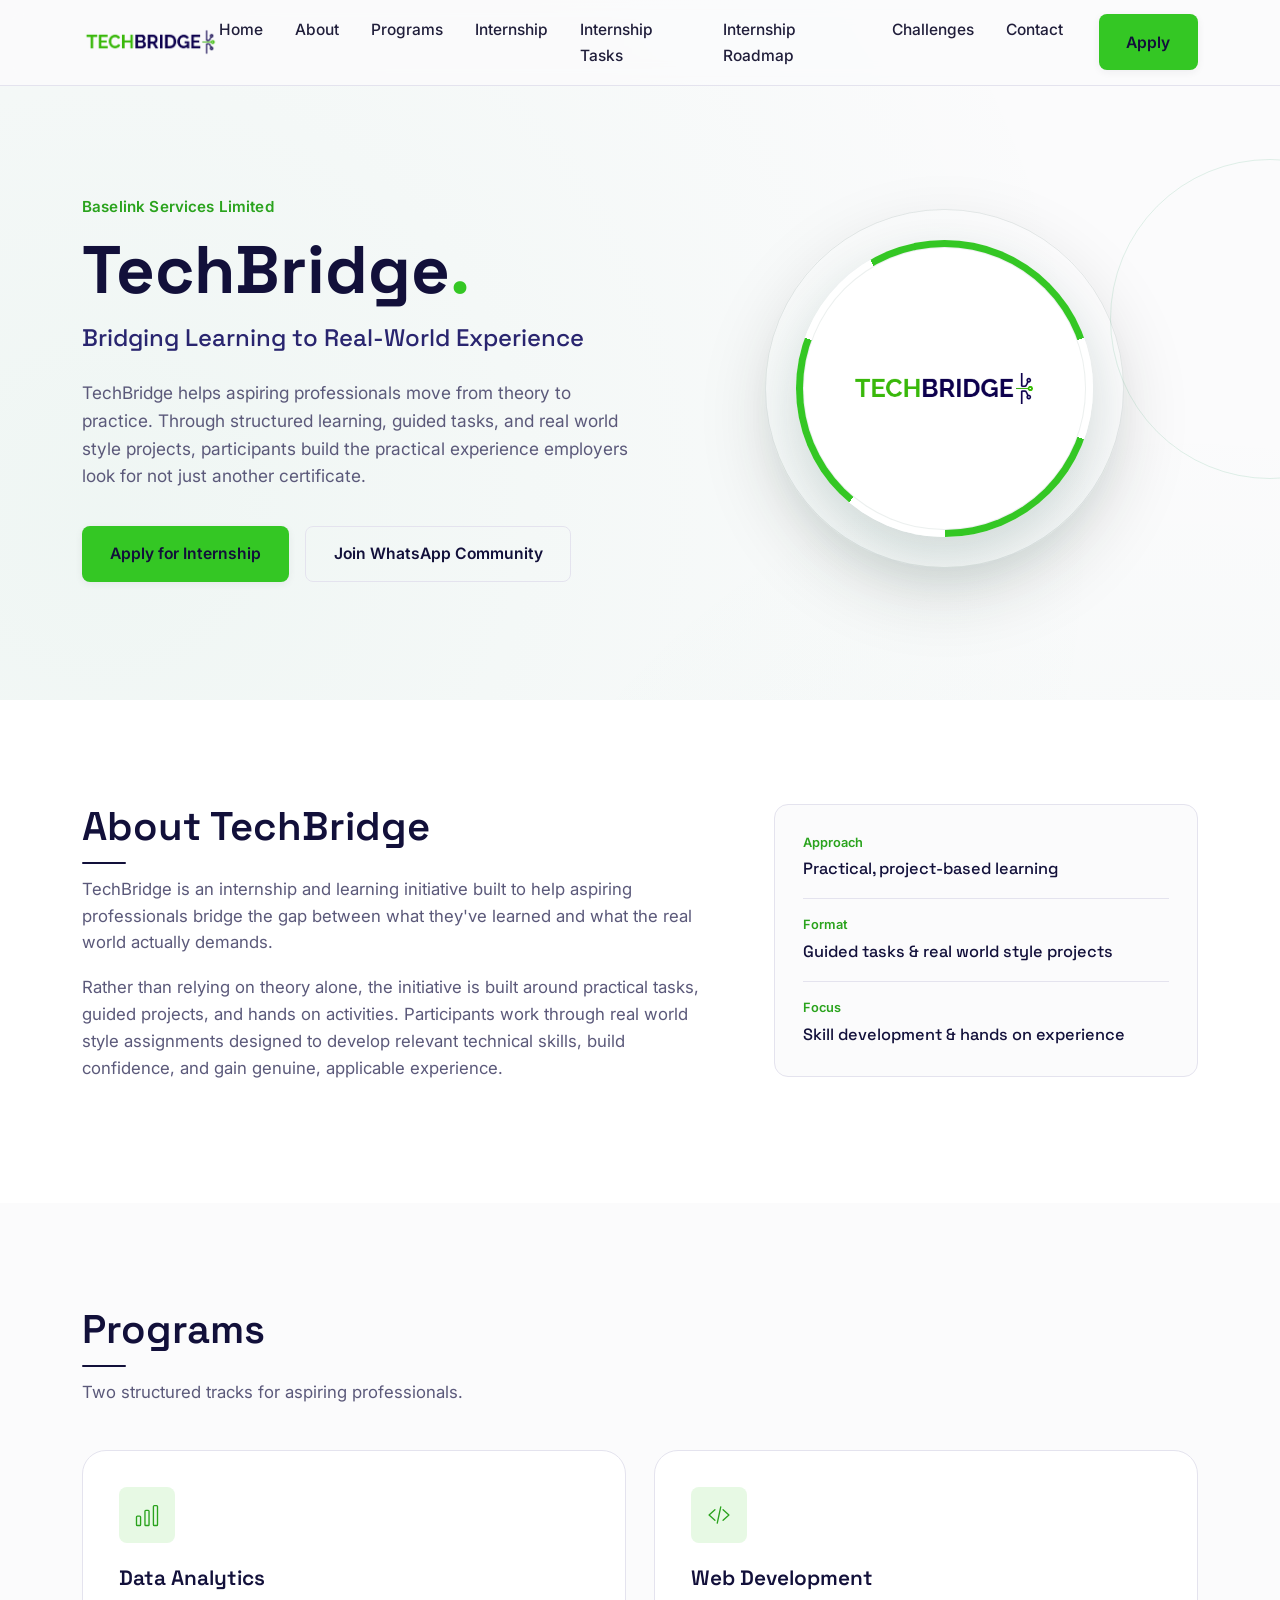
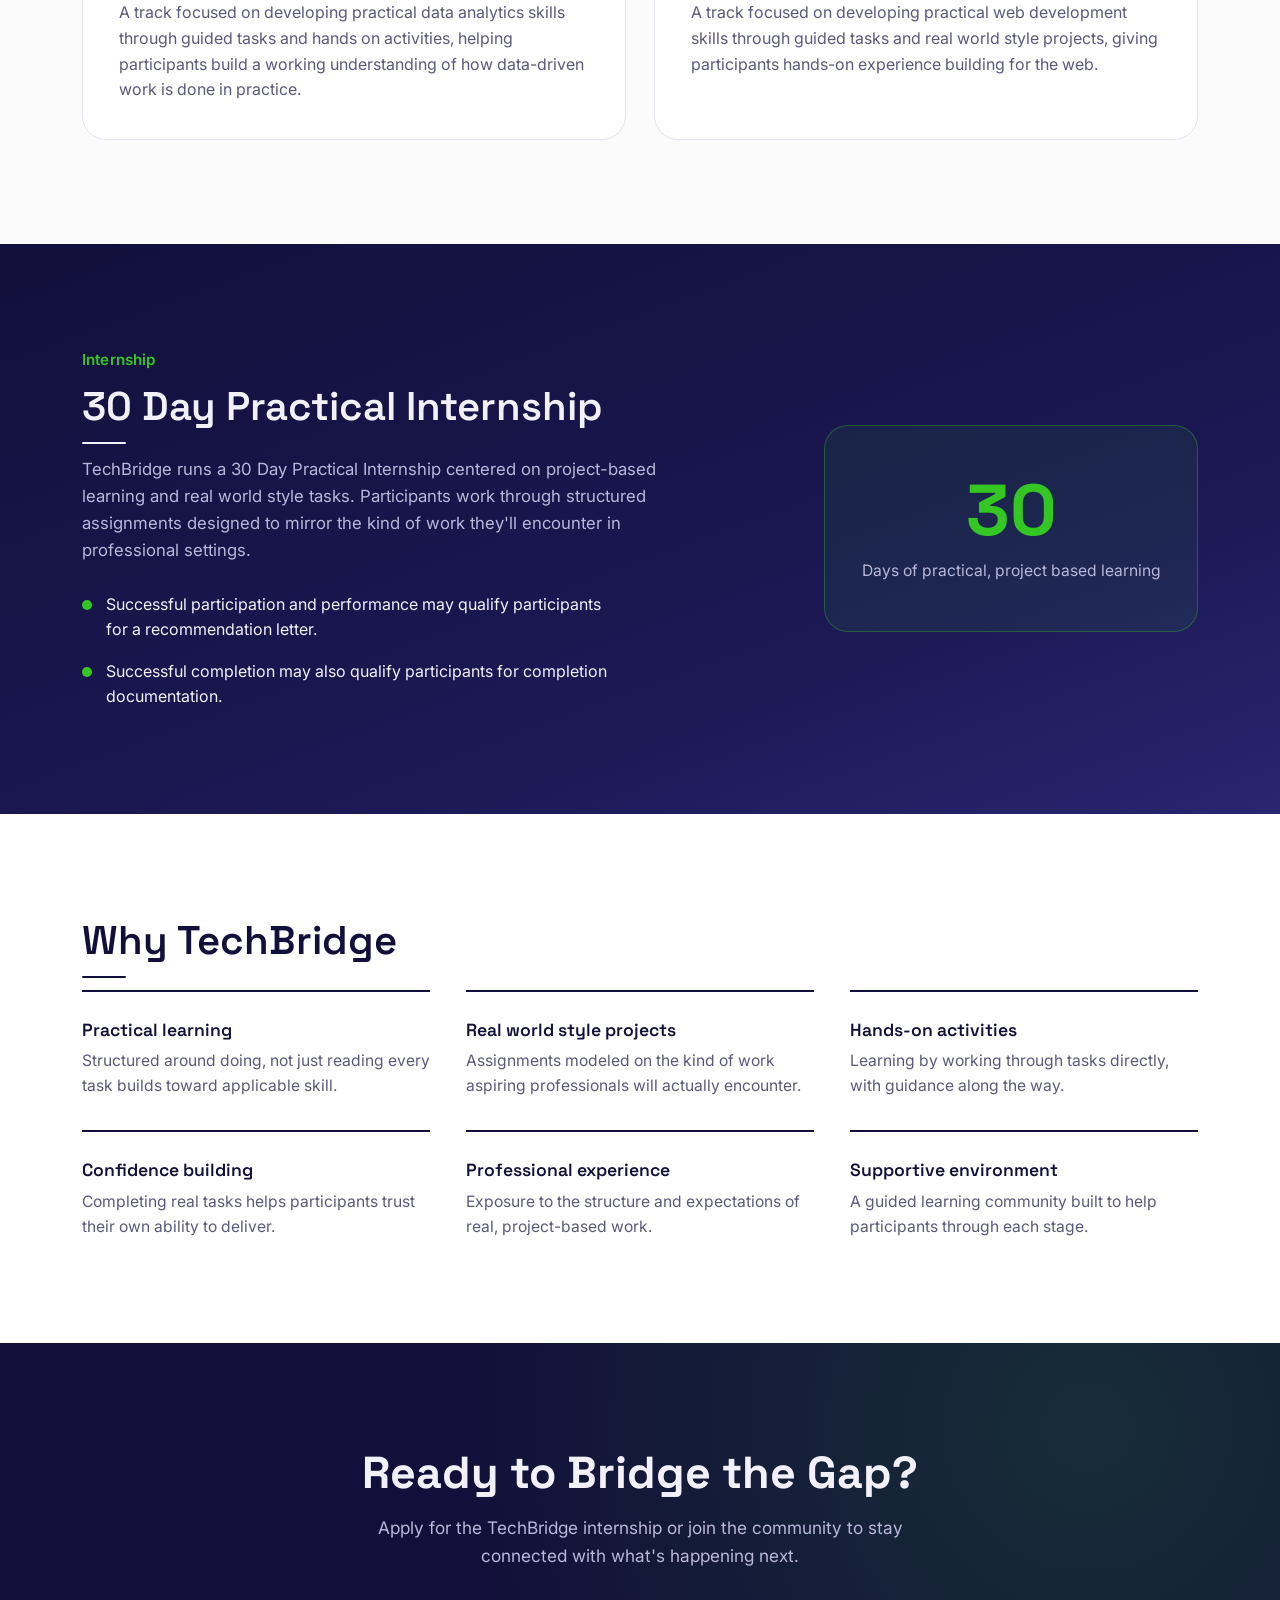
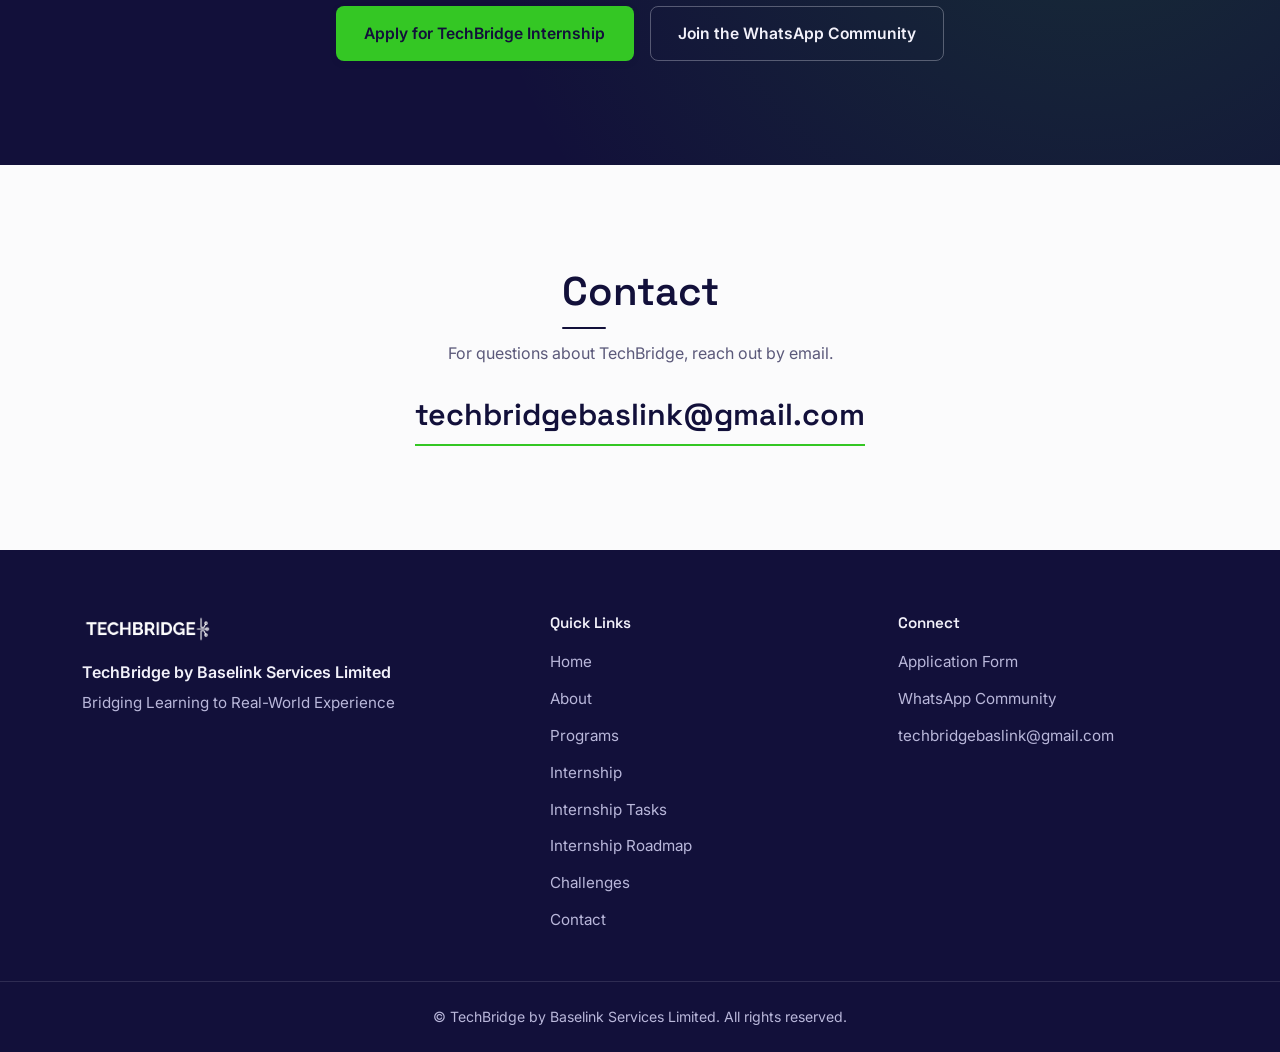
<file: index.html>
<!DOCTYPE html>
<html lang="en">
<head>
  <meta charset="UTF-8">
  <meta name="viewport" content="width=device-width, initial-scale=1.0">
  <title>TechBridge by Baselink Services Limited — Bridging Learning to Real-World Experience</title>
  <meta name="description" content="TechBridge by Baselink Services Limited offers a 30-Day Practical Internship in Data Analytics and Web Development, helping aspiring professionals bridge learning to real-world experience.">
  <link rel="icon" type="image/png" href="techbridge-logo.png">
  <link rel="preconnect" href="https://fonts.googleapis.com">
  <link rel="preconnect" href="https://fonts.gstatic.com" crossorigin>
  <link href="https://fonts.googleapis.com/css2?family=Space+Grotesk:wght@500;600;700&family=Inter:wght@400;500;600&display=swap" rel="stylesheet">
  <link rel="stylesheet" href="style.css">
</head>
<body data-page="index">

  <!-- Skip link for keyboard/screen-reader users -->
  <a class="skip-link" href="#main">Skip to main content</a>

  <!-- ============ NAVIGATION ============ -->
  <header class="site-header">
    <nav class="navbar" aria-label="Primary navigation">
      <a href="#top" class="brand">
        <img src="techbridge-logo.png" alt="TechBridge logo" class="brand-logo">
      </a>

      <button class="nav-toggle" id="navToggle" aria-expanded="false" aria-controls="navMenu" aria-label="Open menu">
        <span></span><span></span><span></span>
      </button>

      <div class="nav-menu" id="navMenu">
        <ul class="nav-links">
          <li><a href="#top" class="nav-link">Home</a></li>
          <li><a href="#about" class="nav-link">About</a></li>
          <li><a href="programs.html" class="nav-link">Programs</a></li>
          <li><a href="#internship" class="nav-link">Internship</a></li>
          <li><a href="tasks.html" class="nav-link">Internship Tasks</a></li>
          <li><a href="internship-roadmap.html" class="nav-link">Internship Roadmap</a></li>
          <li><a href="challenges.html" class="nav-link">Challenges</a></li>
          <li><a href="#contact" class="nav-link">Contact</a></li>
        </ul>
        <a href="https://forms.gle/8EbdSy5ttGfLZfjv5?utm_source=chatgpt.com"
           class="btn btn-primary nav-apply"
           target="_blank" rel="noopener noreferrer">Apply</a>
      </div>
    </nav>
  </header>

  <main id="main">

    <!-- ============ HERO ============ -->
    <section id="top" class="hero">
      <div class="hero-inner">
        <div class="hero-content">
          <p class="eyebrow">Baselink Services Limited</p>
          <h1 class="hero-title">
            TechBridge<span class="hero-title-accent">.</span>
          </h1>
          <p class="hero-tagline">Bridging Learning to Real-World Experience</p>
          <p class="hero-body">
            TechBridge helps aspiring professionals move from theory to practice.
            Through structured learning, guided tasks, and real world style projects,
            participants build the practical experience employers look for 
            not just another certificate.
          </p>
          <div class="hero-actions">
            <a href="https://forms.gle/8EbdSy5ttGfLZfjv5?utm_source=chatgpt.com"
               class="btn btn-primary" target="_blank" rel="noopener noreferrer">
              Apply for Internship
            </a>
            <a href="https://chat.whatsapp.com/FqpBvYS4oaK32cXDxc8JIS?utm_source=chatgpt.com"
               class="btn btn-secondary" target="_blank" rel="noopener noreferrer">
              Join WhatsApp Community
            </a>
          </div>
        </div>

        <div class="hero-visual">
          <div class="hero-logo-orbit" aria-label="TechBridge logo">
            <div class="hero-logo-ring">
              <div class="hero-logo-core">
                <img src="techbridge-logo.png" alt="TechBridge logo" class="hero-logo-image">
              </div>
            </div>
          </div>
        </div>
      </div>
    </section>

    <!-- ============ ABOUT ============ -->
    <section id="about" class="section about">
      <div class="section-inner about-grid">
        <div class="about-text">
          <h2 class="section-title">About TechBridge</h2>
          <p>
            TechBridge is an internship and learning initiative built to help aspiring
            professionals bridge the gap between what they've learned and what the
            real world actually demands.
          </p>
          <p>
            Rather than relying on theory alone, the initiative is built around
            practical tasks, guided projects, and hands on activities. Participants
            work through real world style assignments designed to develop relevant
            technical skills, build confidence, and gain genuine, applicable experience.
          </p>
        </div>
        <div class="about-panel">
          <div class="about-panel-row">
            <span class="about-panel-label">Approach</span>
            <span class="about-panel-value">Practical, project-based learning</span>
          </div>
          <div class="about-panel-row">
            <span class="about-panel-label">Format</span>
            <span class="about-panel-value">Guided tasks &amp; real world style projects</span>
          </div>
          <div class="about-panel-row">
            <span class="about-panel-label">Focus</span>
            <span class="about-panel-value">Skill development &amp; hands on experience</span>
          </div>
        </div>
      </div>
    </section>

    <!-- ============ PROGRAMS ============ -->
    <section id="programs" class="section programs">
      <div class="section-inner">
        <h2 class="section-title">Programs</h2>
        <p class="section-subtitle">Two structured tracks for aspiring professionals.</p>

        <div class="program-grid">
          <article class="program-card">
            <div class="program-icon" aria-hidden="true">
              <svg viewBox="0 0 48 48" fill="none">
                <rect x="6" y="26" width="7" height="16" rx="1.5" class="icon-stroke"/>
                <rect x="20.5" y="16" width="7" height="26" rx="1.5" class="icon-stroke"/>
                <rect x="35" y="8" width="7" height="34" rx="1.5" class="icon-stroke"/>
              </svg>
            </div>
            <h3 class="program-title">Data Analytics</h3>
            <p class="program-desc">
              A track focused on developing practical data analytics skills through
              guided tasks and hands on activities, helping participants build a
              working understanding of how data-driven work is done in practice.
            </p>
          </article>

          <article class="program-card">
            <div class="program-icon" aria-hidden="true">
              <svg viewBox="0 0 48 48" fill="none">
                <path d="M17 15 L7 24 L17 33" class="icon-stroke" stroke-linecap="round" stroke-linejoin="round"/>
                <path d="M31 15 L41 24 L31 33" class="icon-stroke" stroke-linecap="round" stroke-linejoin="round"/>
                <line x1="27" y1="10" x2="21" y2="38" class="icon-stroke" stroke-linecap="round"/>
              </svg>
            </div>
            <h3 class="program-title">Web Development</h3>
            <p class="program-desc">
              A track focused on developing practical web development skills through
              guided tasks and real world style projects, giving participants
              hands-on experience building for the web.
            </p>
          </article>
        </div>
      </div>
    </section>

    <!-- ============ INTERNSHIP ============ -->
    <section id="internship" class="section internship">
      <div class="section-inner internship-grid">
        <div class="internship-content">
          <p class="eyebrow eyebrow--light">Internship</p>
          <h2 class="section-title section-title--light">30 Day Practical Internship</h2>
          <p class="internship-body">
            TechBridge runs a 30 Day Practical Internship centered on project-based
            learning and real world style tasks. Participants work through
            structured assignments designed to mirror the kind of work they'll
            encounter in professional settings.
          </p>
          <ul class="internship-points">
            <li>
              <span class="point-mark" aria-hidden="true"></span>
              Successful participation and performance may qualify participants
              for a recommendation letter.
            </li>
            <li>
              <span class="point-mark" aria-hidden="true"></span>
              Successful completion may also qualify participants for completion
              documentation.
            </li>
          </ul>
        </div>
        <div class="internship-card">
          <span class="internship-card-number">30</span>
          <span class="internship-card-label">Days of practical, project based learning</span>
        </div>
      </div>
    </section>

    <!-- ============ WHY TECHBRIDGE ============ -->
    <section class="section why">
      <div class="section-inner">
        <h2 class="section-title">Why TechBridge</h2>
        <div class="why-grid">
          <div class="why-item">
            <h3>Practical learning</h3>
            <p>Structured around doing, not just reading every task builds toward applicable skill.</p>
          </div>
          <div class="why-item">
            <h3>Real world style projects</h3>
            <p>Assignments modeled on the kind of work aspiring professionals will actually encounter.</p>
          </div>
          <div class="why-item">
            <h3>Hands-on activities</h3>
            <p>Learning by working through tasks directly, with guidance along the way.</p>
          </div>
          <div class="why-item">
            <h3>Confidence building</h3>
            <p>Completing real tasks helps participants trust their own ability to deliver.</p>
          </div>
          <div class="why-item">
            <h3>Professional experience</h3>
            <p>Exposure to the structure and expectations of real, project-based work.</p>
          </div>
          <div class="why-item">
            <h3>Supportive environment</h3>
            <p>A guided learning community built to help participants through each stage.</p>
          </div>
        </div>
      </div>
    </section>

    <!-- ============ APPLICATION CTA ============ -->
    <section class="section cta">
      <div class="section-inner cta-inner">
        <h2 class="cta-title">Ready to Bridge the Gap?</h2>
        <p class="cta-body">
          Apply for the TechBridge internship or join the community to stay
          connected with what's happening next.
        </p>
        <div class="cta-actions">
          <a href="https://forms.gle/8EbdSy5ttGfLZfjv5?utm_source=chatgpt.com"
             class="btn btn-primary" target="_blank" rel="noopener noreferrer">
            Apply for TechBridge Internship
          </a>
          <a href="https://chat.whatsapp.com/FqpBvYS4oaK32cXDxc8JIS?utm_source=chatgpt.com"
             class="btn btn-secondary" target="_blank" rel="noopener noreferrer">
            Join the WhatsApp Community
          </a>
        </div>
      </div>
    </section>

    <!-- ============ CONTACT ============ -->
    <section id="contact" class="section contact">
      <div class="section-inner contact-inner">
        <h2 class="section-title">Contact</h2>
        <p class="contact-body">For questions about TechBridge, reach out by email.</p>
        <a href="mailto:techbridgebaslink@gmail.com" class="contact-email">
          techbridgebaslink@gmail.com
        </a>
      </div>
    </section>

  </main>

  <!-- ============ FOOTER ============ -->
  <footer class="site-footer">
    <div class="footer-inner">
      <div class="footer-brand">
        <img src="techbridge-logo.png" alt="TechBridge logo" class="footer-logo">
        <p class="footer-org">TechBridge by Baselink Services Limited</p>
        <p class="footer-tagline">Bridging Learning to Real-World Experience</p>
      </div>

      <div class="footer-col">
        <h3 class="footer-heading">Quick Links</h3>
        <ul class="footer-links">
          <li><a href="#top">Home</a></li>
          <li><a href="#about">About</a></li>
          <li><a href="programs.html">Programs</a></li>
          <li><a href="#internship">Internship</a></li>
          <li><a href="tasks.html">Internship Tasks</a></li>
          <li><a href="internship-roadmap.html">Internship Roadmap</a></li>
          <li><a href="challenges.html">Challenges</a></li>
          <li><a href="#contact">Contact</a></li>
        </ul>
      </div>

      <div class="footer-col">
        <h3 class="footer-heading">Connect</h3>
        <ul class="footer-links">
          <li><a href="https://forms.gle/8EbdSy5ttGfLZfjv5?utm_source=chatgpt.com" target="_blank" rel="noopener noreferrer">Application Form</a></li>
          <li><a href="https://chat.whatsapp.com/FqpBvYS4oaK32cXDxc8JIS?utm_source=chatgpt.com" target="_blank" rel="noopener noreferrer">WhatsApp Community</a></li>
          <li><a href="mailto:techbridgebaslink@gmail.com">techbridgebaslink@gmail.com</a></li>
        </ul>
      </div>
    </div>

    <div class="footer-bottom">
      <p>&copy; TechBridge by Baselink Services Limited. All rights reserved.</p>
    </div>
  </footer>

  <script src="script.js"></script>
</body>
</html>
</file>
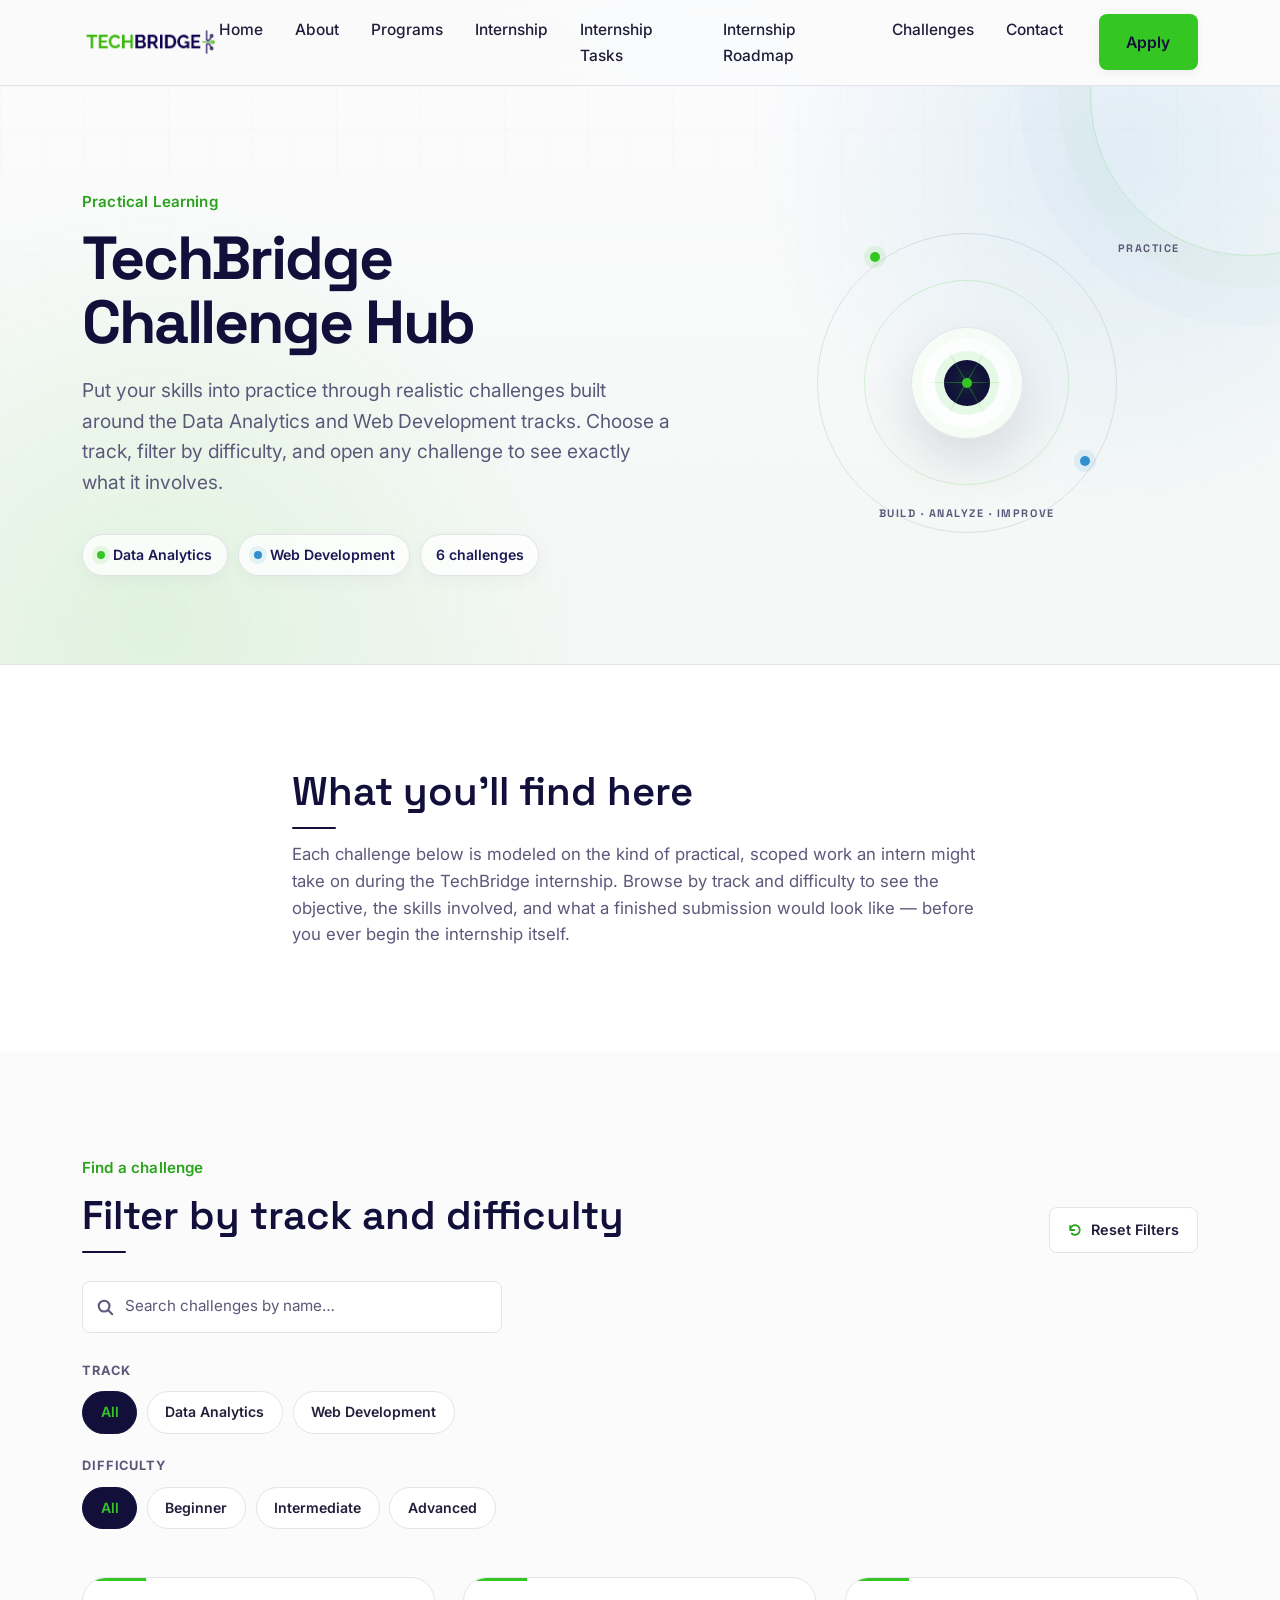
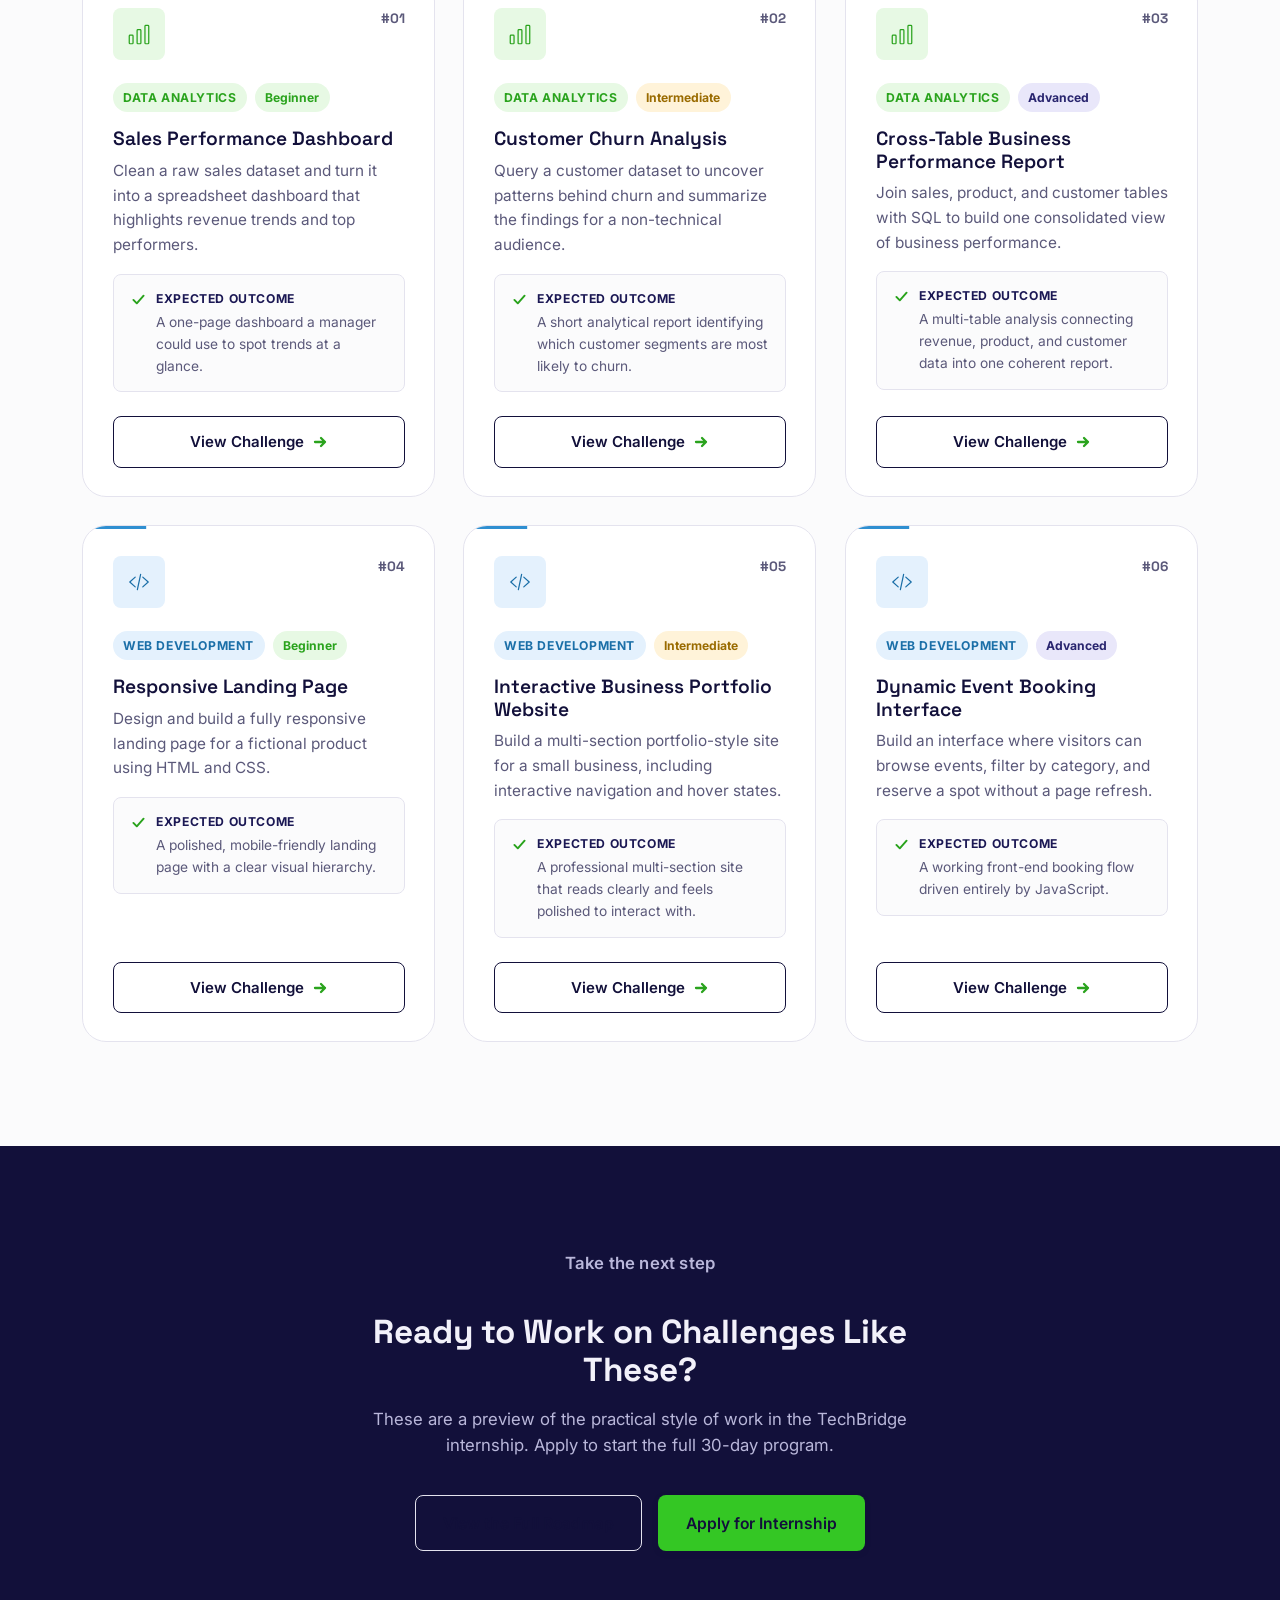
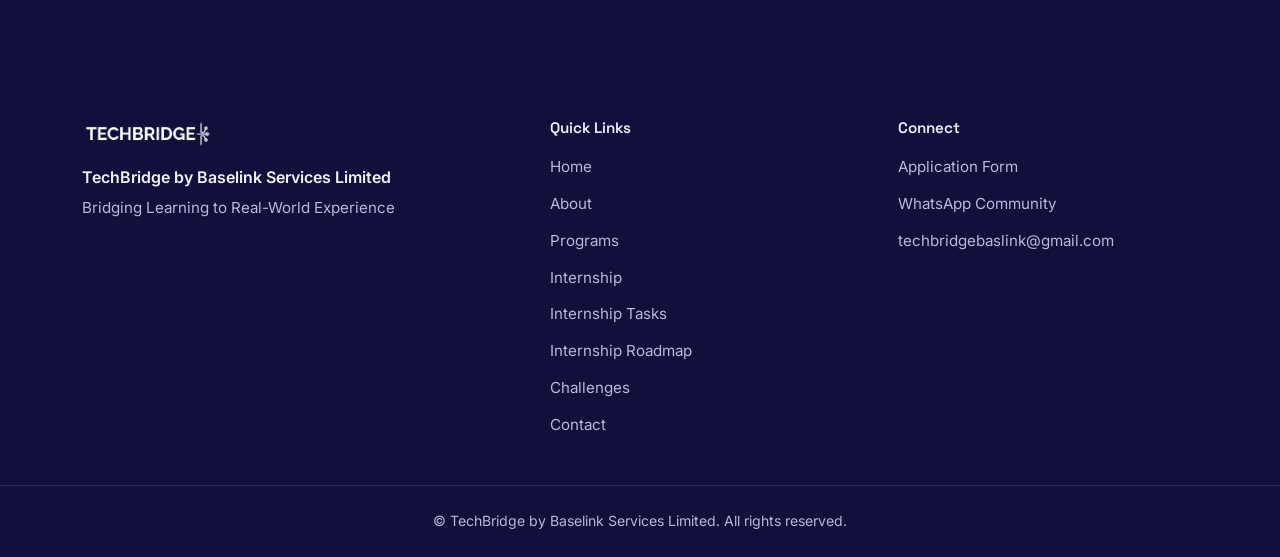
<file: challenges.html>
<!DOCTYPE html>
<html lang="en">
<head>
  <meta charset="UTF-8">
  <meta name="viewport" content="width=device-width, initial-scale=1.0">
  <title>Challenge Hub | TechBridge by Baselink Services Limited</title>
  <meta name="description" content="Explore practical TechBridge challenges across the Data Analytics and Web Development tracks. Filter by track and difficulty, then view full challenge details.">
  <link rel="icon" type="image/png" href="techbridge-logo.png">
  <link rel="preconnect" href="https://fonts.googleapis.com">
  <link rel="preconnect" href="https://fonts.gstatic.com" crossorigin>
  <link href="https://fonts.googleapis.com/css2?family=Space+Grotesk:wght@500;600;700&family=Inter:wght@400;500;600&display=swap" rel="stylesheet">
  <link rel="stylesheet" href="style.css">
</head>
<body data-page="challenges">

  <!-- Skip link for keyboard/screen-reader users -->
  <a class="skip-link" href="#main">Skip to main content</a>

  <!-- ============ NAVIGATION ============ -->
  <header class="site-header">
    <nav class="navbar" aria-label="Primary navigation">
      <a href="index.html" class="brand" aria-label="TechBridge home">
        <img src="techbridge-logo.png" alt="TechBridge logo" class="brand-logo">
      </a>

      <button class="nav-toggle" id="navToggle" aria-expanded="false" aria-controls="navMenu" aria-label="Open menu">
        <span></span><span></span><span></span>
      </button>

      <div class="nav-menu" id="navMenu">
        <ul class="nav-links">
          <li><a href="index.html" class="nav-link">Home</a></li>
          <li><a href="index.html#about" class="nav-link">About</a></li>
          <li><a href="programs.html" class="nav-link">Programs</a></li>
          <li><a href="index.html#internship" class="nav-link">Internship</a></li>
          <li><a href="tasks.html" class="nav-link">Internship Tasks</a></li>
          <li><a href="internship-roadmap.html" class="nav-link">Internship Roadmap</a></li>
          <li><a href="challenges.html" class="nav-link" aria-current="page">Challenges</a></li>
          <li><a href="index.html#contact" class="nav-link">Contact</a></li>
        </ul>
        <a href="https://forms.gle/8EbdSy5ttGfLZfjv5"
           class="btn btn-primary nav-apply"
           target="_blank" rel="noopener noreferrer">Apply</a>
      </div>
    </nav>
  </header>

  <main id="main">

    <!-- ============ CHALLENGE HUB HERO ============ -->
    <section class="challenges-hero">
      <div class="section-inner challenges-hero-inner">
        <div class="challenges-hero-copy">
          <p class="eyebrow challenges-hero-eyebrow">Practical Learning</p>
          <h1 class="challenges-hero-title">TechBridge Challenge Hub</h1>
          <p class="challenges-hero-lead">
            Put your skills into practice through realistic challenges built around the
            Data Analytics and Web Development tracks. Choose a track, filter by
            difficulty, and open any challenge to see exactly what it involves.
          </p>
          <div class="challenges-hero-meta">
            <span class="challenges-pill">
              <span class="challenges-pill-dot challenges-pill-dot--green" aria-hidden="true"></span>
              Data Analytics
            </span>
            <span class="challenges-pill">
              <span class="challenges-pill-dot challenges-pill-dot--blue" aria-hidden="true"></span>
              Web Development
            </span>
            <span class="challenges-pill" id="challengeCountPill">6 challenges</span>
          </div>
        </div>

        <div class="challenge-hero-visual" aria-hidden="true">
          <div class="challenge-orbit challenge-orbit--outer"></div>
          <div class="challenge-orbit challenge-orbit--inner"></div>
          <div class="challenge-signal">
            <span class="challenge-signal-line"></span>
            <span class="challenge-signal-line"></span>
            <span class="challenge-signal-line"></span>
            <div class="challenge-signal-core">
              <span class="challenge-signal-dot"></span>
            </div>
          </div>
          <div class="challenge-hero-label challenge-hero-label--top">PRACTICE</div>
          <div class="challenge-hero-label challenge-hero-label--bottom">BUILD · ANALYZE · IMPROVE</div>
        </div>
      </div>
    </section>

    <!-- ============ OVERVIEW ============ -->
    <section class="section challenges-overview">
      <div class="section-inner challenges-overview-inner">
        <h2 class="section-title">What you'll find here</h2>
        <p>
          Each challenge below is modeled on the kind of practical, scoped work an
          intern might take on during the TechBridge internship. Browse by track and
          difficulty to see the objective, the skills involved, and what a finished
          submission would look like — before you ever begin the internship itself.
        </p>
      </div>
    </section>

    <!-- ============ FILTERS ============ -->
    <section class="section challenge-filters-section">
      <div class="section-inner">
        <div class="challenge-filters-head">
          <div>
            <p class="eyebrow">Find a challenge</p>
            <h2 class="section-title" style="margin-bottom:0;">Filter by track and difficulty</h2>
          </div>
          <button type="button" class="challenge-reset-btn" id="resetFiltersBtn">
            <svg viewBox="0 0 20 20" fill="none" aria-hidden="true">
              <path d="M4 10a6 6 0 1 1 1.9 4.4M4 10V5m0 5h5" class="icon-stroke" stroke-width="1.6" stroke-linecap="round" stroke-linejoin="round"/>
            </svg>
            Reset Filters
          </button>
        </div>

        <div class="challenge-search-wrap">
          <svg class="challenge-search-icon" viewBox="0 0 20 20" fill="none" aria-hidden="true">
            <circle cx="9" cy="9" r="6" class="icon-stroke" stroke-width="1.6"/>
            <line x1="13.6" y1="13.6" x2="18" y2="18" class="icon-stroke" stroke-width="1.6" stroke-linecap="round"/>
          </svg>
          <input type="search"
                 id="challengeSearchInput"
                 class="challenge-search-input"
                 placeholder="Search challenges by name…"
                 aria-label="Search challenges by name">
        </div>

        <div class="challenge-filter-group" role="group" aria-label="Filter by track">
          <span class="challenge-filter-label">Track</span>
          <div class="challenge-filter-pills" id="trackFilterGroup">
            <button type="button" class="filter-pill is-active" data-filter="track" data-value="all">All</button>
            <button type="button" class="filter-pill" data-filter="track" data-value="Data Analytics">Data Analytics</button>
            <button type="button" class="filter-pill" data-filter="track" data-value="Web Development">Web Development</button>
          </div>
        </div>

        <div class="challenge-filter-group" role="group" aria-label="Filter by difficulty">
          <span class="challenge-filter-label">Difficulty</span>
          <div class="challenge-filter-pills" id="difficultyFilterGroup">
            <button type="button" class="filter-pill is-active" data-filter="difficulty" data-value="all">All</button>
            <button type="button" class="filter-pill" data-filter="difficulty" data-value="Beginner">Beginner</button>
            <button type="button" class="filter-pill" data-filter="difficulty" data-value="Intermediate">Intermediate</button>
            <button type="button" class="filter-pill" data-filter="difficulty" data-value="Advanced">Advanced</button>
          </div>
        </div>
      </div>
    </section>

    <!-- ============ CHALLENGE GRID ============ -->
    <section class="section challenges-grid-section">
      <div class="section-inner">
        <div class="challenge-grid" id="challengeGrid" aria-live="polite">
          <!-- Challenge cards are rendered here by JavaScript (see script.js) -->
        </div>

        <div class="challenge-empty-state" id="challengeEmptyState" hidden>
          <div class="challenge-empty-icon" aria-hidden="true">
            <svg viewBox="0 0 48 48" fill="none">
              <circle cx="21" cy="21" r="13" class="icon-stroke" stroke-width="2.2"/>
              <line x1="30.5" y1="30.5" x2="41" y2="41" class="icon-stroke" stroke-width="2.2" stroke-linecap="round"/>
            </svg>
          </div>
          <h3>No challenges match your current filters</h3>
          <p>Try a different track, difficulty, or search term.</p>
          <button type="button" class="btn btn-primary" id="emptyStateResetBtn">Reset Filters</button>
        </div>
      </div>
    </section>

    <!-- ============ APPLICATION CTA ============ -->
    <section class="section challenges-cta">
      <div class="section-inner challenges-cta-inner">
        <p class="eyebrow eyebrow--light">Take the next step</p>
        <h2>Ready to Work on Challenges Like These?</h2>
        <p>These are a preview of the practical style of work in the TechBridge internship. Apply to start the full 30-day program.</p>
        <div class="challenges-cta-actions">
          <a href="internship-roadmap.html" class="btn btn-secondary">View the Full Roadmap</a>
          <a href="https://forms.gle/8EbdSy5ttGfLZfjv5" class="btn btn-primary" target="_blank" rel="noopener noreferrer">Apply for Internship</a>
        </div>
      </div>
    </section>

  </main>

  <!-- ============ CHALLENGE DETAIL MODAL ============ -->
  <div class="challenge-modal-overlay" id="challengeModalOverlay" hidden>
    <div class="challenge-modal"
         id="challengeModal"
         role="dialog"
         aria-modal="true"
         aria-labelledby="challengeModalTitle">
      <button type="button" class="challenge-modal-close" id="challengeModalClose" aria-label="Close challenge details">
        <svg viewBox="0 0 20 20" fill="none" aria-hidden="true">
          <line x1="5" y1="5" x2="15" y2="15" class="icon-stroke" stroke-width="1.8" stroke-linecap="round"/>
          <line x1="15" y1="5" x2="5" y2="15" class="icon-stroke" stroke-width="1.8" stroke-linecap="round"/>
        </svg>
      </button>

      <div class="challenge-modal-head">
        <span class="challenge-modal-track" id="challengeModalTrack">Track</span>
        <span class="challenge-modal-difficulty" id="challengeModalDifficulty">Difficulty</span>
      </div>

      <h2 class="challenge-modal-title" id="challengeModalTitle">Challenge title</h2>
      <p class="challenge-modal-desc" id="challengeModalDesc">Description</p>

      <div class="challenge-modal-body">
        <div class="challenge-modal-block">
          <h3>Objective</h3>
          <p id="challengeModalObjective"></p>
        </div>

        <div class="challenge-modal-block">
          <h3>Skills Required</h3>
          <ul class="challenge-modal-tags" id="challengeModalSkills"></ul>
        </div>

        <div class="challenge-modal-block">
          <h3>Tools</h3>
          <ul class="challenge-modal-tags" id="challengeModalTools"></ul>
        </div>

        <div class="challenge-modal-grid">
          <div class="challenge-modal-block">
            <h3>What to Produce</h3>
            <p id="challengeModalDeliverables"></p>
          </div>
          <div class="challenge-modal-block">
            <h3>Estimated Time</h3>
            <p id="challengeModalTime"></p>
          </div>
        </div>

        <div class="challenge-modal-block challenge-modal-outcome">
          <h3>Expected Result</h3>
          <p id="challengeModalResult"></p>
        </div>
      </div>
    </div>
  </div>

  <!-- ============ FOOTER ============ -->
  <footer class="site-footer">
    <div class="footer-inner">
      <div class="footer-brand">
        <img src="techbridge-logo.png" alt="TechBridge logo" class="footer-logo">
        <p class="footer-org">TechBridge by Baselink Services Limited</p>
        <p class="footer-tagline">Bridging Learning to Real-World Experience</p>
      </div>

      <div class="footer-col">
        <h3 class="footer-heading">Quick Links</h3>
        <ul class="footer-links">
          <li><a href="index.html">Home</a></li>
          <li><a href="index.html#about">About</a></li>
          <li><a href="programs.html">Programs</a></li>
          <li><a href="index.html#internship">Internship</a></li>
          <li><a href="tasks.html">Internship Tasks</a></li>
          <li><a href="internship-roadmap.html">Internship Roadmap</a></li>
          <li><a href="challenges.html">Challenges</a></li>
          <li><a href="index.html#contact">Contact</a></li>
        </ul>
      </div>

      <div class="footer-col">
        <h3 class="footer-heading">Connect</h3>
        <ul class="footer-links">
          <li><a href="https://forms.gle/8EbdSy5ttGfLZfjv5" target="_blank" rel="noopener noreferrer">Application Form</a></li>
          <li><a href="https://chat.whatsapp.com/FqpBvYS4oaK32cXDxc8JIS?utm_source=chatgpt.com" target="_blank" rel="noopener noreferrer">WhatsApp Community</a></li>
          <li><a href="mailto:techbridgebaslink@gmail.com">techbridgebaslink@gmail.com</a></li>
        </ul>
      </div>
    </div>

    <div class="footer-bottom">
      <p>&copy; TechBridge by Baselink Services Limited. All rights reserved.</p>
    </div>
  </footer>

  <script src="script.js"></script>
</body>
</html>
</file>
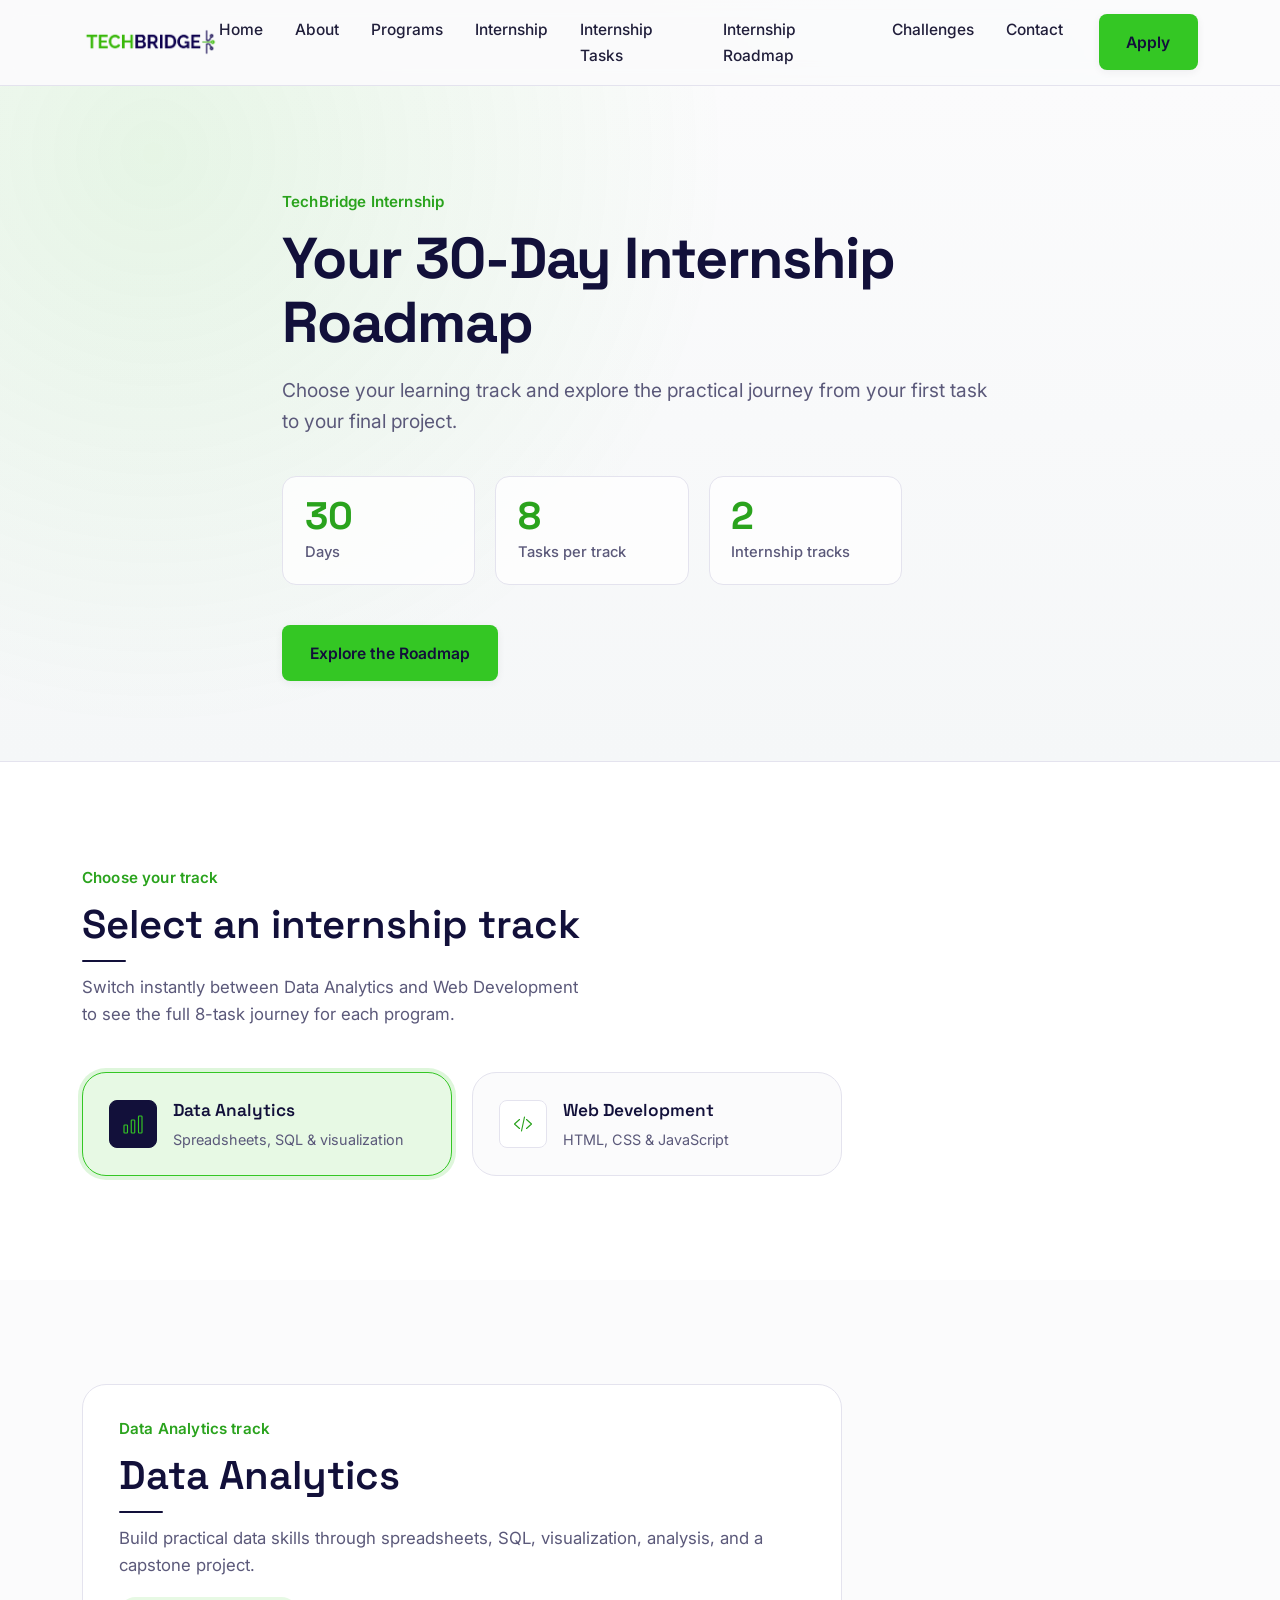
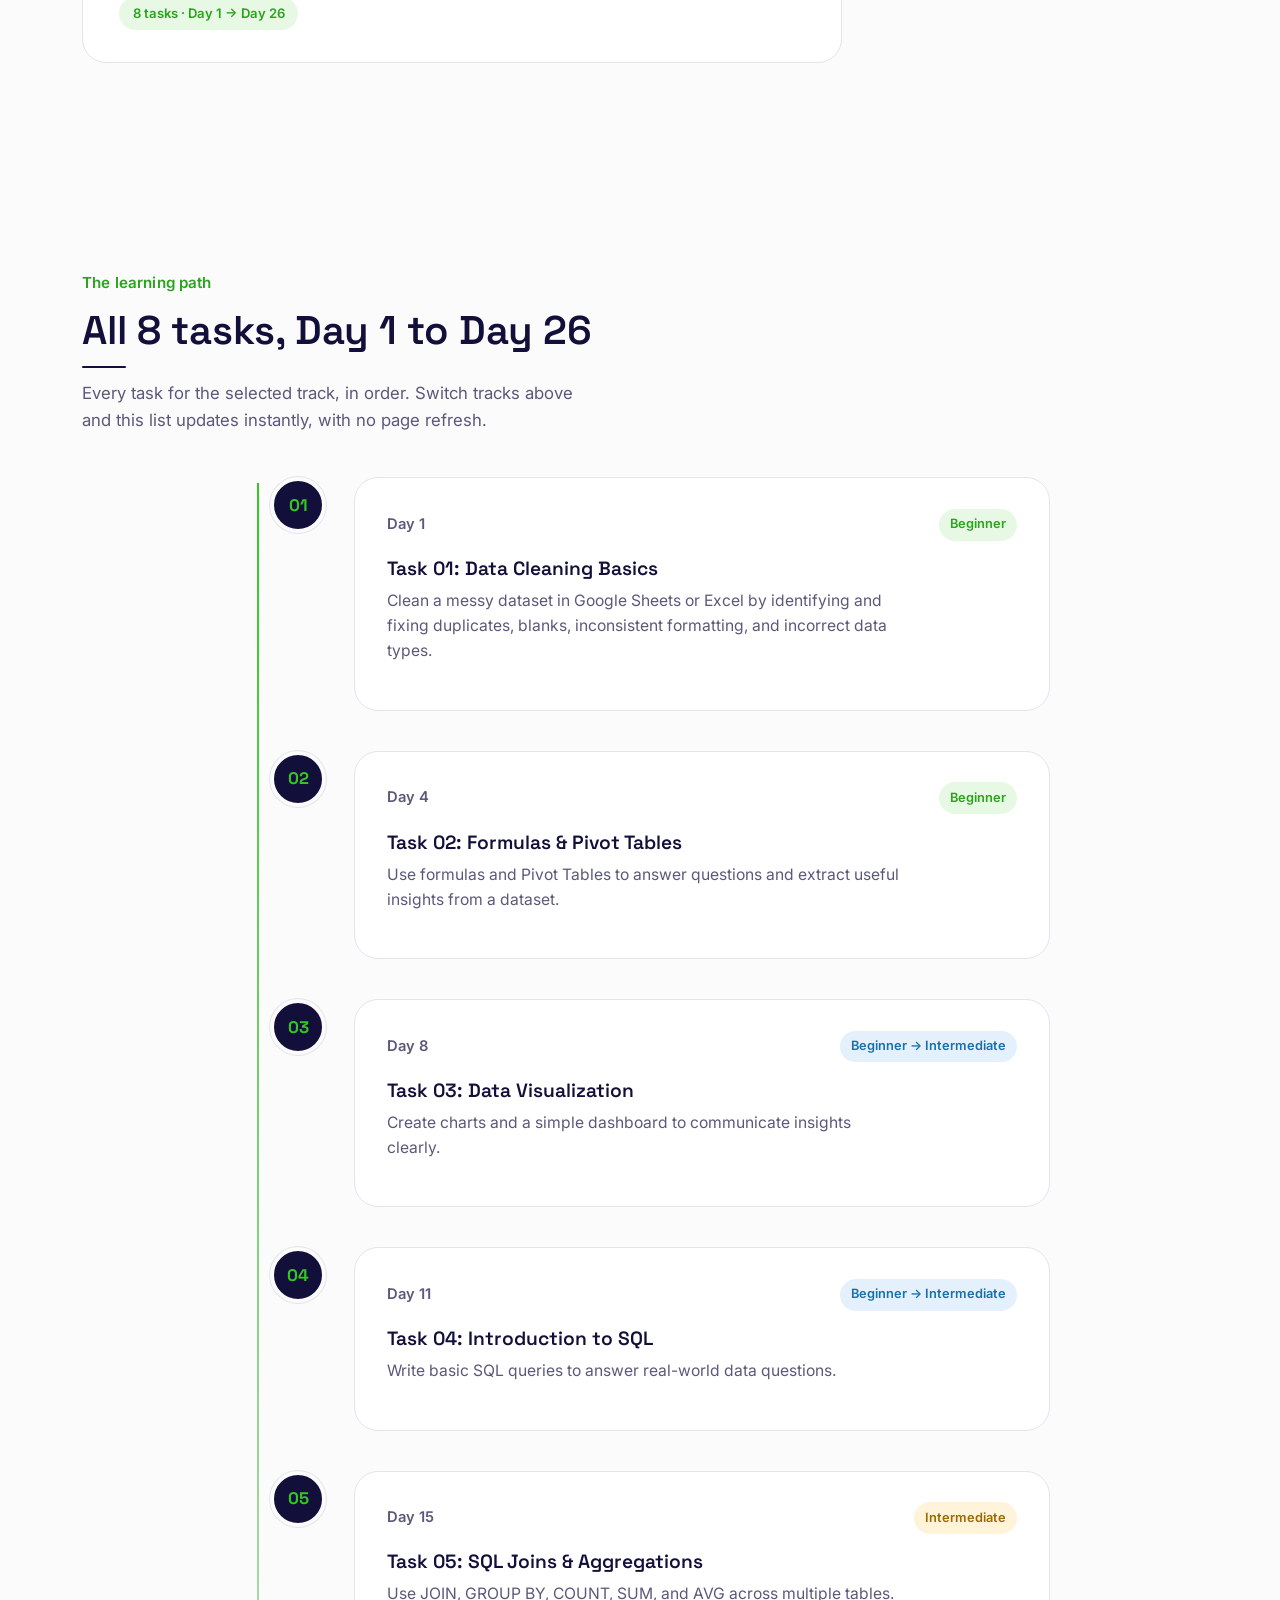
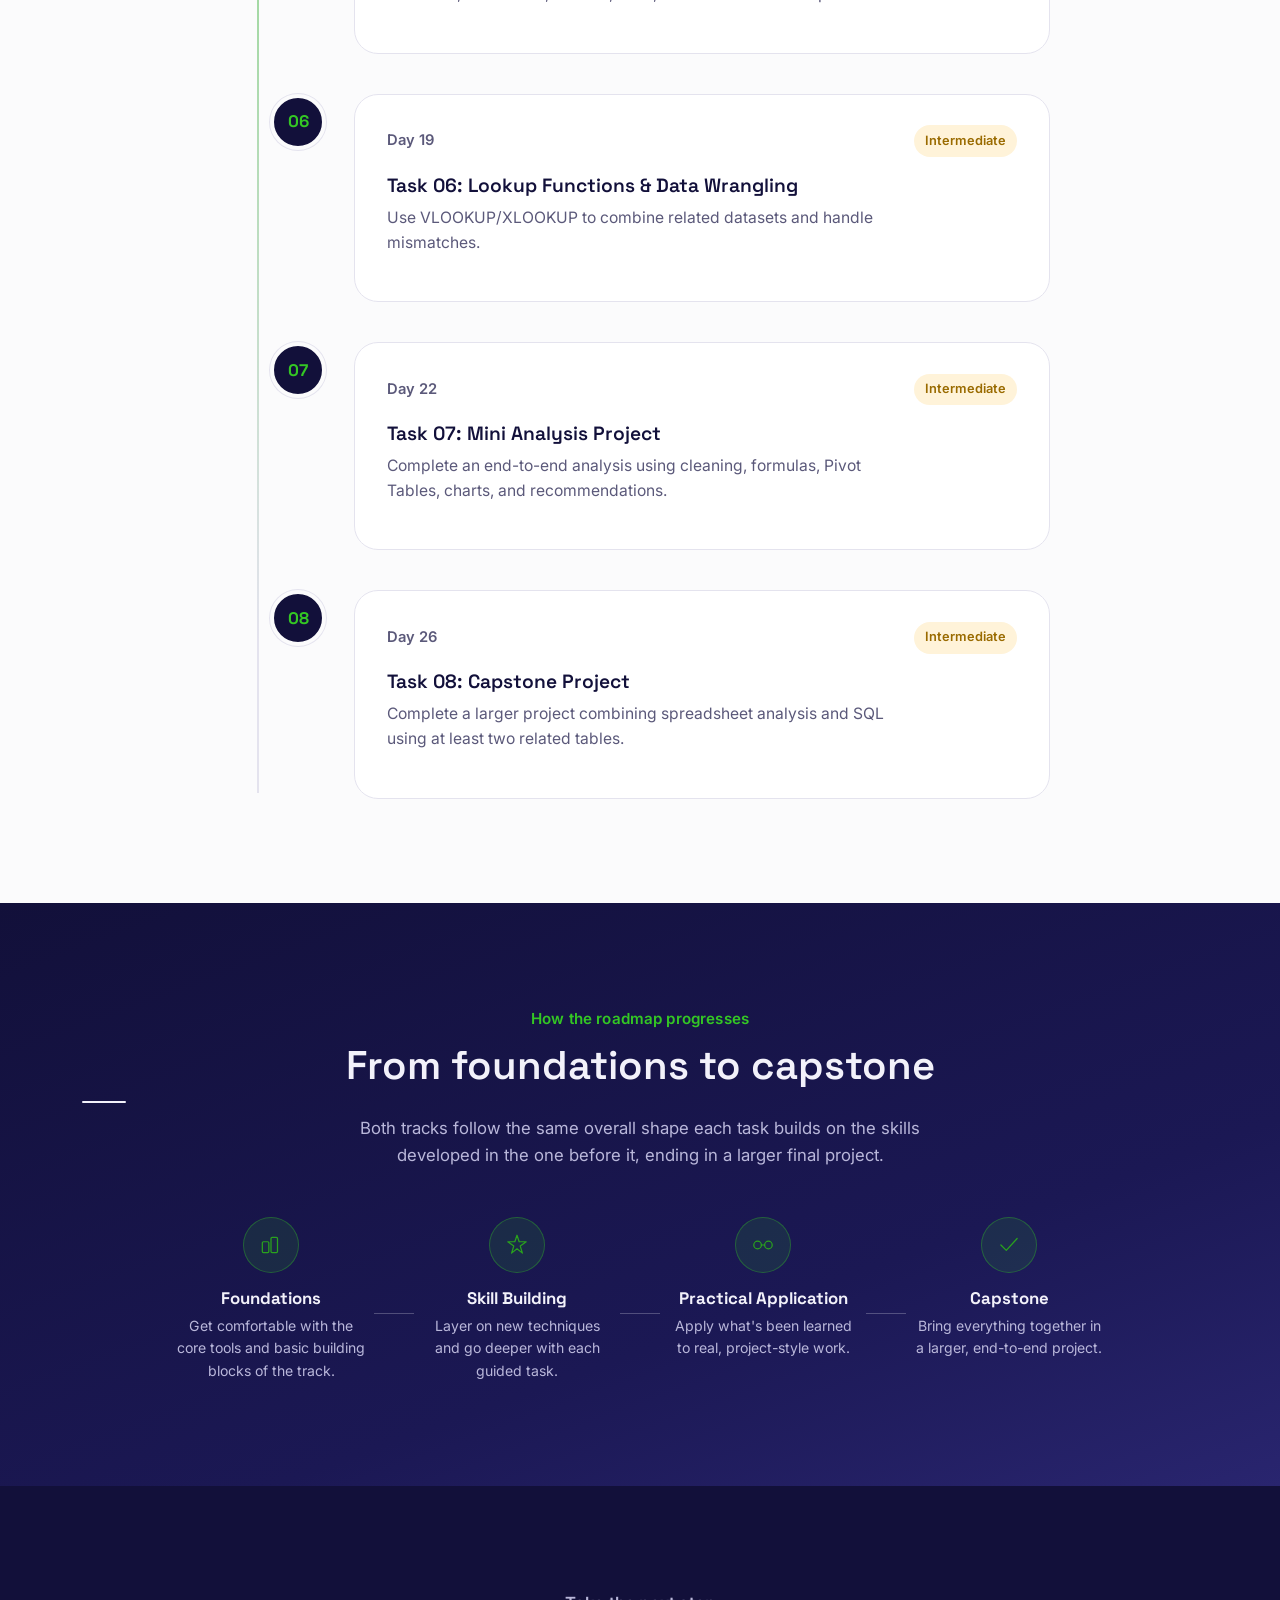
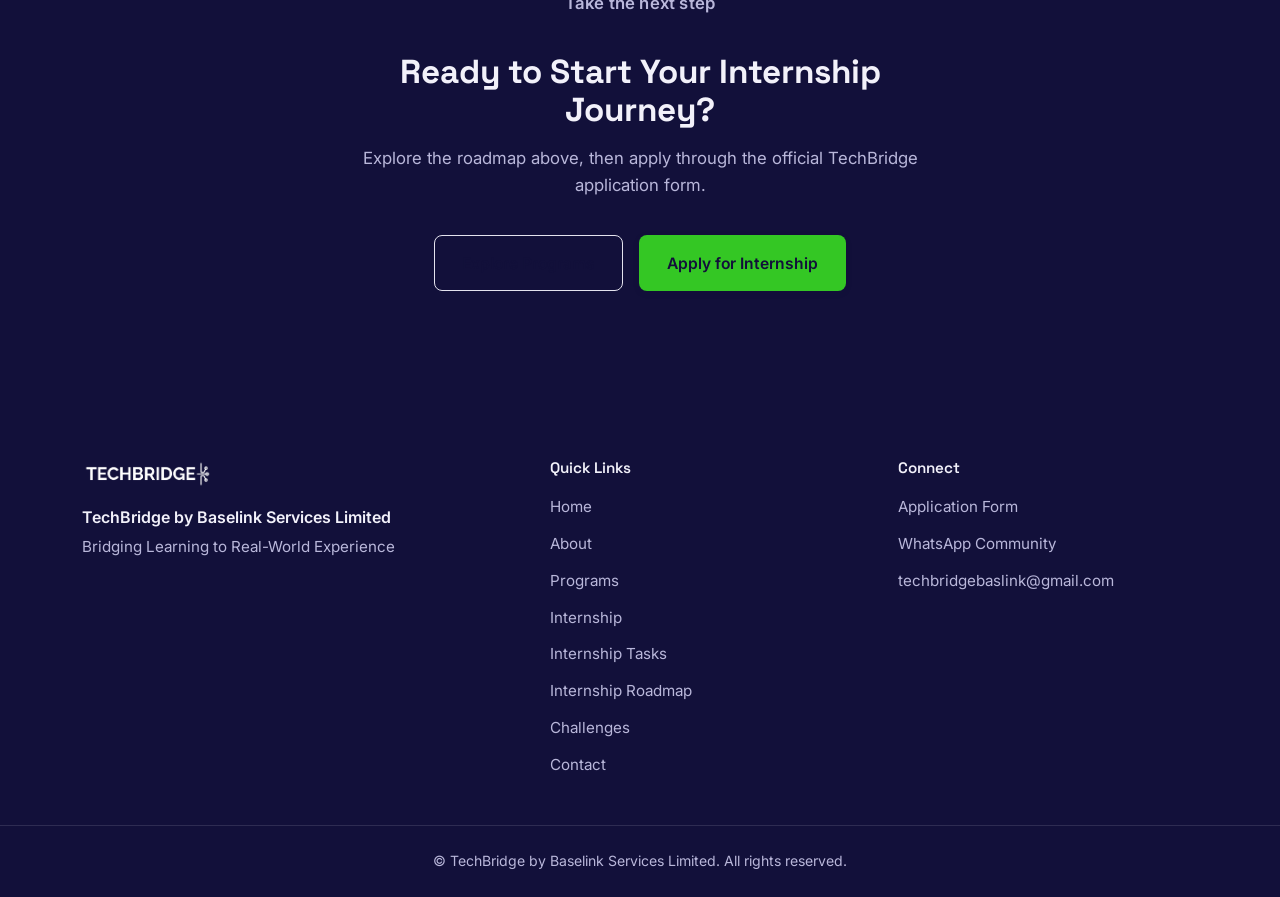
<file: internship-roadmap.html>
<!DOCTYPE html>
<html lang="en">
<head>
  <meta charset="UTF-8">
  <meta name="viewport" content="width=device-width, initial-scale=1.0">
  <title>Internship Roadmap | TechBridge by Baselink Services Limited</title>
  <meta name="description" content="Explore the TechBridge Internship Roadmap — switch between the Data Analytics and Web Development tracks to see all 8 tasks across the 30-day internship.">
  <link rel="icon" type="image/png" href="techbridge-logo.png">
  <link rel="preconnect" href="https://fonts.googleapis.com">
  <link rel="preconnect" href="https://fonts.gstatic.com" crossorigin>
  <link href="https://fonts.googleapis.com/css2?family=Space+Grotesk:wght@500;600;700&family=Inter:wght@400;500;600&display=swap" rel="stylesheet">
  <link rel="stylesheet" href="style.css">
</head>
<body data-page="internship-roadmap">

  <!-- Skip link for keyboard/screen-reader users -->
  <a class="skip-link" href="#main">Skip to main content</a>

  <!-- ============ NAVIGATION ============ -->
  <header class="site-header">
    <nav class="navbar" aria-label="Primary navigation">
      <a href="index.html" class="brand" aria-label="TechBridge home">
        <img src="techbridge-logo.png" alt="TechBridge logo" class="brand-logo">
      </a>

      <button class="nav-toggle" id="navToggle" aria-expanded="false" aria-controls="navMenu" aria-label="Open menu">
        <span></span><span></span><span></span>
      </button>

      <div class="nav-menu" id="navMenu">
        <ul class="nav-links">
          <li><a href="index.html" class="nav-link">Home</a></li>
          <li><a href="index.html#about" class="nav-link">About</a></li>
          <li><a href="programs.html" class="nav-link">Programs</a></li>
          <li><a href="index.html#internship" class="nav-link">Internship</a></li>
          <li><a href="tasks.html" class="nav-link">Internship Tasks</a></li>
          <li><a href="internship-roadmap.html" class="nav-link" aria-current="page">Internship Roadmap</a></li>
          <li><a href="challenges.html" class="nav-link">Challenges</a></li>
          <li><a href="index.html#contact" class="nav-link">Contact</a></li>
        </ul>
        <a href="https://forms.gle/8EbdSy5ttGfLZfjv5"
           class="btn btn-primary nav-apply"
           target="_blank" rel="noopener noreferrer">Apply</a>
      </div>
    </nav>
  </header>

  <main id="main">

    <!-- ============ HERO ============ -->
    <section class="tasks-page-hero">
      <div class="section-inner tasks-hero-inner">
        <p class="eyebrow">TechBridge Internship</p>
        <h1 class="tasks-hero-title">Your 30-Day Internship Roadmap</h1>
        <p class="tasks-hero-lead">
          Choose your learning track and explore the practical journey from your
          first task to your final project.
        </p>

        <div class="tasks-hero-stats">
          <div class="tasks-stat">
            <span class="tasks-stat-number">30</span>
            <span class="tasks-stat-label">Days</span>
          </div>
          <div class="tasks-stat">
            <span class="tasks-stat-number">8</span>
            <span class="tasks-stat-label">Tasks per track</span>
          </div>
          <div class="tasks-stat">
            <span class="tasks-stat-number">2</span>
            <span class="tasks-stat-label">Internship tracks</span>
          </div>
        </div>

        <div class="tasks-hero-actions">
          <a href="#roadmap" class="btn btn-primary">Explore the Roadmap</a>
        </div>
      </div>
    </section>

    <!-- ============ TRACK SELECTOR ============ -->
    <section class="section track-selector-section">
      <div class="section-inner">
        <p class="eyebrow">Choose your track</p>
        <h2 class="section-title">Select an internship track</h2>
        <p class="section-subtitle">
          Switch instantly between Data Analytics and Web Development to see the
          full 8-task journey for each program.
        </p>

        <div class="track-selector" role="group" aria-label="Choose your internship track">
          <button type="button"
                  class="track-btn"
                  id="trackBtnDataAnalytics"
                  data-track="dataAnalytics"
                  aria-pressed="false">
            <span class="track-btn-icon" aria-hidden="true">
              <svg viewBox="0 0 48 48" fill="none">
                <rect x="6" y="26" width="7" height="16" rx="1.5" class="icon-stroke"/>
                <rect x="20.5" y="16" width="7" height="26" rx="1.5" class="icon-stroke"/>
                <rect x="35" y="8" width="7" height="34" rx="1.5" class="icon-stroke"/>
              </svg>
            </span>
            <span class="track-btn-text">
              <span class="track-btn-title">Data Analytics</span>
              <span class="track-btn-desc">Spreadsheets, SQL &amp; visualization</span>
            </span>
          </button>

          <button type="button"
                  class="track-btn"
                  id="trackBtnWebDevelopment"
                  data-track="webDevelopment"
                  aria-pressed="false">
            <span class="track-btn-icon" aria-hidden="true">
              <svg viewBox="0 0 48 48" fill="none">
                <path d="M17 15 L7 24 L17 33" class="icon-stroke" stroke-linecap="round" stroke-linejoin="round"/>
                <path d="M31 15 L41 24 L31 33" class="icon-stroke" stroke-linecap="round" stroke-linejoin="round"/>
                <line x1="27" y1="10" x2="21" y2="38" class="icon-stroke" stroke-linecap="round"/>
              </svg>
            </span>
            <span class="track-btn-text">
              <span class="track-btn-title">Web Development</span>
              <span class="track-btn-desc">HTML, CSS &amp; JavaScript</span>
            </span>
          </button>
        </div>
      </div>
    </section>

    <!-- ============ ROADMAP INTRO (updates via JavaScript) ============ -->
    <section class="section roadmap-intro-section">
      <div class="section-inner">
        <div class="roadmap-intro" id="roadmapIntro">
          <p class="eyebrow" id="trackIntroEyebrow">Track</p>
          <h2 class="section-title" id="trackIntroTitle">&nbsp;</h2>
          <p class="roadmap-intro-text" id="trackIntroText">&nbsp;</p>
          <span class="roadmap-task-count" id="trackTaskCount">8 tasks</span>
        </div>
      </div>
    </section>

    <!-- ============ INTERACTIVE ROADMAP ============ -->
    <section id="roadmap" class="section roadmap">
      <div class="section-inner">
        <p class="eyebrow">The learning path</p>
        <h2 class="section-title">All 8 tasks, Day 1 to Day 26</h2>
        <p class="section-subtitle">
          Every task for the selected track, in order. Switch tracks above and this
          list updates instantly, with no page refresh.
        </p>

        <ol class="timeline-list" id="roadmapTimeline" aria-live="polite">
          <!-- Task cards are rendered here by JavaScript (see script.js) -->
        </ol>
      </div>
    </section>

    <!-- ============ PROGRESSION INDICATOR ============ -->
    <section class="section progression">
      <div class="section-inner">
        <p class="eyebrow eyebrow--light">How the roadmap progresses</p>
        <h2 class="section-title section-title--light">From foundations to capstone</h2>
        <p class="progression-lead">
          Both tracks follow the same overall shape each task builds on the
          skills developed in the one before it, ending in a larger final project.
        </p>

        <div class="progression-flow">
          <div class="progression-step">
            <span class="progression-icon" aria-hidden="true">
              <svg viewBox="0 0 48 48" fill="none">
                <rect x="8" y="18" width="12" height="20" rx="2" class="icon-stroke"/>
                <rect x="24" y="10" width="12" height="28" rx="2" class="icon-stroke"/>
              </svg>
            </span>
            <h3>Foundations</h3>
            <p>Get comfortable with the core tools and basic building blocks of the track.</p>
          </div>
          <div class="progression-connector" aria-hidden="true"></div>
          <div class="progression-step">
            <span class="progression-icon" aria-hidden="true">
              <svg viewBox="0 0 48 48" fill="none">
                <path d="M24 6 L28 18 L41 18 L30 26 L34 39 L24 31 L14 39 L18 26 L7 18 L20 18 Z" class="icon-stroke" stroke-linejoin="round"/>
              </svg>
            </span>
            <h3>Skill Building</h3>
            <p>Layer on new techniques and go deeper with each guided task.</p>
          </div>
          <div class="progression-connector" aria-hidden="true"></div>
          <div class="progression-step">
            <span class="progression-icon" aria-hidden="true">
              <svg viewBox="0 0 48 48" fill="none">
                <circle cx="14" cy="24" r="7" class="icon-stroke"/>
                <circle cx="34" cy="24" r="7" class="icon-stroke"/>
                <line x1="21" y1="24" x2="27" y2="24" class="icon-stroke" stroke-linecap="round"/>
              </svg>
            </span>
            <h3>Practical Application</h3>
            <p>Apply what's been learned to real, project-style work.</p>
          </div>
          <div class="progression-connector" aria-hidden="true"></div>
          <div class="progression-step">
            <span class="progression-icon" aria-hidden="true">
              <svg viewBox="0 0 48 48" fill="none">
                <path d="M9 24 L19 34 L39 12" class="icon-stroke" stroke-linecap="round" stroke-linejoin="round"/>
              </svg>
            </span>
            <h3>Capstone</h3>
            <p>Bring everything together in a larger, end-to-end project.</p>
          </div>
        </div>
      </div>
    </section>

    <!-- ============ APPLICATION CTA ============ -->
    <section class="section tasks-cta">
      <div class="section-inner tasks-cta-inner">
        <p class="eyebrow eyebrow--light">Take the next step</p>
        <h2>Ready to Start Your Internship Journey?</h2>
        <p>Explore the roadmap above, then apply through the official TechBridge application form.</p>
        <div class="tasks-cta-actions">
          <a href="programs.html" class="btn btn-secondary">Explore Programs</a>
          <a href="https://forms.gle/8EbdSy5ttGfLZfjv5" class="btn btn-primary" target="_blank" rel="noopener noreferrer">Apply for Internship</a>
        </div>
      </div>
    </section>

  </main>

  <!-- ============ FOOTER ============ -->
  <footer class="site-footer">
    <div class="footer-inner">
      <div class="footer-brand">
        <img src="techbridge-logo.png" alt="TechBridge logo" class="footer-logo">
        <p class="footer-org">TechBridge by Baselink Services Limited</p>
        <p class="footer-tagline">Bridging Learning to Real-World Experience</p>
      </div>

      <div class="footer-col">
        <h3 class="footer-heading">Quick Links</h3>
        <ul class="footer-links">
          <li><a href="index.html">Home</a></li>
          <li><a href="index.html#about">About</a></li>
          <li><a href="programs.html">Programs</a></li>
          <li><a href="index.html#internship">Internship</a></li>
          <li><a href="tasks.html">Internship Tasks</a></li>
          <li><a href="internship-roadmap.html">Internship Roadmap</a></li>
          <li><a href="challenges.html">Challenges</a></li>
          <li><a href="index.html#contact">Contact</a></li>
        </ul>
      </div>

      <div class="footer-col">
        <h3 class="footer-heading">Connect</h3>
        <ul class="footer-links">
          <li><a href="https://forms.gle/8EbdSy5ttGfLZfjv5" target="_blank" rel="noopener noreferrer">Application Form</a></li>
          <li><a href="https://chat.whatsapp.com/FqpBvYS4oaK32cXDxc8JIS?utm_source=chatgpt.com" target="_blank" rel="noopener noreferrer">WhatsApp Community</a></li>
          <li><a href="mailto:techbridgebaslink@gmail.com">techbridgebaslink@gmail.com</a></li>
        </ul>
      </div>
    </div>

    <div class="footer-bottom">
      <p>&copy; TechBridge by Baselink Services Limited. All rights reserved.</p>
    </div>
  </footer>

  <script src="script.js"></script>
</body>
</html>
</file>
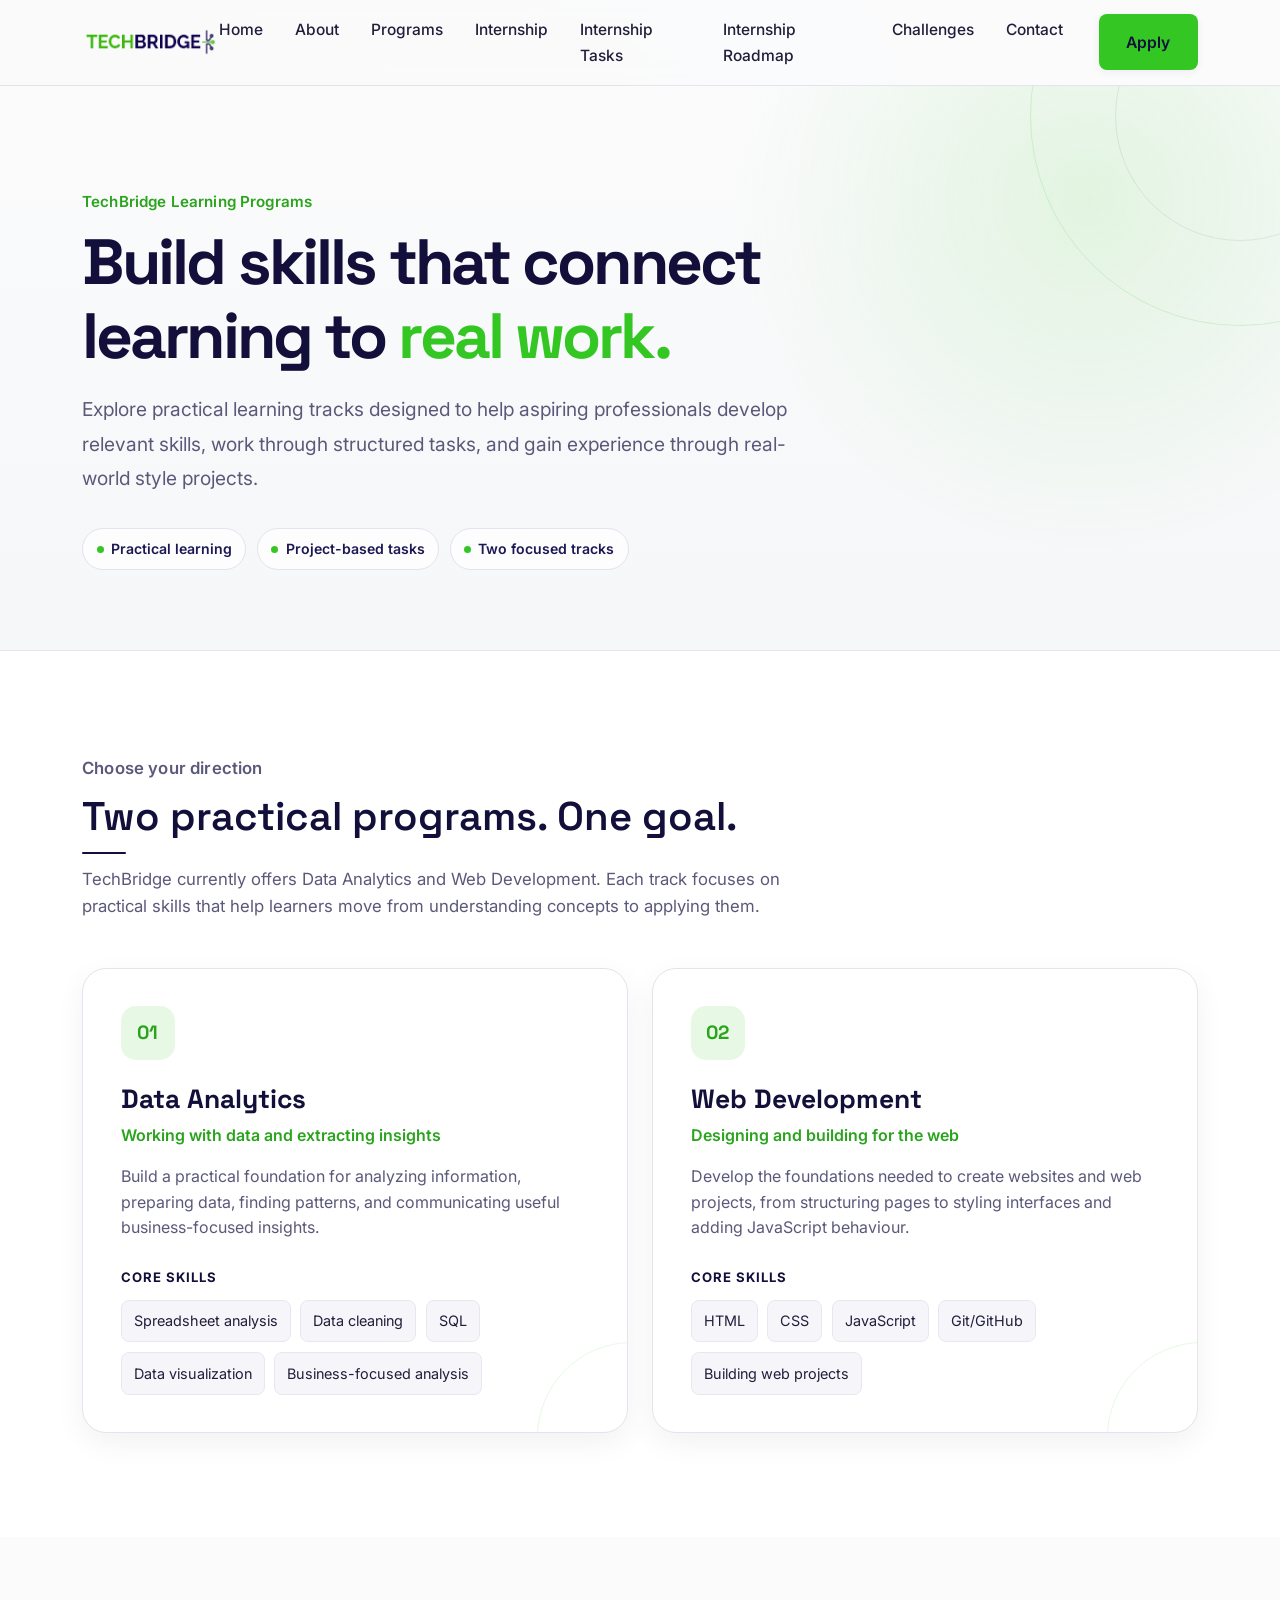
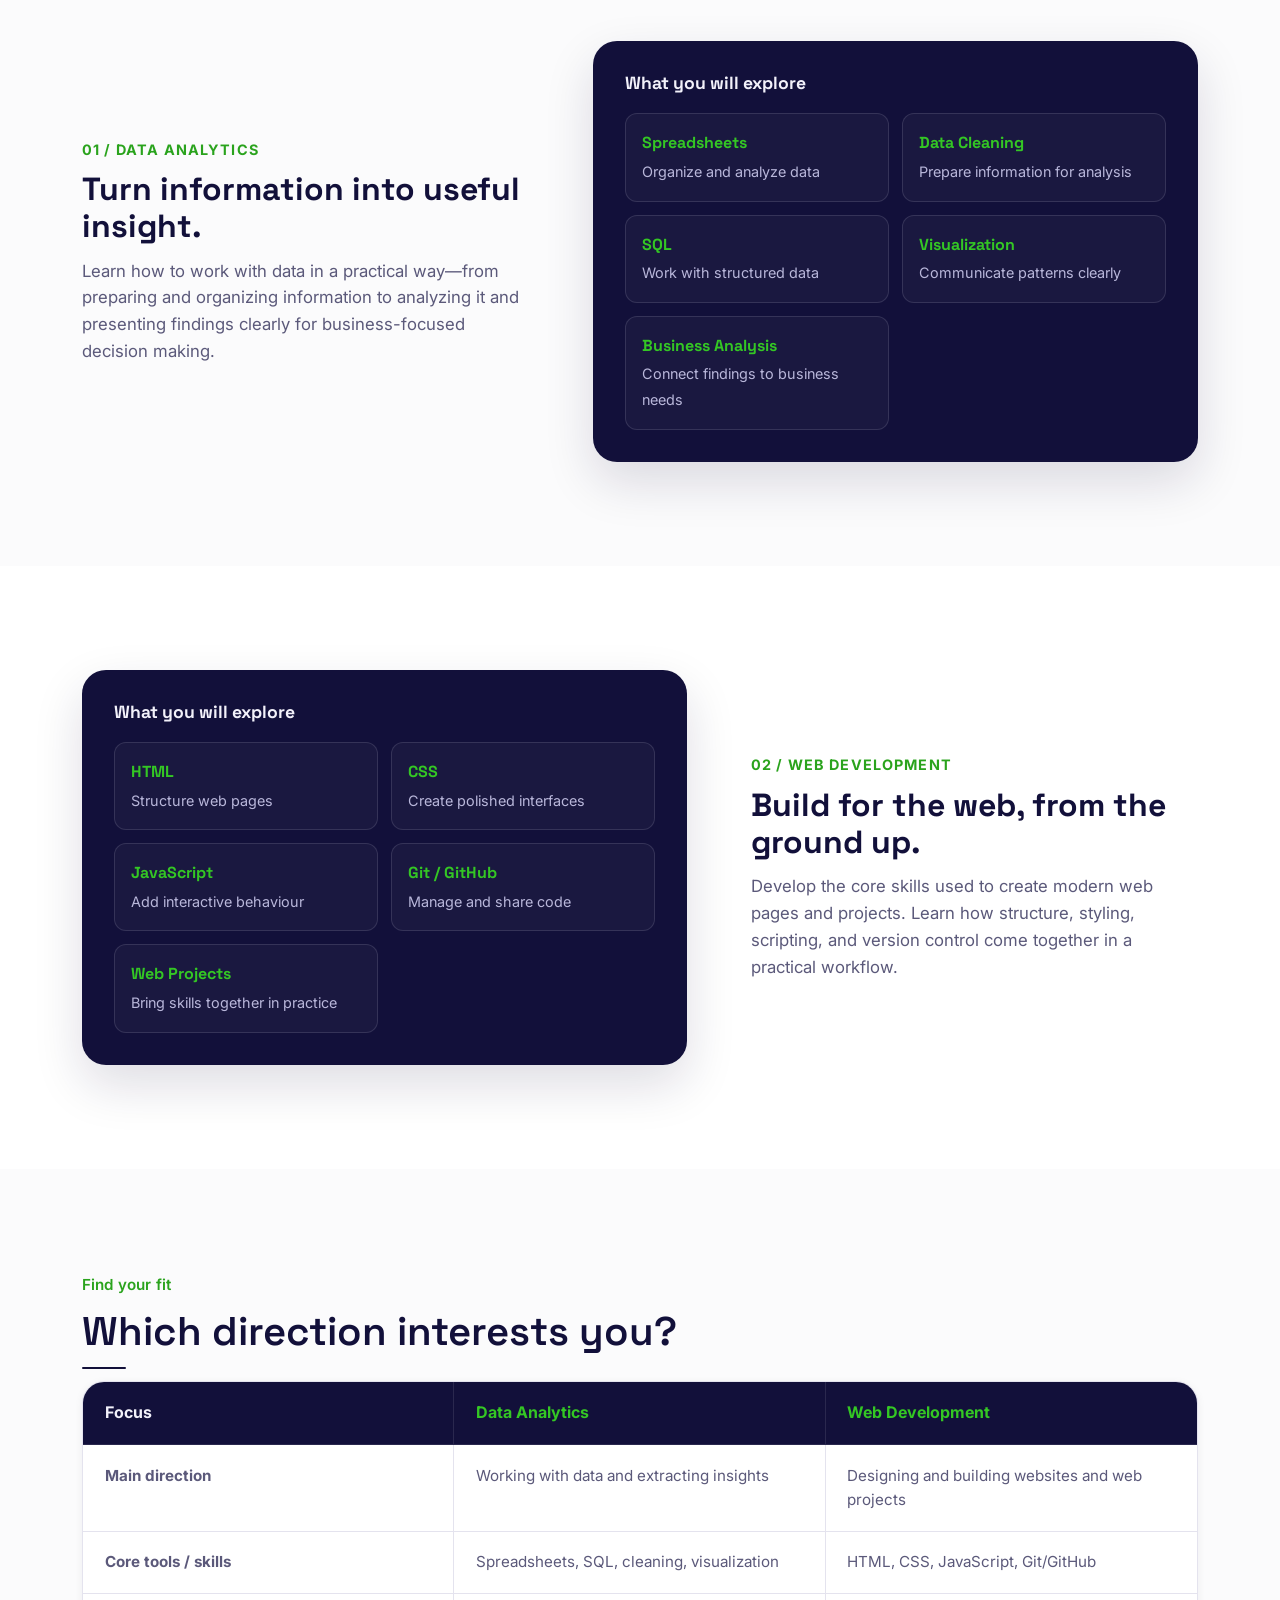
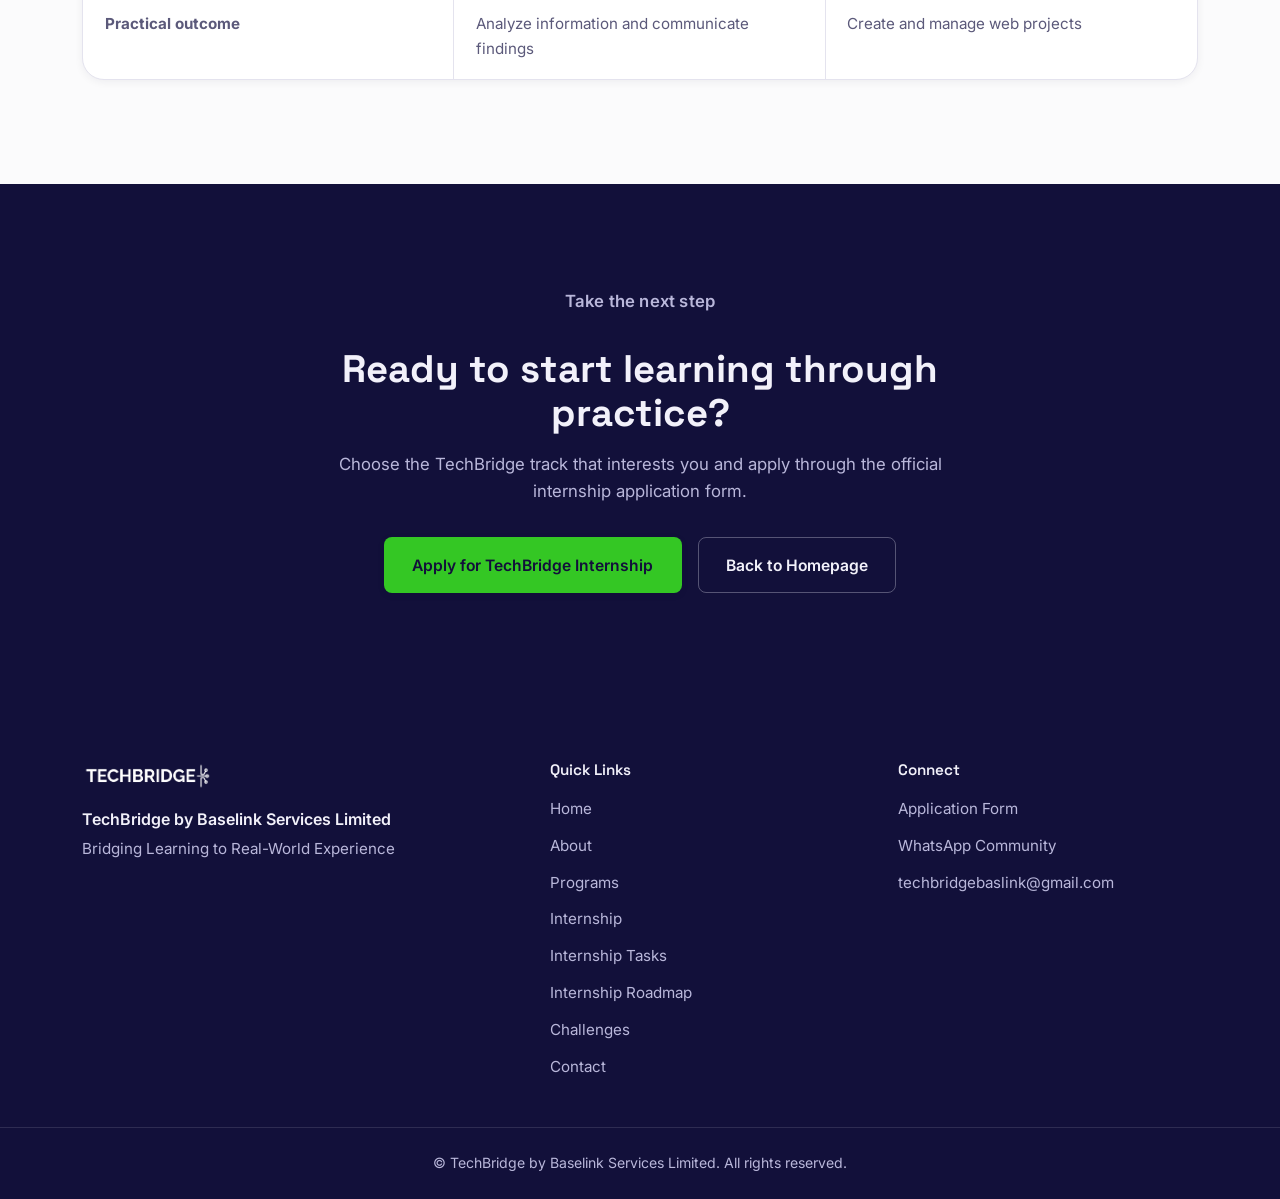
<file: programs.html>
<!DOCTYPE html><html lang="en"><head><meta charset="UTF-8"><meta name="viewport" content="width=device-width, initial-scale=1.0"><title>Programs | TechBridge by Baselink Services Limited</title><meta name="description" content="Explore TechBridge practical learning programs in Data Analytics and Web Development."><link rel="icon" type="image/png" href="techbridge-logo.png"><link rel="preconnect" href="https://fonts.googleapis.com"><link rel="preconnect" href="https://fonts.gstatic.com" crossorigin><link href="https://fonts.googleapis.com/css2?family=Space+Grotesk:wght@500;600;700&family=Inter:wght@400;500;600&display=swap" rel="stylesheet"><link rel="stylesheet" href="style.css"></head><body data-page="programs"><a class="skip-link" href="#main">Skip to main content</a><header class="site-header"><nav class="navbar" aria-label="Primary navigation"><a href="index.html" class="brand" aria-label="TechBridge home"><img src="techbridge-logo.png" alt="TechBridge logo" class="brand-logo"></a><button class="nav-toggle" id="navToggle" aria-expanded="false" aria-controls="navMenu" aria-label="Open menu"><span></span><span></span><span></span></button><div class="nav-menu" id="navMenu"><ul class="nav-links"><li><a href="index.html" class="nav-link">Home</a></li><li><a href="index.html#about" class="nav-link">About</a></li><li><a href="programs.html" class="nav-link" aria-current="page">Programs</a></li><li><a href="index.html#internship" class="nav-link">Internship</a></li><li><a href="tasks.html" class="nav-link">Internship Tasks</a></li><li><a href="internship-roadmap.html" class="nav-link">Internship Roadmap</a></li>
          <li><a href="challenges.html" class="nav-link">Challenges</a></li><li><a href="index.html#contact" class="nav-link">Contact</a></li></ul><a href="https://forms.gle/8EbdSy5ttGfLZfjv5?utm_source=chatgpt.com" class="btn btn-primary nav-apply" target="_blank" rel="noopener noreferrer">Apply</a></div></nav></header><main id="main">
<section class="programs-page-hero"><div class="section-inner programs-hero-inner"><div class="programs-hero-copy"><p class="eyebrow">TechBridge Learning Programs</p><h1 class="programs-hero-title">Build skills that connect learning to <span>real work.</span></h1><p class="programs-hero-lead">Explore practical learning tracks designed to help aspiring professionals develop relevant skills, work through structured tasks, and gain experience through real-world style projects.</p><div class="programs-hero-meta"><span class="programs-pill">Practical learning</span><span class="programs-pill">Project-based tasks</span><span class="programs-pill">Two focused tracks</span></div></div></div></section>
<section class="section programs-overview"><div class="section-inner"><div class="programs-overview-head"><p class="eyebrow">Choose your direction</p><h2 class="section-title">Two practical programs. One goal.</h2><p>TechBridge currently offers Data Analytics and Web Development. Each track focuses on practical skills that help learners move from understanding concepts to applying them.</p></div><div class="program-experience-grid">
<article class="program-experience-card"><div class="program-number">01</div><h3>Data Analytics</h3><p class="program-focus">Working with data and extracting insights</p><p>Build a practical foundation for analyzing information, preparing data, finding patterns, and communicating useful business-focused insights.</p><span class="skill-label">Core skills</span><ul class="skill-list"><li>Spreadsheet analysis</li><li>Data cleaning</li><li>SQL</li><li>Data visualization</li><li>Business-focused analysis</li></ul></article>
<article class="program-experience-card"><div class="program-number">02</div><h3>Web Development</h3><p class="program-focus">Designing and building for the web</p><p>Develop the foundations needed to create websites and web projects, from structuring pages to styling interfaces and adding JavaScript behaviour.</p><span class="skill-label">Core skills</span><ul class="skill-list"><li>HTML</li><li>CSS</li><li>JavaScript</li><li>Git/GitHub</li><li>Building web projects</li></ul></article></div></div></section>
<section class="section program-deep-dive"><div class="section-inner"><div class="program-detail"><div class="program-detail-copy"><p class="detail-kicker">01 / Data Analytics</p><h2>Turn information into useful insight.</h2><p>Learn how to work with data in a practical way—from preparing and organizing information to analyzing it and presenting findings clearly for business-focused decision making.</p></div><div class="program-detail-panel"><h3>What you will explore</h3><div class="detail-skill-grid"><div class="detail-skill"><strong>Spreadsheets</strong><span>Organize and analyze data</span></div><div class="detail-skill"><strong>Data Cleaning</strong><span>Prepare information for analysis</span></div><div class="detail-skill"><strong>SQL</strong><span>Work with structured data</span></div><div class="detail-skill"><strong>Visualization</strong><span>Communicate patterns clearly</span></div><div class="detail-skill"><strong>Business Analysis</strong><span>Connect findings to business needs</span></div></div></div></div></div></section>
<section class="section program-deep-dive"><div class="section-inner"><div class="program-detail reverse"><div class="program-detail-copy"><p class="detail-kicker">02 / Web Development</p><h2>Build for the web, from the ground up.</h2><p>Develop the core skills used to create modern web pages and projects. Learn how structure, styling, scripting, and version control come together in a practical workflow.</p></div><div class="program-detail-panel"><h3>What you will explore</h3><div class="detail-skill-grid"><div class="detail-skill"><strong>HTML</strong><span>Structure web pages</span></div><div class="detail-skill"><strong>CSS</strong><span>Create polished interfaces</span></div><div class="detail-skill"><strong>JavaScript</strong><span>Add interactive behaviour</span></div><div class="detail-skill"><strong>Git / GitHub</strong><span>Manage and share code</span></div><div class="detail-skill"><strong>Web Projects</strong><span>Bring skills together in practice</span></div></div></div></div></div></section>
<section class="section comparison-section"><div class="section-inner"><p class="eyebrow">Find your fit</p><h2 class="section-title">Which direction interests you?</h2><div class="comparison-box" role="table" aria-label="Program comparison"><div class="comparison-row comparison-head" role="row"><div role="columnheader">Focus</div><div role="columnheader">Data Analytics</div><div role="columnheader">Web Development</div></div><div class="comparison-row" role="row"><div class="comparison-label">Main direction</div><div>Working with data and extracting insights</div><div>Designing and building websites and web projects</div></div><div class="comparison-row" role="row"><div class="comparison-label">Core tools / skills</div><div>Spreadsheets, SQL, cleaning, visualization</div><div>HTML, CSS, JavaScript, Git/GitHub</div></div><div class="comparison-row" role="row"><div class="comparison-label">Practical outcome</div><div>Analyze information and communicate findings</div><div>Create and manage web projects</div></div></div></div></section>
<section class="section programs-cta"><div class="section-inner programs-cta-inner"><p class="eyebrow eyebrow--light">Take the next step</p><h2>Ready to start learning through practice?</h2><p>Choose the TechBridge track that interests you and apply through the official internship application form.</p><div class="programs-cta-actions"><a href="https://forms.gle/8EbdSy5ttGfLZfjv5?utm_source=chatgpt.com" class="btn btn-primary" target="_blank" rel="noopener noreferrer">Apply for TechBridge Internship</a><a href="index.html" class="btn btn-secondary">Back to Homepage</a></div></div></section></main>
<footer class="site-footer"><div class="footer-inner"><div class="footer-brand"><img src="techbridge-logo.png" alt="TechBridge logo" class="footer-logo"><p class="footer-org">TechBridge by Baselink Services Limited</p><p class="footer-tagline">Bridging Learning to Real-World Experience</p></div><div class="footer-col"><h3 class="footer-heading">Quick Links</h3><ul class="footer-links"><li><a href="index.html">Home</a></li><li><a href="index.html#about">About</a></li><li><a href="programs.html">Programs</a></li><li><a href="index.html#internship">Internship</a></li><li><a href="tasks.html">Internship Tasks</a></li><li><a href="internship-roadmap.html">Internship Roadmap</a></li>
          <li><a href="challenges.html">Challenges</a></li><li><a href="index.html#contact">Contact</a></li></ul></div><div class="footer-col"><h3 class="footer-heading">Connect</h3><ul class="footer-links"><li><a href="https://forms.gle/8EbdSy5ttGfLZfjv5?utm_source=chatgpt.com" target="_blank" rel="noopener noreferrer">Application Form</a></li><li><a href="https://chat.whatsapp.com/FqpBvYS4oaK32cXDxc8JIS?utm_source=chatgpt.com" target="_blank" rel="noopener noreferrer">WhatsApp Community</a></li><li><a href="mailto:techbridgebaslink@gmail.com">techbridgebaslink@gmail.com</a></li></ul></div></div><div class="footer-bottom"><p>&copy; TechBridge by Baselink Services Limited. All rights reserved.</p></div></footer><script src="script.js"></script></body></html>
</file>
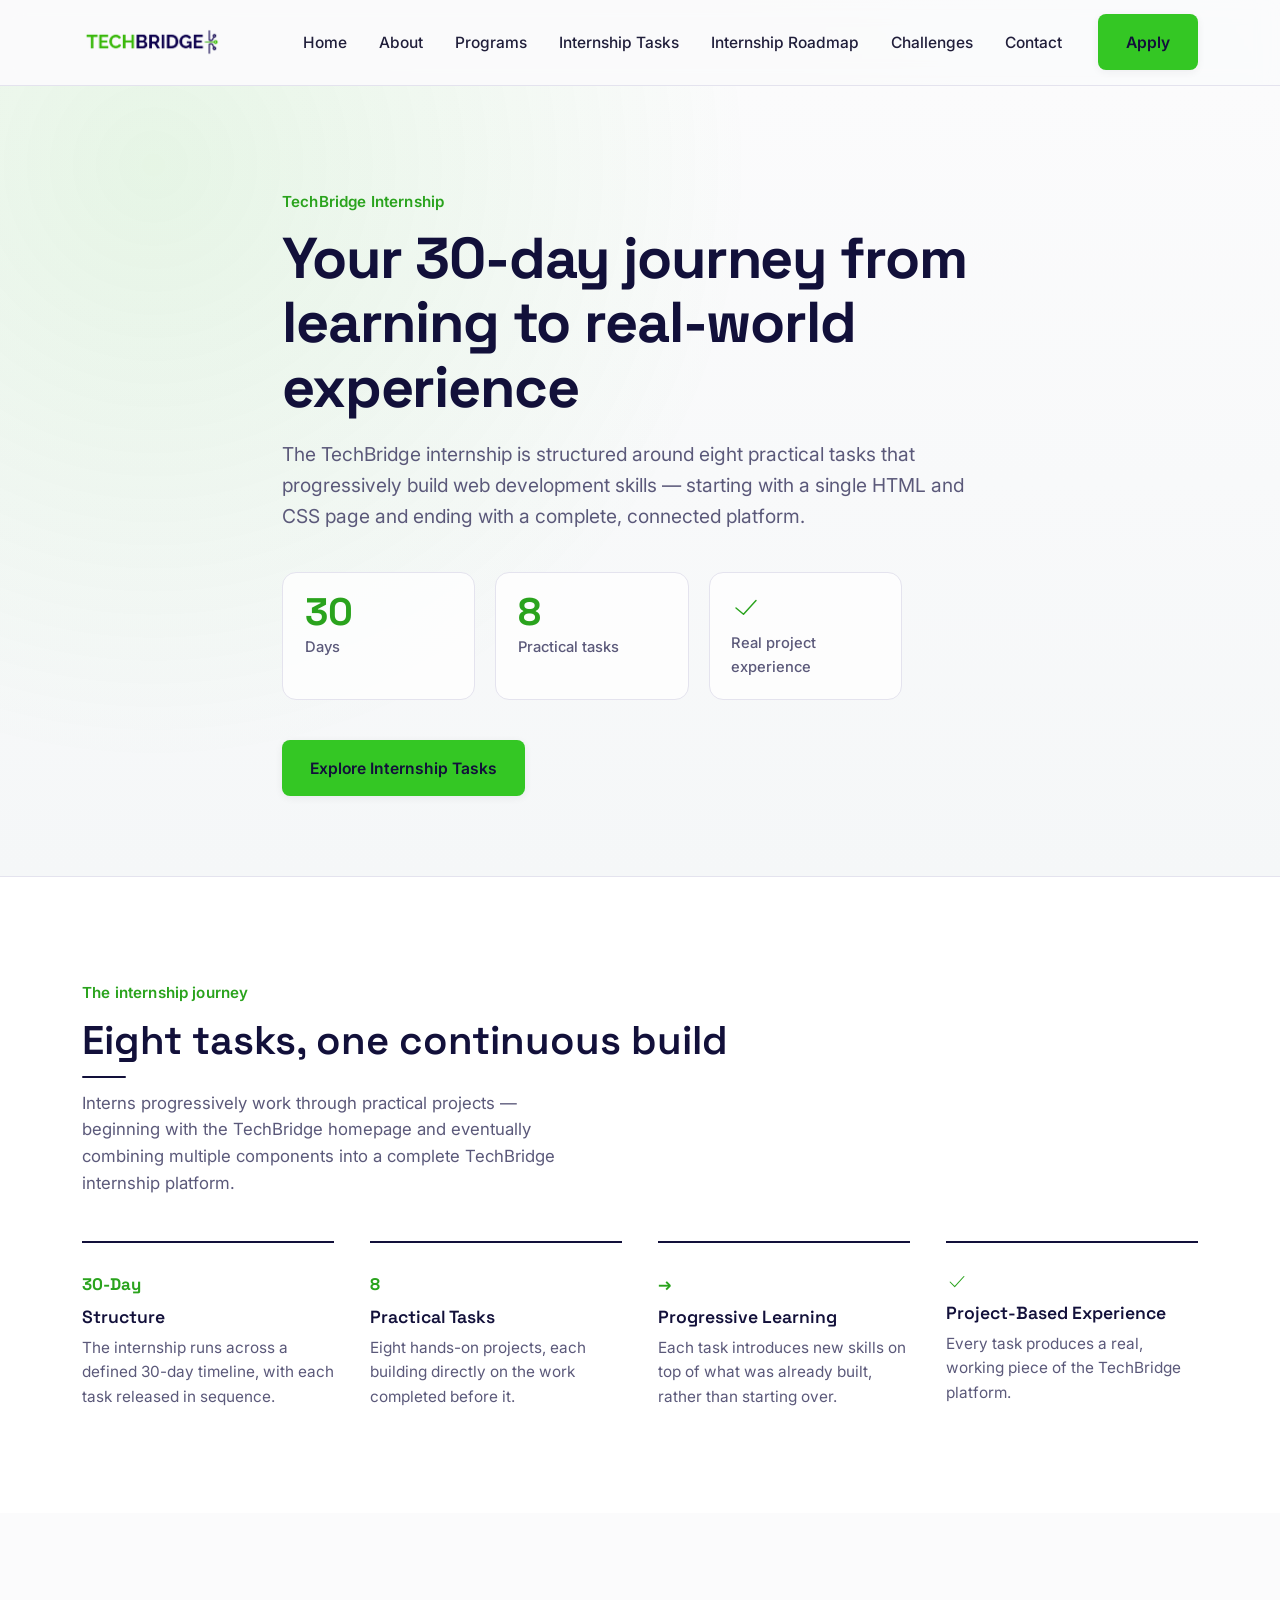
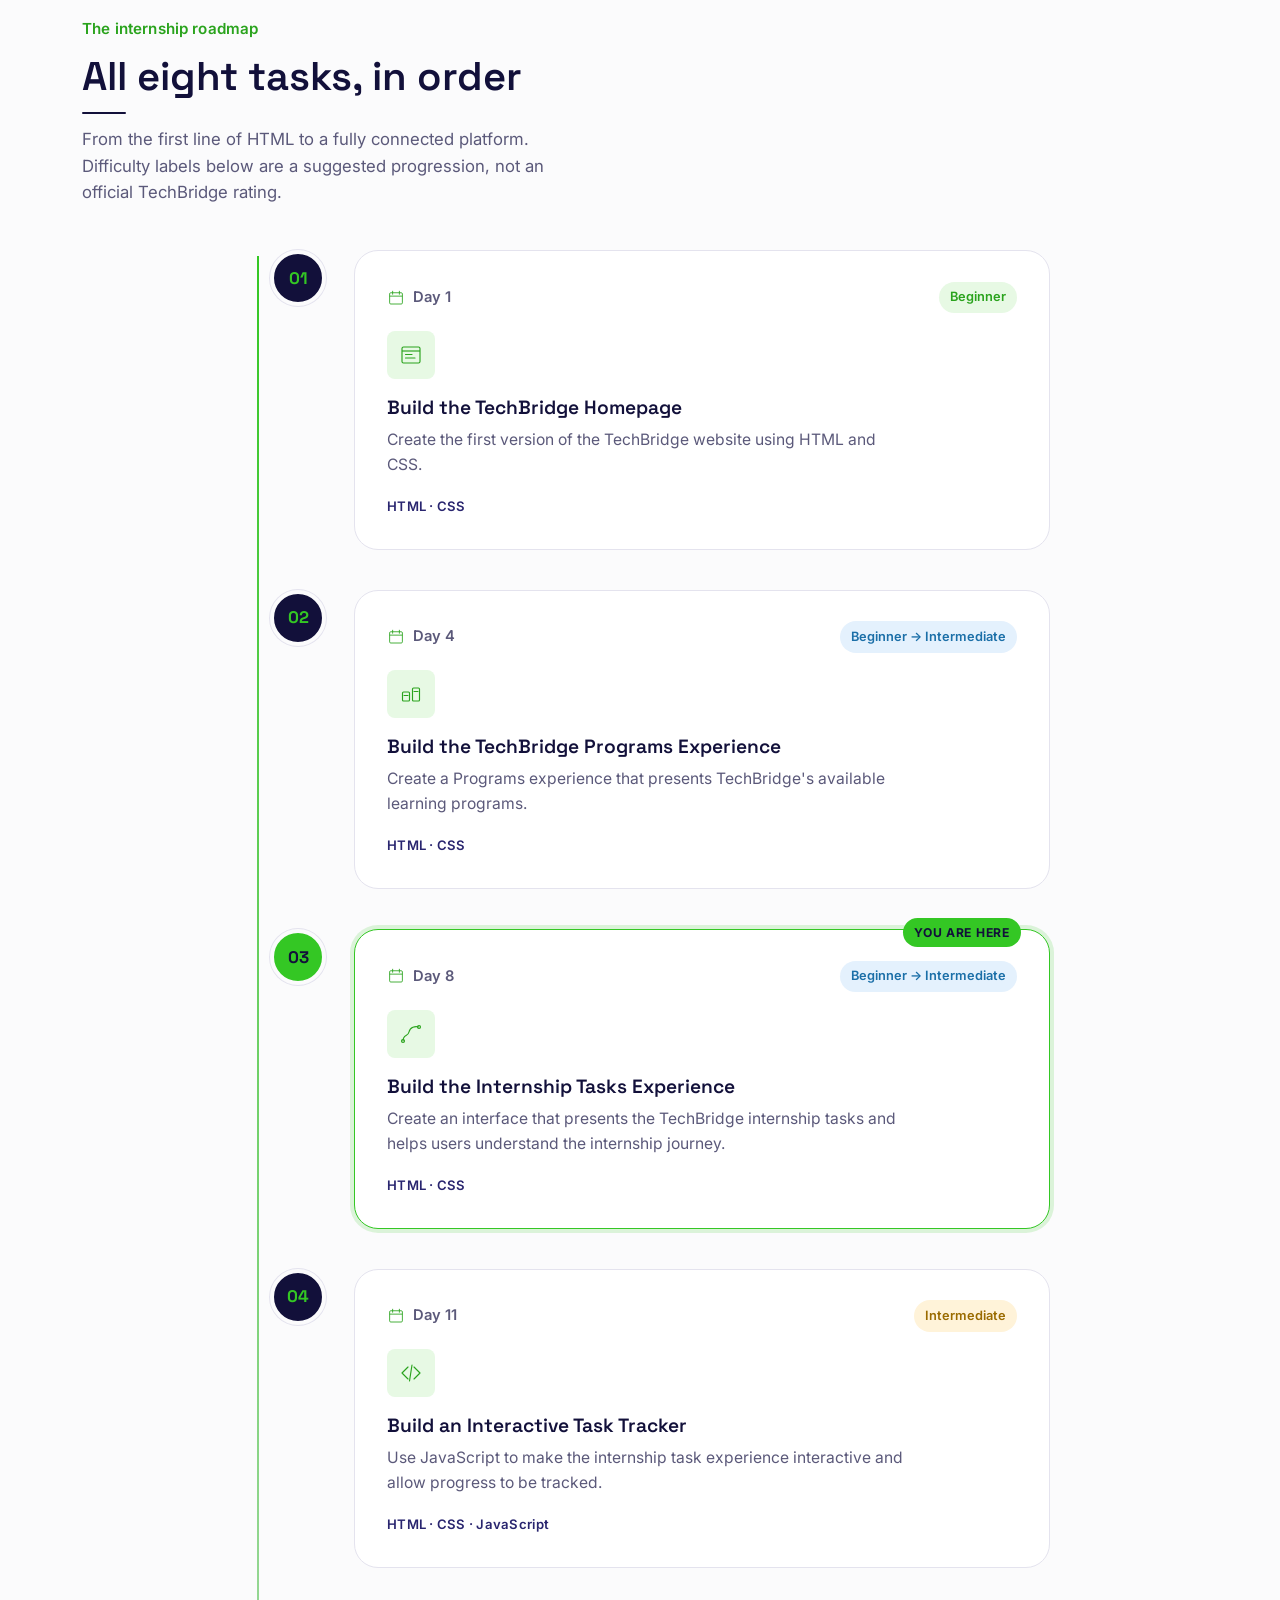
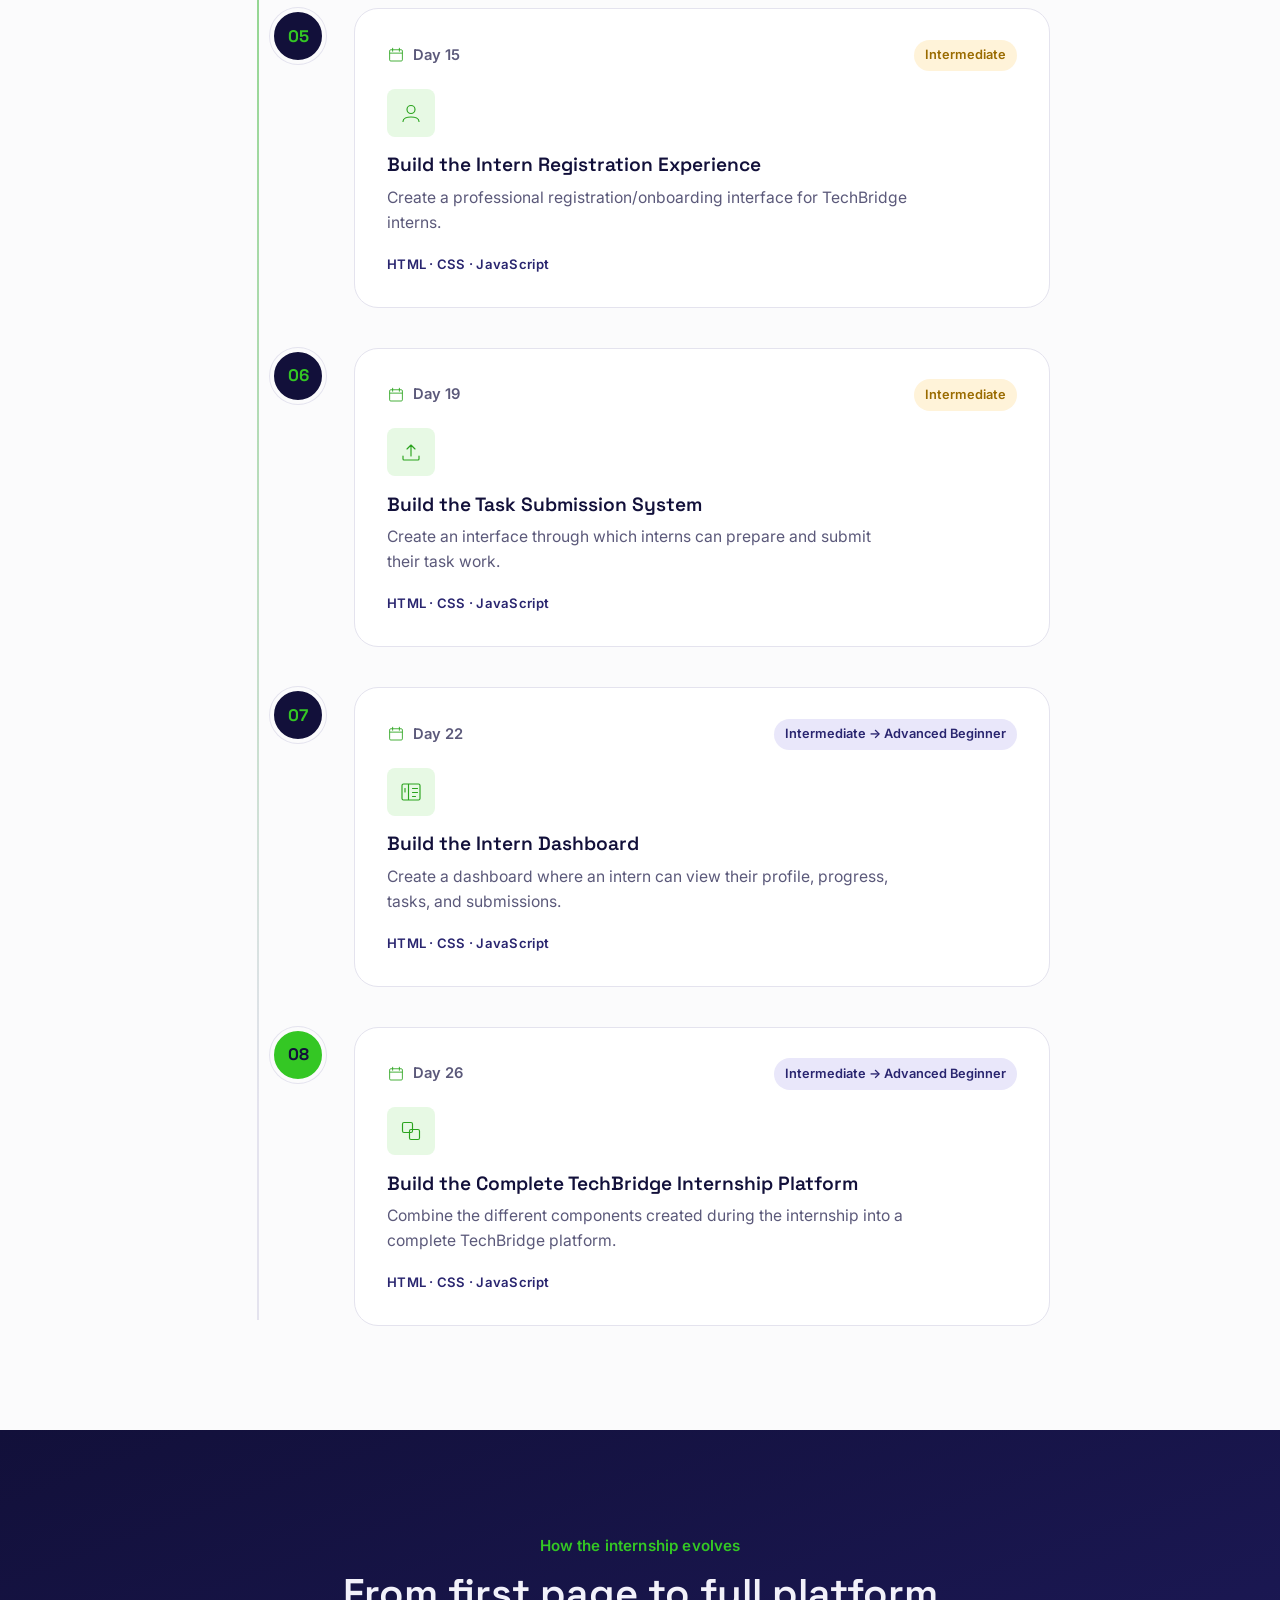
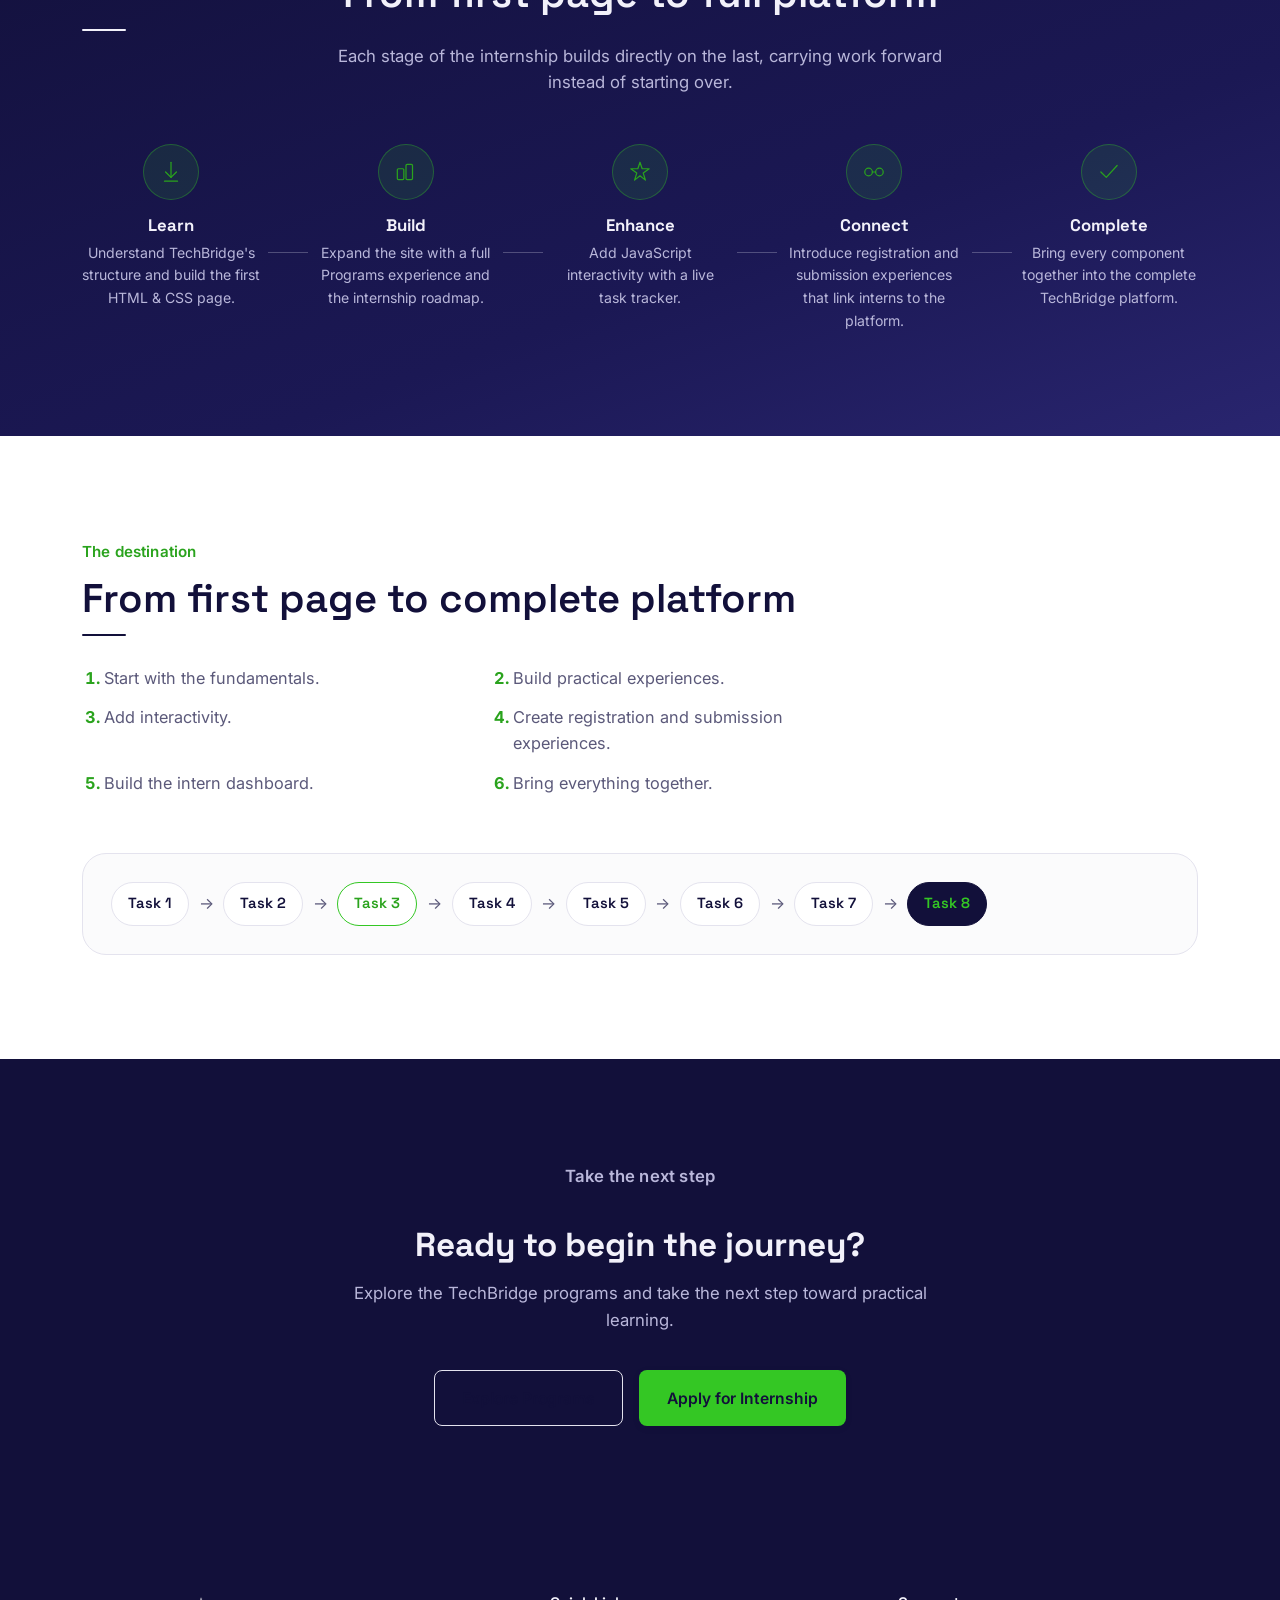
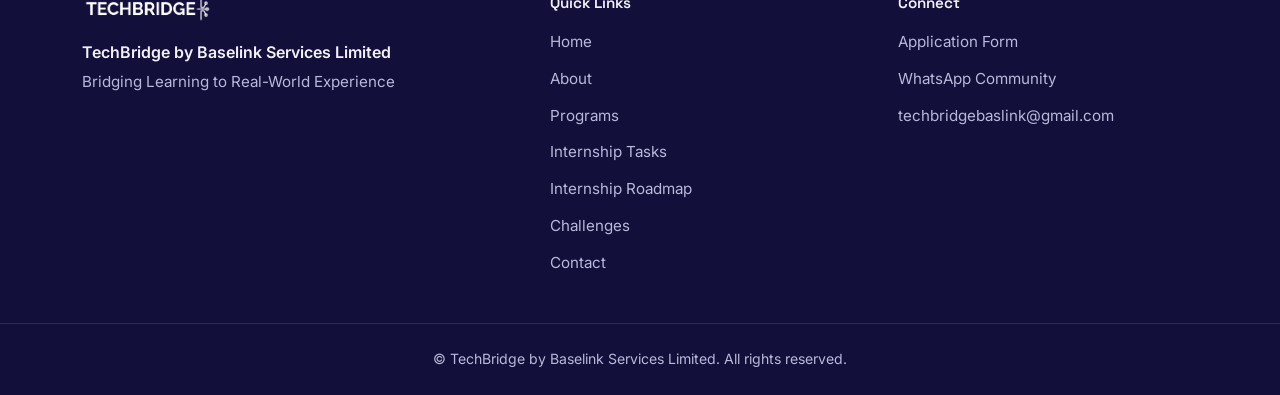
<file: tasks.html>
<!DOCTYPE html>
<html lang="en">
<head>
  <meta charset="UTF-8">
  <meta name="viewport" content="width=device-width, initial-scale=1.0">
  <title>Internship Tasks | TechBridge by Baselink Services Limited</title>
  <meta name="description" content="Explore the TechBridge 30-Day Practical Internship roadmap — eight practical tasks that progressively build web development skills.">
  <link rel="icon" type="image/png" href="techbridge-logo.png">
  <link rel="preconnect" href="https://fonts.googleapis.com">
  <link rel="preconnect" href="https://fonts.gstatic.com" crossorigin>
  <link href="https://fonts.googleapis.com/css2?family=Space+Grotesk:wght@500;600;700&family=Inter:wght@400;500;600&display=swap" rel="stylesheet">
  <link rel="stylesheet" href="style.css">
</head>
<body data-page="tasks">

  <!-- Skip link for keyboard/screen-reader users -->
  <a class="skip-link" href="#main">Skip to main content</a>

  <!-- ============ NAVIGATION ============ -->
  <header class="site-header">
    <nav class="navbar" aria-label="Primary navigation">
      <a href="index.html" class="brand" aria-label="TechBridge home">
        <img src="techbridge-logo.png" alt="TechBridge logo" class="brand-logo">
      </a>

      <button class="nav-toggle" id="navToggle" aria-expanded="false" aria-controls="navMenu" aria-label="Open menu">
        <span></span><span></span><span></span>
      </button>

      <div class="nav-menu" id="navMenu">
        <ul class="nav-links">
          <li><a href="index.html" class="nav-link">Home</a></li>
          <li><a href="index.html#about" class="nav-link">About</a></li>
          <li><a href="programs.html" class="nav-link">Programs</a></li>
          <li><a href="tasks.html" class="nav-link" aria-current="page">Internship Tasks</a></li>
          <li><a href="internship-roadmap.html" class="nav-link">Internship Roadmap</a></li>
          <li><a href="challenges.html" class="nav-link">Challenges</a></li>
          <li><a href="index.html#contact" class="nav-link">Contact</a></li>
        </ul>
        <a href="https://forms.gle/8EbdSy5ttGfLZfjv5"
           class="btn btn-primary nav-apply"
           target="_blank" rel="noopener noreferrer">Apply</a>
      </div>
    </nav>
  </header>

  <main id="main">

    <!-- ============ HERO ============ -->
    <section class="tasks-page-hero">
      <div class="section-inner tasks-hero-inner">
        <p class="eyebrow">TechBridge Internship</p>
        <h1 class="tasks-hero-title">Your 30-day journey from learning to real-world experience</h1>
        <p class="tasks-hero-lead">
          The TechBridge internship is structured around eight practical tasks that
          progressively build web development skills — starting with a single HTML
          and CSS page and ending with a complete, connected platform.
        </p>

        <div class="tasks-hero-stats">
          <div class="tasks-stat">
            <span class="tasks-stat-number">30</span>
            <span class="tasks-stat-label">Days</span>
          </div>
          <div class="tasks-stat">
            <span class="tasks-stat-number">8</span>
            <span class="tasks-stat-label">Practical tasks</span>
          </div>
          <div class="tasks-stat tasks-stat--text">
            <span class="tasks-stat-icon" aria-hidden="true">
              <svg viewBox="0 0 48 48" fill="none">
                <path d="M8 24 L20 34 L40 12" class="icon-stroke" stroke-linecap="round" stroke-linejoin="round"/>
              </svg>
            </span>
            <span class="tasks-stat-label">Real project experience</span>
          </div>
        </div>

        <div class="tasks-hero-actions">
          <a href="#roadmap" class="btn btn-primary">Explore Internship Tasks</a>
        </div>
      </div>
    </section>

    <!-- ============ INTERNSHIP OVERVIEW ============ -->
    <section class="section tasks-overview">
      <div class="section-inner">
        <p class="eyebrow">The internship journey</p>
        <h2 class="section-title">Eight tasks, one continuous build</h2>
        <p class="section-subtitle">
          Interns progressively work through practical projects — beginning with the
          TechBridge homepage and eventually combining multiple components into a
          complete TechBridge internship platform.
        </p>

        <div class="tasks-overview-grid">
          <div class="tasks-overview-item">
            <span class="tasks-overview-index">30-Day</span>
            <h3>Structure</h3>
            <p>The internship runs across a defined 30-day timeline, with each task released in sequence.</p>
          </div>
          <div class="tasks-overview-item">
            <span class="tasks-overview-index">8</span>
            <h3>Practical Tasks</h3>
            <p>Eight hands-on projects, each building directly on the work completed before it.</p>
          </div>
          <div class="tasks-overview-item">
            <span class="tasks-overview-index">→</span>
            <h3>Progressive Learning</h3>
            <p>Each task introduces new skills on top of what was already built, rather than starting over.</p>
          </div>
          <div class="tasks-overview-item">
            <span class="tasks-overview-index tasks-overview-index--icon" aria-hidden="true">
              <svg viewBox="0 0 48 48" fill="none">
                <path d="M9 24 L19 34 L39 12" class="icon-stroke" stroke-linecap="round" stroke-linejoin="round"/>
              </svg>
            </span>
            <h3>Project-Based Experience</h3>
            <p>Every task produces a real, working piece of the TechBridge platform.</p>
          </div>
        </div>
      </div>
    </section>

    <!-- ============ ROADMAP / TIMELINE ============ -->
    <section id="roadmap" class="section roadmap">
      <div class="section-inner">
        <p class="eyebrow">The internship roadmap</p>
        <h2 class="section-title">All eight tasks, in order</h2>
        <p class="section-subtitle">
          From the first line of HTML to a fully connected platform. Difficulty
          labels below are a suggested progression, not an official TechBridge rating.
        </p>

        <ol class="timeline-list">

          <li class="timeline-item">
            <div class="timeline-marker">01</div>
            <div class="timeline-card">
              <div class="timeline-card-head">
                <span class="timeline-day">
                  <svg viewBox="0 0 48 48" fill="none" class="timeline-day-icon" aria-hidden="true">
                    <rect x="7" y="10" width="34" height="30" rx="3" class="icon-stroke"/>
                    <line x1="7" y1="19" x2="41" y2="19" class="icon-stroke"/>
                    <line x1="15" y1="6" x2="15" y2="14" class="icon-stroke" stroke-linecap="round"/>
                    <line x1="33" y1="6" x2="33" y2="14" class="icon-stroke" stroke-linecap="round"/>
                  </svg>
                  Day 1
                </span>
                <span class="timeline-difficulty" data-level="1">Beginner</span>
              </div>
              <div class="timeline-icon" aria-hidden="true">
                <svg viewBox="0 0 48 48" fill="none">
                  <rect x="6" y="8" width="36" height="32" rx="3" class="icon-stroke"/>
                  <line x1="6" y1="16" x2="42" y2="16" class="icon-stroke"/>
                  <line x1="13" y1="23" x2="26" y2="23" class="icon-stroke" stroke-linecap="round"/>
                  <line x1="13" y1="30" x2="32" y2="30" class="icon-stroke" stroke-linecap="round"/>
                </svg>
              </div>
              <h3 class="timeline-title">Build the TechBridge Homepage</h3>
              <p class="timeline-desc">Create the first version of the TechBridge website using HTML and CSS.</p>
              <span class="timeline-tech">HTML &middot; CSS</span>
            </div>
          </li>

          <li class="timeline-item">
            <div class="timeline-marker">02</div>
            <div class="timeline-card">
              <div class="timeline-card-head">
                <span class="timeline-day">
                  <svg viewBox="0 0 48 48" fill="none" class="timeline-day-icon" aria-hidden="true">
                    <rect x="7" y="10" width="34" height="30" rx="3" class="icon-stroke"/>
                    <line x1="7" y1="19" x2="41" y2="19" class="icon-stroke"/>
                    <line x1="15" y1="6" x2="15" y2="14" class="icon-stroke" stroke-linecap="round"/>
                    <line x1="33" y1="6" x2="33" y2="14" class="icon-stroke" stroke-linecap="round"/>
                  </svg>
                  Day 4
                </span>
                <span class="timeline-difficulty" data-level="2">Beginner &rarr; Intermediate</span>
              </div>
              <div class="timeline-icon" aria-hidden="true">
                <svg viewBox="0 0 48 48" fill="none">
                  <rect x="7" y="20" width="14" height="18" rx="2" class="icon-stroke"/>
                  <rect x="27" y="12" width="14" height="26" rx="2" class="icon-stroke"/>
                  <line x1="10" y1="27" x2="18" y2="27" class="icon-stroke" stroke-linecap="round"/>
                  <line x1="30" y1="19" x2="38" y2="19" class="icon-stroke" stroke-linecap="round"/>
                </svg>
              </div>
              <h3 class="timeline-title">Build the TechBridge Programs Experience</h3>
              <p class="timeline-desc">Create a Programs experience that presents TechBridge's available learning programs.</p>
              <span class="timeline-tech">HTML &middot; CSS</span>
            </div>
          </li>

          <li class="timeline-item timeline-item--current">
            <div class="timeline-marker">03</div>
            <div class="timeline-card">
              <div class="timeline-card-head">
                <span class="timeline-day">
                  <svg viewBox="0 0 48 48" fill="none" class="timeline-day-icon" aria-hidden="true">
                    <rect x="7" y="10" width="34" height="30" rx="3" class="icon-stroke"/>
                    <line x1="7" y1="19" x2="41" y2="19" class="icon-stroke"/>
                    <line x1="15" y1="6" x2="15" y2="14" class="icon-stroke" stroke-linecap="round"/>
                    <line x1="33" y1="6" x2="33" y2="14" class="icon-stroke" stroke-linecap="round"/>
                  </svg>
                  Day 8
                </span>
                <span class="timeline-difficulty" data-level="2">Beginner &rarr; Intermediate</span>
              </div>
              <span class="timeline-current-tag">You are here</span>
              <div class="timeline-icon" aria-hidden="true">
                <svg viewBox="0 0 48 48" fill="none">
                  <path d="M8 38 C 8 24, 18 30, 20 20 S 32 8, 40 10" class="icon-stroke" stroke-linecap="round" fill="none"/>
                  <circle cx="8" cy="38" r="3" class="icon-stroke"/>
                  <circle cx="40" cy="10" r="3" class="icon-stroke"/>
                </svg>
              </div>
              <h3 class="timeline-title">Build the Internship Tasks Experience</h3>
              <p class="timeline-desc">Create an interface that presents the TechBridge internship tasks and helps users understand the internship journey.</p>
              <span class="timeline-tech">HTML &middot; CSS</span>
            </div>
          </li>

          <li class="timeline-item">
            <div class="timeline-marker">04</div>
            <div class="timeline-card">
              <div class="timeline-card-head">
                <span class="timeline-day">
                  <svg viewBox="0 0 48 48" fill="none" class="timeline-day-icon" aria-hidden="true">
                    <rect x="7" y="10" width="34" height="30" rx="3" class="icon-stroke"/>
                    <line x1="7" y1="19" x2="41" y2="19" class="icon-stroke"/>
                    <line x1="15" y1="6" x2="15" y2="14" class="icon-stroke" stroke-linecap="round"/>
                    <line x1="33" y1="6" x2="33" y2="14" class="icon-stroke" stroke-linecap="round"/>
                  </svg>
                  Day 11
                </span>
                <span class="timeline-difficulty" data-level="3">Intermediate</span>
              </div>
              <div class="timeline-icon" aria-hidden="true">
                <svg viewBox="0 0 48 48" fill="none">
                  <path d="M18 12 L6 24 L18 36" class="icon-stroke" stroke-linecap="round" stroke-linejoin="round"/>
                  <path d="M30 12 L42 24 L30 36" class="icon-stroke" stroke-linecap="round" stroke-linejoin="round"/>
                  <line x1="26" y1="8" x2="21" y2="40" class="icon-stroke" stroke-linecap="round"/>
                </svg>
              </div>
              <h3 class="timeline-title">Build an Interactive Task Tracker</h3>
              <p class="timeline-desc">Use JavaScript to make the internship task experience interactive and allow progress to be tracked.</p>
              <span class="timeline-tech">HTML &middot; CSS &middot; JavaScript</span>
            </div>
          </li>

          <li class="timeline-item">
            <div class="timeline-marker">05</div>
            <div class="timeline-card">
              <div class="timeline-card-head">
                <span class="timeline-day">
                  <svg viewBox="0 0 48 48" fill="none" class="timeline-day-icon" aria-hidden="true">
                    <rect x="7" y="10" width="34" height="30" rx="3" class="icon-stroke"/>
                    <line x1="7" y1="19" x2="41" y2="19" class="icon-stroke"/>
                    <line x1="15" y1="6" x2="15" y2="14" class="icon-stroke" stroke-linecap="round"/>
                    <line x1="33" y1="6" x2="33" y2="14" class="icon-stroke" stroke-linecap="round"/>
                  </svg>
                  Day 15
                </span>
                <span class="timeline-difficulty" data-level="3">Intermediate</span>
              </div>
              <div class="timeline-icon" aria-hidden="true">
                <svg viewBox="0 0 48 48" fill="none">
                  <circle cx="24" cy="17" r="8" class="icon-stroke"/>
                  <path d="M8 41 C 8 29, 40 29, 40 41" class="icon-stroke" stroke-linecap="round"/>
                </svg>
              </div>
              <h3 class="timeline-title">Build the Intern Registration Experience</h3>
              <p class="timeline-desc">Create a professional registration/onboarding interface for TechBridge interns.</p>
              <span class="timeline-tech">HTML &middot; CSS &middot; JavaScript</span>
            </div>
          </li>

          <li class="timeline-item">
            <div class="timeline-marker">06</div>
            <div class="timeline-card">
              <div class="timeline-card-head">
                <span class="timeline-day">
                  <svg viewBox="0 0 48 48" fill="none" class="timeline-day-icon" aria-hidden="true">
                    <rect x="7" y="10" width="34" height="30" rx="3" class="icon-stroke"/>
                    <line x1="7" y1="19" x2="41" y2="19" class="icon-stroke"/>
                    <line x1="15" y1="6" x2="15" y2="14" class="icon-stroke" stroke-linecap="round"/>
                    <line x1="33" y1="6" x2="33" y2="14" class="icon-stroke" stroke-linecap="round"/>
                  </svg>
                  Day 19
                </span>
                <span class="timeline-difficulty" data-level="3">Intermediate</span>
              </div>
              <div class="timeline-icon" aria-hidden="true">
                <svg viewBox="0 0 48 48" fill="none">
                  <path d="M24 32 V 10 M16 18 L24 10 L32 18" class="icon-stroke" stroke-linecap="round" stroke-linejoin="round"/>
                  <path d="M8 32 V38 A2 2 0 0 0 10 40 H38 A2 2 0 0 0 40 38 V32" class="icon-stroke" stroke-linecap="round" stroke-linejoin="round"/>
                </svg>
              </div>
              <h3 class="timeline-title">Build the Task Submission System</h3>
              <p class="timeline-desc">Create an interface through which interns can prepare and submit their task work.</p>
              <span class="timeline-tech">HTML &middot; CSS &middot; JavaScript</span>
            </div>
          </li>

          <li class="timeline-item">
            <div class="timeline-marker">07</div>
            <div class="timeline-card">
              <div class="timeline-card-head">
                <span class="timeline-day">
                  <svg viewBox="0 0 48 48" fill="none" class="timeline-day-icon" aria-hidden="true">
                    <rect x="7" y="10" width="34" height="30" rx="3" class="icon-stroke"/>
                    <line x1="7" y1="19" x2="41" y2="19" class="icon-stroke"/>
                    <line x1="15" y1="6" x2="15" y2="14" class="icon-stroke" stroke-linecap="round"/>
                    <line x1="33" y1="6" x2="33" y2="14" class="icon-stroke" stroke-linecap="round"/>
                  </svg>
                  Day 22
                </span>
                <span class="timeline-difficulty" data-level="4">Intermediate &rarr; Advanced Beginner</span>
              </div>
              <div class="timeline-icon" aria-hidden="true">
                <svg viewBox="0 0 48 48" fill="none">
                  <rect x="6" y="8" width="36" height="32" rx="3" class="icon-stroke"/>
                  <line x1="19" y1="8" x2="19" y2="40" class="icon-stroke"/>
                  <line x1="12" y1="17" x2="12" y2="24" class="icon-stroke" stroke-linecap="round"/>
                  <line x1="27" y1="17" x2="37" y2="17" class="icon-stroke" stroke-linecap="round"/>
                  <line x1="27" y1="25" x2="37" y2="25" class="icon-stroke" stroke-linecap="round"/>
                  <line x1="27" y1="33" x2="33" y2="33" class="icon-stroke" stroke-linecap="round"/>
                </svg>
              </div>
              <h3 class="timeline-title">Build the Intern Dashboard</h3>
              <p class="timeline-desc">Create a dashboard where an intern can view their profile, progress, tasks, and submissions.</p>
              <span class="timeline-tech">HTML &middot; CSS &middot; JavaScript</span>
            </div>
          </li>

          <li class="timeline-item timeline-item--final">
            <div class="timeline-marker">08</div>
            <div class="timeline-card">
              <div class="timeline-card-head">
                <span class="timeline-day">
                  <svg viewBox="0 0 48 48" fill="none" class="timeline-day-icon" aria-hidden="true">
                    <rect x="7" y="10" width="34" height="30" rx="3" class="icon-stroke"/>
                    <line x1="7" y1="19" x2="41" y2="19" class="icon-stroke"/>
                    <line x1="15" y1="6" x2="15" y2="14" class="icon-stroke" stroke-linecap="round"/>
                    <line x1="33" y1="6" x2="33" y2="14" class="icon-stroke" stroke-linecap="round"/>
                  </svg>
                  Day 26
                </span>
                <span class="timeline-difficulty" data-level="4">Intermediate &rarr; Advanced Beginner</span>
              </div>
              <div class="timeline-icon" aria-hidden="true">
                <svg viewBox="0 0 48 48" fill="none">
                  <rect x="7" y="7" width="20" height="20" rx="3" class="icon-stroke"/>
                  <rect x="21" y="21" width="20" height="20" rx="3" class="icon-stroke"/>
                </svg>
              </div>
              <h3 class="timeline-title">Build the Complete TechBridge Internship Platform</h3>
              <p class="timeline-desc">Combine the different components created during the internship into a complete TechBridge platform.</p>
              <span class="timeline-tech">HTML &middot; CSS &middot; JavaScript</span>
            </div>
          </li>

        </ol>
      </div>
    </section>

    <!-- ============ PROGRESSION VISUALIZATION ============ -->
    <section class="section progression">
      <div class="section-inner">
        <p class="eyebrow eyebrow--light">How the internship evolves</p>
        <h2 class="section-title section-title--light">From first page to full platform</h2>
        <p class="progression-lead">
          Each stage of the internship builds directly on the last, carrying work
          forward instead of starting over.
        </p>

        <div class="progression-flow">
          <div class="progression-step">
            <span class="progression-icon" aria-hidden="true">
              <svg viewBox="0 0 48 48" fill="none">
                <path d="M24 6 L24 34" class="icon-stroke" stroke-linecap="round"/>
                <path d="M14 24 L24 34 L34 24" class="icon-stroke" stroke-linecap="round" stroke-linejoin="round"/>
                <line x1="12" y1="41" x2="36" y2="41" class="icon-stroke" stroke-linecap="round"/>
              </svg>
            </span>
            <h3>Learn</h3>
            <p>Understand TechBridge's structure and build the first HTML &amp; CSS page.</p>
          </div>
          <div class="progression-connector" aria-hidden="true"></div>
          <div class="progression-step">
            <span class="progression-icon" aria-hidden="true">
              <svg viewBox="0 0 48 48" fill="none">
                <rect x="8" y="18" width="12" height="20" rx="2" class="icon-stroke"/>
                <rect x="24" y="10" width="12" height="28" rx="2" class="icon-stroke"/>
              </svg>
            </span>
            <h3>Build</h3>
            <p>Expand the site with a full Programs experience and the internship roadmap.</p>
          </div>
          <div class="progression-connector" aria-hidden="true"></div>
          <div class="progression-step">
            <span class="progression-icon" aria-hidden="true">
              <svg viewBox="0 0 48 48" fill="none">
                <path d="M24 6 L28 18 L41 18 L30 26 L34 39 L24 31 L14 39 L18 26 L7 18 L20 18 Z" class="icon-stroke" stroke-linejoin="round"/>
              </svg>
            </span>
            <h3>Enhance</h3>
            <p>Add JavaScript interactivity with a live task tracker.</p>
          </div>
          <div class="progression-connector" aria-hidden="true"></div>
          <div class="progression-step">
            <span class="progression-icon" aria-hidden="true">
              <svg viewBox="0 0 48 48" fill="none">
                <circle cx="14" cy="24" r="7" class="icon-stroke"/>
                <circle cx="34" cy="24" r="7" class="icon-stroke"/>
                <line x1="21" y1="24" x2="27" y2="24" class="icon-stroke" stroke-linecap="round"/>
              </svg>
            </span>
            <h3>Connect</h3>
            <p>Introduce registration and submission experiences that link interns to the platform.</p>
          </div>
          <div class="progression-connector" aria-hidden="true"></div>
          <div class="progression-step">
            <span class="progression-icon" aria-hidden="true">
              <svg viewBox="0 0 48 48" fill="none">
                <path d="M9 24 L19 34 L39 12" class="icon-stroke" stroke-linecap="round" stroke-linejoin="round"/>
              </svg>
            </span>
            <h3>Complete</h3>
            <p>Bring every component together into the complete TechBridge platform.</p>
          </div>
        </div>
      </div>
    </section>

    <!-- ============ FINAL JOURNEY SECTION ============ -->
    <section class="section journey">
      <div class="section-inner">
        <p class="eyebrow">The destination</p>
        <h2 class="section-title">From first page to complete platform</h2>

        <div class="journey-body">
          <ol class="journey-steps">
            <li>Start with the fundamentals.</li>
            <li>Build practical experiences.</li>
            <li>Add interactivity.</li>
            <li>Create registration and submission experiences.</li>
            <li>Build the intern dashboard.</li>
            <li>Bring everything together.</li>
          </ol>

          <div class="journey-chain" role="list" aria-label="Task sequence from Task 1 to Task 8">
            <span class="journey-chip" role="listitem">Task 1</span>
            <span class="journey-arrow" aria-hidden="true">&rarr;</span>
            <span class="journey-chip" role="listitem">Task 2</span>
            <span class="journey-arrow" aria-hidden="true">&rarr;</span>
            <span class="journey-chip journey-chip--current" role="listitem">Task 3</span>
            <span class="journey-arrow" aria-hidden="true">&rarr;</span>
            <span class="journey-chip" role="listitem">Task 4</span>
            <span class="journey-arrow" aria-hidden="true">&rarr;</span>
            <span class="journey-chip" role="listitem">Task 5</span>
            <span class="journey-arrow" aria-hidden="true">&rarr;</span>
            <span class="journey-chip" role="listitem">Task 6</span>
            <span class="journey-arrow" aria-hidden="true">&rarr;</span>
            <span class="journey-chip" role="listitem">Task 7</span>
            <span class="journey-arrow" aria-hidden="true">&rarr;</span>
            <span class="journey-chip journey-chip--final" role="listitem">Task 8</span>
          </div>
        </div>
      </div>
    </section>

    <!-- ============ APPLICATION CTA ============ -->
    <section class="section tasks-cta">
      <div class="section-inner tasks-cta-inner">
        <p class="eyebrow eyebrow--light">Take the next step</p>
        <h2>Ready to begin the journey?</h2>
        <p>Explore the TechBridge programs and take the next step toward practical learning.</p>
        <div class="tasks-cta-actions">
          <a href="programs.html" class="btn btn-secondary">Explore Programs</a>
          <a href="https://forms.gle/8EbdSy5ttGfLZfjv5" class="btn btn-primary" target="_blank" rel="noopener noreferrer">Apply for Internship</a>
        </div>
      </div>
    </section>

  </main>

  <!-- ============ FOOTER ============ -->
  <footer class="site-footer">
    <div class="footer-inner">
      <div class="footer-brand">
        <img src="techbridge-logo.png" alt="TechBridge logo" class="footer-logo">
        <p class="footer-org">TechBridge by Baselink Services Limited</p>
        <p class="footer-tagline">Bridging Learning to Real-World Experience</p>
      </div>

      <div class="footer-col">
        <h3 class="footer-heading">Quick Links</h3>
        <ul class="footer-links">
          <li><a href="index.html">Home</a></li>
          <li><a href="index.html#about">About</a></li>
          <li><a href="programs.html">Programs</a></li>
          <li><a href="tasks.html">Internship Tasks</a></li>
          <li><a href="internship-roadmap.html">Internship Roadmap</a></li>
          <li><a href="challenges.html">Challenges</a></li>
          <li><a href="index.html#contact">Contact</a></li>
        </ul>
      </div>

      <div class="footer-col">
        <h3 class="footer-heading">Connect</h3>
        <ul class="footer-links">
          <li><a href="https://forms.gle/8EbdSy5ttGfLZfjv5?utm_source=chatgpt.com" target="_blank" rel="noopener noreferrer">Application Form</a></li>
          <li><a href="https://chat.whatsapp.com/FqpBvYS4oaK32cXDxc8JIS?utm_source=chatgpt.com" target="_blank" rel="noopener noreferrer">WhatsApp Community</a></li>
          <li><a href="mailto:techbridgebaslink@gmail.com">techbridgebaslink@gmail.com</a></li>
        </ul>
      </div>
    </div>

    <div class="footer-bottom">
      <p>&copy; TechBridge by Baselink Services Limited. All rights reserved.</p>
    </div>
  </footer>

  <script src="script.js"></script>
</body>
</html>
</file>
<file: style.css>
/* =========================================================
   TechBridge — Design System & Styles
   Sections: 1. Reset  2. Design Tokens  3. Base Typography
   4. Layout Utilities  5. Buttons  6. Header/Nav  7. Hero
   8. About  9. Programs  10. Internship  11. Why  12. CTA
   13. Contact  14. Footer  15. Animations  16. Media Queries
   ========================================================= */

/* ---------- 1. Reset ---------- */
*, *::before, *::after { box-sizing: border-box; }
html { scroll-behavior: smooth; }
body, h1, h2, h3, p, ul, figure { margin: 0; }
ul { padding: 0; list-style: none; }
img { max-width: 100%; display: block; }
a { color: inherit; text-decoration: none; }
button { font: inherit; }

/* ---------- 2. Design Tokens ---------- */
:root {
  /* Brand colors, drawn from the TechBridge mark */
  --color-navy-900: #12103A;
  --color-navy-800: #1B1854;
  --color-navy-700: #29256F;
  --color-green-500: #34C724;
  --color-green-600: #2AA31D;
  --color-green-100: #E7F9E4;

  /* Neutrals */
  --color-bg: #FBFBFC;
  --color-surface: #FFFFFF;
  --color-border: #E4E3EE;
  --color-text: #201E3A;
  --color-text-muted: #5B597A;
  --color-text-on-dark: #F2F1FA;
  --color-text-on-dark-muted: #B9B7DA;

  /* Web Development track accent (also used for the Beginner→Intermediate
     badge on the Task 4 roadmap, reused here for visual continuity) */
  --color-blue-500: #2F8FD1;
  --color-blue-600: #1B6FA8;
  --color-blue-100: #E4F1FD;

  /* Difficulty accents shared with the Task 4 timeline badges */
  --color-amber-100: #FFF3D9;
  --color-amber-700: #9A6B00;
  --color-violet-100: #E9E7FA;

  /* Type */
  --font-display: "Space Grotesk", "Segoe UI", sans-serif;
  --font-body: "Inter", "Segoe UI", sans-serif;

  /* Layout */
  --container-width: 1180px;
  --radius-sm: 8px;
  --radius-md: 14px;
  --radius-lg: 24px;
  --shadow-sm: 0 2px 8px rgba(18, 16, 58, 0.06);
  --shadow-md: 0 12px 32px rgba(18, 16, 58, 0.10);
  --shadow-glow: 0 0 0 4px rgba(52, 199, 36, 0.16);

  --transition-fast: 0.18s ease;
  --transition-med: 0.32s cubic-bezier(0.22, 1, 0.36, 1);
}

/* ---------- 3. Base Typography ---------- */
body {
  font-family: var(--font-body);
  color: var(--color-text);
  background: var(--color-bg);
  line-height: 1.6;
  -webkit-font-smoothing: antialiased;
}

h1, h2, h3 { font-family: var(--font-display); color: var(--color-navy-900); line-height: 1.15; }

.eyebrow {
  font-family: var(--font-body);
  font-weight: 600;
  font-size: 0.95rem;
  color: var(--color-green-600);
  margin: 0 0 0.75rem;
  letter-spacing: 0.01em;
}
.eyebrow--light { color: var(--color-green-500); }

.section-title {
  font-size: clamp(1.8rem, 1.4vw + 1.5rem, 2.5rem);
  font-weight: 600;
  margin-bottom: 0.75rem;
}
.section-title--light { color: var(--color-text-on-dark); }

.section-subtitle {
  color: var(--color-text-muted);
  font-size: 1.05rem;
  margin-bottom: 2.75rem;
  max-width: 46ch;
}

a:focus-visible, button:focus-visible {
  outline: 3px solid var(--color-green-500);
  outline-offset: 3px;
  border-radius: 4px;
}

/* ---------- 4. Layout Utilities ---------- */
.section { padding: 6.5rem 0; }
.section-inner {
  width: 100%;
  max-width: var(--container-width);
  margin: 0 auto;
  padding: 0 2rem;
}
.skip-link {
  position: absolute;
  left: -999px;
  top: 0;
  background: var(--color-navy-900);
  color: #fff;
  padding: 0.75rem 1.25rem;
  z-index: 200;
  border-radius: 0 0 8px 0;
}
.skip-link:focus { left: 0; }

/* ---------- 5. Buttons ---------- */
.btn {
  display: inline-flex;
  align-items: center;
  justify-content: center;
  gap: 0.5rem;
  padding: 0.9rem 1.7rem;
  border-radius: var(--radius-sm);
  font-weight: 600;
  font-size: 0.98rem;
  cursor: pointer;
  border: 1.5px solid transparent;
  transition: transform var(--transition-fast), box-shadow var(--transition-fast), background var(--transition-fast), color var(--transition-fast), border-color var(--transition-fast);
  white-space: nowrap;
}
.btn-primary {
  background: var(--color-green-500);
  color: var(--color-navy-900);
  box-shadow: var(--shadow-sm);
}
.btn-primary:hover {
  background: var(--color-green-600);
  transform: translateY(-2px);
  box-shadow: var(--shadow-md);
}
.btn-secondary {
  background: transparent;
  color: var(--color-navy-900);
  border-color: var(--color-border);
}
.btn-secondary:hover {
  border-color: var(--color-navy-900);
  transform: translateY(-2px);
}

/* Secondary button on dark backgrounds (CTA section) */
.cta .btn-secondary { color: var(--color-text-on-dark); border-color: rgba(242, 241, 250, 0.3); }
.cta .btn-secondary:hover { border-color: var(--color-text-on-dark); }
.programs-cta .btn-secondary { color: var(--color-text-on-dark); border-color: rgba(242, 241, 250, 0.3); }
.programs-cta .btn-secondary:hover { border-color: var(--color-text-on-dark); }

/* ---------- 6. Header / Nav ---------- */
.site-header {
  position: sticky;
  top: 0;
  z-index: 100;
  background: rgba(251, 251, 252, 0.85);
  backdrop-filter: blur(10px);
  border-bottom: 1px solid var(--color-border);
}
.navbar {
  max-width: var(--container-width);
  margin: 0 auto;
  padding: 0.9rem 2rem;
  display: flex;
  align-items: center;
  justify-content: space-between;
}
.brand { display: inline-flex; align-items: center; }
.brand-logo { height: 32px; width: auto; }

.nav-menu {
  display: flex;
  align-items: center;
  gap: 2.25rem;
}
.nav-links { display: flex; gap: 2rem; }
.nav-link {
  font-weight: 500;
  font-size: 0.97rem;
  color: var(--color-text);
  position: relative;
  padding: 0.3rem 0;
  transition: color var(--transition-fast);
}
.nav-link::after {
  content: "";
  position: absolute;
  left: 0; bottom: 0;
  width: 0;
  height: 2px;
  background: var(--color-green-500);
  transition: width var(--transition-med);
}
.nav-link:hover { color: var(--color-navy-900); }
.nav-link:hover::after { width: 100%; }

.nav-toggle {
  display: none;
  flex-direction: column;
  justify-content: center;
  gap: 5px;
  width: 40px;
  height: 40px;
  background: transparent;
  border: none;
  cursor: pointer;
}
.nav-toggle span {
  display: block;
  height: 2px;
  width: 24px;
  background: var(--color-navy-900);
  margin: 0 auto;
  transition: transform var(--transition-fast), opacity var(--transition-fast);
}

/* ---------- 7. Hero ---------- */
.hero {
  padding: 5.5rem 0 6rem;
  overflow: hidden;
}
.hero-inner {
  max-width: var(--container-width);
  margin: 0 auto;
  padding: 0 2rem;
  display: grid;
  grid-template-columns: 1.05fr 0.95fr;
  align-items: center;
  gap: 3rem;
}
.hero-content { animation: rise-in 0.7s var(--transition-med) both; }
.hero-title {
  font-size: clamp(2.6rem, 4vw + 1rem, 4.2rem);
  font-weight: 700;
  color: var(--color-navy-900);
  margin-bottom: 0.6rem;
}
.hero-title-accent { color: var(--color-green-500); }
.hero-tagline {
  font-family: var(--font-display);
  font-size: clamp(1.15rem, 1vw + 0.8rem, 1.5rem);
  color: var(--color-navy-700);
  font-weight: 500;
  margin-bottom: 1.4rem;
}
.hero-body {
  color: var(--color-text-muted);
  font-size: 1.08rem;
  max-width: 52ch;
  margin-bottom: 2.25rem;
}
.hero-actions { display: flex; flex-wrap: wrap; gap: 1rem; }

.hero-visual {
  display: flex;
  align-items: center;
  justify-content: center;
  min-height: 430px;
}
.hero-logo-orbit {
  position: relative;
  width: min(390px, 82vw);
  aspect-ratio: 1;
  display: grid;
  place-items: center;
  animation: rise-in 0.9s var(--transition-med) both;
  animation-delay: 0.15s;
}
.hero-logo-orbit::before,
.hero-logo-orbit::after {
  content: "";
  position: absolute;
  border-radius: 50%;
  pointer-events: none;
}
.hero-logo-orbit::before {
  inset: 4%;
  border: 1px solid rgba(20, 66, 55, 0.10);
  box-shadow: 0 28px 70px rgba(10, 38, 31, 0.13);
}
.hero-logo-orbit::after {
  width: 78%;
  height: 78%;
  background: radial-gradient(circle, rgba(52, 199, 36, 0.10) 0%, rgba(52, 199, 36, 0.03) 50%, transparent 72%);
  filter: blur(2px);
}
.hero-logo-ring {
  position: relative;
  z-index: 1;
  width: 76%;
  aspect-ratio: 1;
  border-radius: 50%;
  display: grid;
  place-items: center;
  padding: 7px;
  background: conic-gradient(
    from 0deg,
    var(--color-green-500) 0deg 70deg,
    #ffffff 70deg 110deg,
    var(--color-green-500) 110deg 180deg,
    #ffffff 180deg 220deg,
    var(--color-green-500) 220deg 290deg,
    #ffffff 290deg 330deg,
    var(--color-green-500) 330deg 360deg
  );
  box-shadow: 0 22px 55px rgba(18, 67, 53, 0.18);
  animation: logo-ring-spin 7s linear infinite;
}
.hero-logo-core {
  width: 100%;
  height: 100%;
  border-radius: 50%;
  display: grid;
  place-items: center;
  padding: 16%;
  background: #ffffff;
  border: 1px solid rgba(18, 67, 53, 0.08);
  overflow: hidden;
}
.hero-logo-image {
  width: 100%;
  height: 100%;
  object-fit: contain;
  display: block;
  animation: logo-ring-counter-spin 7s linear infinite;
}
@keyframes logo-ring-spin {
  to { transform: rotate(360deg); }
}
@keyframes logo-ring-counter-spin {
  to { transform: rotate(-360deg); }
}

/* ---------- 8. About ---------- */
.about { background: var(--color-surface); }
.about-grid {
  display: grid;
  grid-template-columns: 1.2fr 0.8fr;
  gap: 3.5rem;
  align-items: start;
}
.about-text p {
  color: var(--color-text-muted);
  font-size: 1.05rem;
  max-width: 58ch;
  margin-bottom: 1.1rem;
}
.about-panel {
  background: var(--color-bg);
  border: 1px solid var(--color-border);
  border-radius: var(--radius-md);
  padding: 1.75rem;
}
.about-panel-row {
  display: flex;
  flex-direction: column;
  gap: 0.2rem;
  padding: 1rem 0;
  border-bottom: 1px solid var(--color-border);
}
.about-panel-row:last-child { border-bottom: none; padding-bottom: 0; }
.about-panel-row:first-child { padding-top: 0; }
.about-panel-label {
  font-size: 0.8rem;
  font-weight: 600;
  color: var(--color-green-600);
}
.about-panel-value {
  font-family: var(--font-display);
  color: var(--color-navy-900);
  font-weight: 500;
  font-size: 1.02rem;
}

/* ---------- 9. Programs ---------- */
.programs { background: var(--color-bg); }
.program-grid {
  display: grid;
  grid-template-columns: repeat(2, 1fr);
  gap: 1.75rem;
}
.program-card {
  background: var(--color-surface);
  border: 1px solid var(--color-border);
  border-radius: var(--radius-lg);
  padding: 2.25rem;
  transition: transform var(--transition-med), box-shadow var(--transition-med), border-color var(--transition-med);
}
.program-card:hover {
  transform: translateY(-6px);
  box-shadow: var(--shadow-md);
  border-color: var(--color-green-500);
}
.program-icon {
  width: 56px; height: 56px;
  border-radius: var(--radius-sm);
  background: var(--color-green-100);
  display: flex; align-items: center; justify-content: center;
  margin-bottom: 1.5rem;
}
.program-icon svg { width: 28px; height: 28px; }
.icon-stroke { stroke: var(--color-green-600); stroke-width: 2.3; }
.program-title { font-size: 1.3rem; font-weight: 600; margin-bottom: 0.6rem; }
.program-desc { color: var(--color-text-muted); font-size: 1rem; }

/* ---------- 10. Internship ---------- */
.internship {
  background: linear-gradient(160deg, var(--color-navy-900), var(--color-navy-800) 65%, var(--color-navy-700));
}
.internship-grid {
  display: grid;
  grid-template-columns: 1.3fr 0.7fr;
  gap: 3rem;
  align-items: center;
}
.internship-body {
  color: var(--color-text-on-dark-muted);
  font-size: 1.05rem;
  max-width: 56ch;
  margin-bottom: 1.75rem;
}
.internship-points { display: flex; flex-direction: column; gap: 1rem; }
.internship-points li {
  display: flex;
  align-items: flex-start;
  gap: 0.85rem;
  color: var(--color-text-on-dark);
  font-size: 1rem;
  max-width: 54ch;
}
.point-mark {
  flex-shrink: 0;
  width: 10px; height: 10px;
  border-radius: 50%;
  background: var(--color-green-500);
  margin-top: 0.5rem;
}
.internship-card {
  background: rgba(52, 199, 36, 0.08);
  border: 1px solid rgba(52, 199, 36, 0.35);
  border-radius: var(--radius-lg);
  padding: 3rem 2rem;
  text-align: center;
  display: flex;
  flex-direction: column;
  gap: 0.75rem;
}
.internship-card-number {
  font-family: var(--font-display);
  font-size: 4.5rem;
  font-weight: 700;
  color: var(--color-green-500);
  line-height: 1;
}
.internship-card-label {
  color: var(--color-text-on-dark-muted);
  font-size: 0.98rem;
}

/* ---------- 11. Why TechBridge ---------- */
.why { background: var(--color-surface); }
.why-grid {
  display: grid;
  grid-template-columns: repeat(3, 1fr);
  gap: 2rem 2.25rem;
}
.why-item {
  padding: 1.75rem 0 0;
  border-top: 2px solid var(--color-navy-900);
}
.why-item h3 { font-size: 1.1rem; font-weight: 600; margin-bottom: 0.5rem; }
.why-item p { color: var(--color-text-muted); font-size: 0.98rem; }

/* ---------- 12. CTA ---------- */
.cta {
  background: var(--color-navy-900);
  background-image: radial-gradient(circle at 85% 20%, rgba(52, 199, 36, 0.16), transparent 55%);
  text-align: center;
}
.cta-inner { display: flex; flex-direction: column; align-items: center; }
.cta-title {
  font-size: clamp(2rem, 2vw + 1.2rem, 2.9rem);
  font-weight: 700;
  color: var(--color-text-on-dark);
  margin-bottom: 1rem;
}
.cta-body {
  color: var(--color-text-on-dark-muted);
  font-size: 1.08rem;
  max-width: 50ch;
  margin-bottom: 2.25rem;
}
.cta-actions { display: flex; flex-wrap: wrap; gap: 1rem; justify-content: center; }

/* ---------- 13. Contact ---------- */
.contact { background: var(--color-bg); text-align: center; }
.contact-inner { display: flex; flex-direction: column; align-items: center; }
.contact-body { color: var(--color-text-muted); margin-bottom: 1.5rem; }
.contact-email {
  font-family: var(--font-display);
  font-size: clamp(1.3rem, 1.5vw + 0.9rem, 1.9rem);
  font-weight: 600;
  color: var(--color-navy-900);
  padding-bottom: 0.3rem;
  border-bottom: 2px solid var(--color-green-500);
  transition: color var(--transition-fast);
}
.contact-email:hover { color: var(--color-green-600); }

/* ---------- 14. Footer ---------- */
.site-footer { background: var(--color-navy-900); color: var(--color-text-on-dark-muted); }
.footer-inner {
  max-width: var(--container-width);
  margin: 0 auto;
  padding: 4rem 2rem 3rem;
  display: grid;
  grid-template-columns: 1.4fr 1fr 1fr;
  gap: 3rem;
}
.footer-logo { height: 30px; width: auto; margin-bottom: 1rem; filter: brightness(0) invert(1); }
.footer-org { color: var(--color-text-on-dark); font-weight: 600; margin-bottom: 0.3rem; }
.footer-tagline { font-size: 0.95rem; }
.footer-heading {
  color: var(--color-text-on-dark);
  font-size: 0.95rem;
  font-weight: 600;
  margin-bottom: 1.1rem;
}
.footer-links { display: flex; flex-direction: column; gap: 0.7rem; }
.footer-links a { font-size: 0.95rem; transition: color var(--transition-fast); }
.footer-links a:hover { color: var(--color-green-500); }
.footer-bottom {
  border-top: 1px solid rgba(242, 241, 250, 0.12);
  padding: 1.5rem 2rem;
  text-align: center;
  font-size: 0.88rem;
}

/* ---------- 15. Animations ---------- */
@keyframes rise-in {
  from { opacity: 0; transform: translateY(18px); }
  to { opacity: 1; transform: translateY(0); }
}

.reveal {
  opacity: 0;
  transform: translateY(24px);
  transition: opacity 0.7s var(--transition-med), transform 0.7s var(--transition-med);
}
.reveal.is-visible {
  opacity: 1;
  transform: translateY(0);
}

@media (prefers-reduced-motion: reduce) {
  html { scroll-behavior: auto; }
  .hero-content, .hero-logo-orbit, .hero-logo-ring, .hero-logo-image, .reveal {
    animation: none !important;
    transition: none !important;
    opacity: 1 !important;
    transform: none !important;
  }
  .program-card:hover, .btn:hover { transform: none; }
}

/* ---------- 16. Media Queries ---------- */

/* Laptop / small desktop */
@media (max-width: 1024px) {
  .hero-inner { grid-template-columns: 1fr; text-align: left; }
  .hero-visual { order: -1; max-width: 360px; min-height: 340px; margin: 0 auto 1rem; }
  .about-grid { grid-template-columns: 1fr; }
  .internship-grid { grid-template-columns: 1fr; }
  .internship-card { max-width: 320px; }
  .why-grid { grid-template-columns: repeat(2, 1fr); }
}

/* Tablet */
@media (max-width: 768px) {
  .section { padding: 4.5rem 0; }
  .footer-inner { grid-template-columns: 1fr 1fr; }
  .footer-brand { grid-column: 1 / -1; }
  .program-grid { grid-template-columns: 1fr; }

  .nav-toggle { display: flex; }
  .nav-menu {
    position: fixed;
    top: 0;
    right: 0;
    height: 100vh;
    width: min(78vw, 320px);
    background: var(--color-surface);
    flex-direction: column;
    align-items: flex-start;
    justify-content: flex-start;
    gap: 2rem;
    padding: 5.5rem 2rem 2rem;
    box-shadow: -8px 0 32px rgba(18, 16, 58, 0.14);
    transform: translateX(100%);
    transition: transform var(--transition-med);
  }
  .nav-menu.is-open { transform: translateX(0); }
  .nav-links { flex-direction: column; gap: 1.5rem; width: 100%; }
  .nav-apply { width: 100%; text-align: center; }

  .nav-toggle.is-open span:nth-child(1) { transform: translateY(7px) rotate(45deg); }
  .nav-toggle.is-open span:nth-child(2) { opacity: 0; }
  .nav-toggle.is-open span:nth-child(3) { transform: translateY(-7px) rotate(-45deg); }
}

/* Mobile */
@media (max-width: 480px) {
  .section-inner, .navbar, .hero-inner { padding-left: 1.25rem; padding-right: 1.25rem; }
  .hero { padding: 3rem 0 3.5rem; }
  .section { padding: 3.5rem 0; }
  .hero-actions, .cta-actions { flex-direction: column; align-items: stretch; }
  .btn { width: 100%; }
  .why-grid { grid-template-columns: 1fr; }
  .footer-inner { grid-template-columns: 1fr; gap: 2.25rem; }
}

/* TASK 2 — PROGRAMS EXPERIENCE */
.programs-page-hero{position:relative;overflow:hidden;padding:6.5rem 0 5rem;background:radial-gradient(circle at 85% 20%,rgba(52,199,36,.12),transparent 30%),linear-gradient(180deg,#fbfbfc 0%,#f5f7f8 100%);border-bottom:1px solid var(--color-border)}
.programs-page-hero:before,.programs-page-hero:after{content:"";position:absolute;border-radius:50%;pointer-events:none}.programs-page-hero:before{width:420px;height:420px;border:1px solid rgba(52,199,36,.16);right:-170px;top:-180px}.programs-page-hero:after{width:250px;height:250px;border:1px solid rgba(18,16,58,.08);right:-85px;top:-95px}.programs-hero-inner{position:relative;z-index:1}.programs-hero-copy{max-width:800px}.programs-hero-title{font-size:clamp(2.6rem,5vw,4.8rem);margin-bottom:1.2rem;letter-spacing:-.045em}.programs-hero-title span{color:var(--color-green-500)}.programs-hero-lead{max-width:62ch;color:var(--color-text-muted);font-size:clamp(1.05rem,.4vw + 1rem,1.2rem);line-height:1.8;margin-bottom:2rem}.programs-hero-meta{display:flex;flex-wrap:wrap;gap:.65rem}.programs-pill{display:inline-flex;align-items:center;gap:.45rem;padding:.55rem .85rem;border:1px solid var(--color-border);border-radius:999px;background:rgba(255,255,255,.78);color:var(--color-navy-800);font-size:.88rem;font-weight:600}.programs-pill:before{content:"";width:7px;height:7px;border-radius:50%;background:var(--color-green-500)}
.programs-overview{background:var(--color-surface)}.programs-overview-head{max-width:700px;margin-bottom:3rem}.programs-overview-head p{color:var(--color-text-muted);font-size:1.05rem}.program-experience-grid{display:grid;grid-template-columns:repeat(2,minmax(0,1fr));gap:1.5rem}.program-experience-card{position:relative;overflow:hidden;min-height:100%;padding:2.35rem;border:1px solid var(--color-border);border-radius:24px;background:#fff;box-shadow:0 10px 30px rgba(18,16,58,.055);transition:transform .28s ease,box-shadow .28s ease,border-color .28s ease}.program-experience-card:hover{transform:translateY(-7px);border-color:rgba(52,199,36,.55);box-shadow:0 22px 48px rgba(18,16,58,.11)}.program-experience-card:after{content:"";position:absolute;width:190px;height:190px;border-radius:50%;border:1px solid rgba(52,199,36,.12);right:-100px;bottom:-100px}.program-number{display:flex;align-items:center;justify-content:center;width:54px;height:54px;border-radius:15px;background:var(--color-green-100);color:var(--color-green-600);font-family:var(--font-display);font-size:1.2rem;font-weight:700;margin-bottom:1.45rem}.program-experience-card h3{font-size:1.65rem;margin-bottom:.55rem}.program-experience-card .program-focus{color:var(--color-green-600);font-weight:600;margin-bottom:1rem}.program-experience-card>p:last-of-type{color:var(--color-text-muted);margin-bottom:1.6rem}.skill-label{display:block;margin-bottom:.75rem;color:var(--color-navy-900);font-size:.82rem;font-weight:700;text-transform:uppercase;letter-spacing:.08em}.skill-list{display:flex;flex-wrap:wrap;gap:.6rem}.skill-list li{padding:.55rem .75rem;border-radius:8px;background:#f6f6fa;border:1px solid #e8e7f0;color:var(--color-text);font-size:.9rem}
.program-deep-dive{background:var(--color-bg)}.program-deep-dive+.program-deep-dive{background:var(--color-surface)}.program-detail{display:grid;grid-template-columns:.85fr 1.15fr;gap:4rem;align-items:center}.program-detail.reverse{grid-template-columns:1.15fr .85fr}.program-detail.reverse .program-detail-copy{order:2}.program-detail.reverse .program-detail-panel{order:1}.program-detail-copy h2{font-size:clamp(2rem,2.2vw,2.8rem);margin-bottom:.8rem}.program-detail-copy .detail-kicker{color:var(--color-green-600);font-weight:700;font-size:.9rem;text-transform:uppercase;letter-spacing:.08em;margin-bottom:.65rem}.program-detail-copy>p:not(.detail-kicker){color:var(--color-text-muted);font-size:1.05rem;max-width:55ch}.program-detail-panel{padding:2rem;border-radius:24px;background:var(--color-navy-900);color:var(--color-text-on-dark);box-shadow:0 20px 50px rgba(18,16,58,.14)}.program-detail-panel h3{color:var(--color-text-on-dark);font-size:1.1rem;margin-bottom:1.25rem}.detail-skill-grid{display:grid;grid-template-columns:repeat(2,1fr);gap:.8rem}.detail-skill{padding:1rem;border:1px solid rgba(242,241,250,.12);border-radius:12px;background:rgba(255,255,255,.035)}.detail-skill strong{display:block;color:var(--color-green-500);font-family:var(--font-display);margin-bottom:.2rem}.detail-skill span{color:var(--color-text-on-dark-muted);font-size:.9rem}
.comparison-section{background:var(--color-bg)}.comparison-box{overflow:hidden;border:1px solid var(--color-border);border-radius:22px;background:#fff;box-shadow:var(--shadow-sm)}.comparison-row{display:grid;grid-template-columns:1fr 1fr 1fr}.comparison-row>div{padding:1.15rem 1.35rem;border-right:1px solid var(--color-border);border-bottom:1px solid var(--color-border)}.comparison-row>div:last-child{border-right:0}.comparison-row:last-child>div{border-bottom:0}.comparison-head{background:var(--color-navy-900);color:var(--color-text-on-dark);font-weight:700}.comparison-head>div{border-color:rgba(255,255,255,.1)}.comparison-head>div:nth-child(2),.comparison-head>div:nth-child(3){color:var(--color-green-500)}.comparison-label{font-weight:700;color:var(--color-navy-900)}.comparison-row:not(.comparison-head)>div{color:var(--color-text-muted);font-size:.95rem}
.programs-cta{background:var(--color-navy-900)}.programs-cta-inner{text-align:center;max-width:760px}.programs-cta-inner h2{color:var(--color-text-on-dark);font-size:clamp(2rem,3vw,3rem);margin-bottom:1rem}.programs-cta-inner p{color:var(--color-text-on-dark-muted);max-width:58ch;margin:0 auto 2rem;font-size:1.05rem}.programs-cta-actions{display:flex;justify-content:center;gap:1rem;flex-wrap:wrap}
@media(max-width:900px){.program-detail,.program-detail.reverse{grid-template-columns:1fr;gap:2rem}.program-detail.reverse .program-detail-copy,.program-detail.reverse .program-detail-panel{order:initial}}@media(max-width:700px){.programs-page-hero{padding:4.5rem 0 3.5rem}.program-experience-grid{grid-template-columns:1fr}.comparison-box{overflow-x:auto}.comparison-row{min-width:650px}.detail-skill-grid{grid-template-columns:1fr}}@media(max-width:480px){.programs-cta-actions{flex-direction:column;align-items:stretch}.program-experience-card,.program-detail-panel{padding:1.5rem}}

/* =========================================================
   TASK 3 — INTERNSHIP TASKS EXPERIENCE
   17. Tasks Hero  18. Tasks Overview  19. Roadmap Timeline
   20. Progression  21. Journey  22. Tasks CTA  23. Media Queries
   ========================================================= */

/* ---------- 17. Tasks Hero ---------- */
.tasks-page-hero {
  position: relative;
  overflow: hidden;
  padding: 6.5rem 0 5rem;
  background:
    radial-gradient(circle at 12% 10%, rgba(52, 199, 36, 0.10), transparent 45%),
    linear-gradient(180deg, #fbfbfc 0%, #f5f7f8 100%);
  border-bottom: 1px solid var(--color-border);
}
.tasks-hero-inner { max-width: 780px; }
.tasks-hero-title {
  font-family: var(--font-display);
  font-size: clamp(2.4rem, 4vw + 1rem, 3.6rem);
  font-weight: 700;
  color: var(--color-navy-900);
  line-height: 1.12;
  letter-spacing: -0.02em;
  margin-bottom: 1.25rem;
}
.tasks-hero-lead {
  color: var(--color-text-muted);
  font-size: clamp(1.05rem, 0.4vw + 1rem, 1.2rem);
  max-width: 60ch;
  margin-bottom: 2.5rem;
}
.tasks-hero-stats {
  display: grid;
  grid-template-columns: repeat(3, minmax(0, 1fr));
  gap: 1.25rem;
  max-width: 620px;
  margin-bottom: 2.5rem;
}
.tasks-stat {
  padding: 1.25rem 1.35rem;
  border: 1px solid var(--color-border);
  border-radius: var(--radius-md);
  background: rgba(255, 255, 255, 0.78);
  display: flex;
  flex-direction: column;
  gap: 0.3rem;
}
.tasks-stat-number {
  font-family: var(--font-display);
  font-size: 2.4rem;
  font-weight: 700;
  color: var(--color-green-600);
  line-height: 1;
}
.tasks-stat-label {
  color: var(--color-text-muted);
  font-size: 0.92rem;
  font-weight: 500;
}
.tasks-stat--text { justify-content: center; gap: 0.6rem; }
.tasks-stat-icon { width: 30px; height: 30px; }
.tasks-stat-icon svg { width: 100%; height: 100%; }
.tasks-hero-actions { display: flex; }

/* ---------- 18. Tasks Overview ---------- */
.tasks-overview { background: var(--color-surface); }
.tasks-overview-grid {
  display: grid;
  grid-template-columns: repeat(4, 1fr);
  gap: 2rem 2.25rem;
}
.tasks-overview-item { padding: 1.75rem 0 0; border-top: 2px solid var(--color-navy-900); }
.tasks-overview-index {
  display: inline-block;
  font-family: var(--font-display);
  font-weight: 700;
  color: var(--color-green-600);
  font-size: 1.05rem;
  margin-bottom: 0.6rem;
}
.tasks-overview-index--icon { display: inline-flex; width: 22px; height: 22px; margin-bottom: 0.65rem; }
.tasks-overview-index--icon svg { width: 100%; height: 100%; }
.tasks-overview-item h3 { font-size: 1.1rem; font-weight: 600; margin-bottom: 0.5rem; }
.tasks-overview-item p { color: var(--color-text-muted); font-size: 0.96rem; }

/* ---------- 19. Roadmap Timeline ---------- */
.roadmap { background: var(--color-bg); }
.timeline-list { position: relative; max-width: 820px; margin: 0 auto; }
.timeline-list::before {
  content: "";
  position: absolute;
  left: 27px;
  top: 6px;
  bottom: 6px;
  width: 2px;
  background: linear-gradient(180deg, var(--color-green-500), var(--color-border) 92%);
}
.timeline-item {
  position: relative;
  display: flex;
  align-items: flex-start;
  gap: 1.75rem;
  padding-bottom: 2.5rem;
}
.timeline-item:last-child { padding-bottom: 0; }
.timeline-marker {
  position: relative;
  z-index: 1;
  flex-shrink: 0;
  width: 56px;
  height: 56px;
  border-radius: 50%;
  background: var(--color-navy-900);
  color: var(--color-green-500);
  display: grid;
  place-items: center;
  font-family: var(--font-display);
  font-weight: 700;
  font-size: 1.05rem;
  border: 4px solid var(--color-bg);
  box-shadow: 0 0 0 1px var(--color-border);
}
.timeline-item--current .timeline-marker,
.timeline-item--final .timeline-marker {
  background: var(--color-green-500);
  color: var(--color-navy-900);
}
.timeline-card {
  flex: 1;
  position: relative;
  background: var(--color-surface);
  border: 1px solid var(--color-border);
  border-radius: var(--radius-lg);
  padding: 1.9rem 2rem;
  transition: transform var(--transition-med), box-shadow var(--transition-med), border-color var(--transition-med);
}
.timeline-card:hover {
  transform: translateY(-4px);
  box-shadow: var(--shadow-md);
  border-color: var(--color-green-500);
}
.timeline-item--current .timeline-card { border-color: var(--color-green-500); box-shadow: var(--shadow-glow); }
.timeline-current-tag {
  position: absolute;
  top: -12px;
  right: 1.75rem;
  background: var(--color-green-500);
  color: var(--color-navy-900);
  font-size: 0.76rem;
  font-weight: 700;
  text-transform: uppercase;
  letter-spacing: 0.06em;
  padding: 0.3rem 0.7rem;
  border-radius: 999px;
}
.timeline-card-head {
  display: flex;
  align-items: center;
  justify-content: space-between;
  flex-wrap: wrap;
  gap: 0.6rem;
  margin-bottom: 1.1rem;
}
.timeline-day {
  display: inline-flex;
  align-items: center;
  gap: 0.5rem;
  color: var(--color-text-muted);
  font-weight: 600;
  font-size: 0.92rem;
}
.timeline-day-icon { width: 18px; height: 18px; }
.timeline-difficulty {
  font-size: 0.8rem;
  font-weight: 600;
  padding: 0.35rem 0.7rem;
  border-radius: 999px;
  background: var(--color-green-100);
  color: var(--color-green-600);
  white-space: nowrap;
}
.timeline-difficulty[data-level="3"] { background: #FFF3D9; color: #9A6B00; }
.timeline-difficulty[data-level="4"] { background: #E9E7FA; color: var(--color-navy-700); }
.timeline-icon {
  width: 48px;
  height: 48px;
  border-radius: var(--radius-sm);
  background: var(--color-green-100);
  display: flex;
  align-items: center;
  justify-content: center;
  margin-bottom: 1.1rem;
}
.timeline-icon svg { width: 24px; height: 24px; }
.timeline-title { font-size: 1.2rem; font-weight: 600; margin-bottom: 0.5rem; }
.timeline-desc { color: var(--color-text-muted); font-size: 0.98rem; margin-bottom: 1rem; max-width: 52ch; }
.timeline-tech {
  display: inline-block;
  font-size: 0.82rem;
  font-weight: 600;
  color: var(--color-navy-700);
  letter-spacing: 0.02em;
}

/* ---------- 20. Progression ---------- */
.progression {
  background: linear-gradient(160deg, var(--color-navy-900), var(--color-navy-800) 65%, var(--color-navy-700));
  text-align: center;
}
.progression-lead {
  color: var(--color-text-on-dark-muted);
  max-width: 56ch;
  margin: 0 auto 3rem;
  font-size: 1.05rem;
}
.progression-flow {
  display: flex;
  align-items: flex-start;
  justify-content: center;
  gap: 0.5rem;
}
.progression-step {
  flex: 1;
  max-width: 190px;
  display: flex;
  flex-direction: column;
  align-items: center;
  text-align: center;
}
.progression-icon {
  width: 56px;
  height: 56px;
  border-radius: 50%;
  background: rgba(52, 199, 36, 0.12);
  border: 1px solid rgba(52, 199, 36, 0.35);
  display: grid;
  place-items: center;
  margin-bottom: 1rem;
}
.progression-icon svg { width: 26px; height: 26px; }
.progression-step h3 { color: var(--color-text-on-dark); font-size: 1.05rem; margin-bottom: 0.4rem; }
.progression-step p { color: var(--color-text-on-dark-muted); font-size: 0.88rem; }
.progression-connector {
  flex-shrink: 0;
  align-self: center;
  width: 2.5rem;
  height: 1px;
  background: rgba(242, 241, 250, 0.25);
  margin-top: 28px;
}

/* ---------- 21. Journey ---------- */
.journey { background: var(--color-surface); }
.journey-body { display: flex; flex-direction: column; gap: 2.5rem; }
.journey-steps {
  list-style: decimal;
  padding-left: 1.4rem;
  display: grid;
  grid-template-columns: repeat(2, 1fr);
  gap: 0.85rem 2.5rem;
  color: var(--color-text-muted);
  font-size: 1.02rem;
  max-width: 800px;
}
.journey-steps li::marker { color: var(--color-green-600); font-weight: 700; }
.journey-chain {
  display: flex;
  align-items: center;
  flex-wrap: wrap;
  gap: 0.6rem;
  padding: 1.75rem;
  border: 1px solid var(--color-border);
  border-radius: var(--radius-lg);
  background: var(--color-bg);
}
.journey-chip {
  padding: 0.6rem 1rem;
  border-radius: 999px;
  background: var(--color-surface);
  border: 1px solid var(--color-border);
  font-family: var(--font-display);
  font-weight: 600;
  font-size: 0.92rem;
  color: var(--color-navy-900);
}
.journey-chip--current { border-color: var(--color-green-500); color: var(--color-green-600); }
.journey-chip--final { background: var(--color-navy-900); color: var(--color-green-500); border-color: var(--color-navy-900); }
.journey-arrow { color: var(--color-text-muted); font-size: 1rem; }

/* ---------- 22. Tasks CTA ---------- */
.tasks-cta { background: var(--color-navy-900); text-align: center; }
.tasks-cta-inner { max-width: 640px; margin: 0 auto; }
.tasks-cta-inner h2 { color: var(--color-text-on-dark); font-size: clamp(1.9rem, 2.6vw, 2.6rem); margin-bottom: 1rem; }
.tasks-cta-inner p { color: var(--color-text-on-dark-muted); font-size: 1.05rem; margin-bottom: 2.25rem; }
.tasks-cta-actions { display: flex; justify-content: center; gap: 1rem; flex-wrap: wrap; }

/* ---------- 23. Media Queries (Task 3) ---------- */
@media (max-width: 1024px) {
  .tasks-overview-grid { grid-template-columns: repeat(2, 1fr); }
  .progression-flow { flex-wrap: wrap; justify-content: center; }
  .progression-connector { display: none; }
  .progression-step { max-width: 160px; }
}

@media (max-width: 768px) {
  .tasks-hero-stats { grid-template-columns: 1fr; }
  .journey-steps { grid-template-columns: 1fr; }
  .progression-flow { flex-direction: column; align-items: center; gap: 2rem; }
  .progression-step { max-width: 320px; }
  .timeline-list::before { left: 21px; }
  .timeline-marker { width: 44px; height: 44px; font-size: 0.92rem; }
  .timeline-item { gap: 1.1rem; }
  .timeline-card { padding: 1.5rem 1.4rem; }
  .timeline-current-tag { position: static; display: inline-block; margin-bottom: 0.75rem; }
  .timeline-card-head { margin-bottom: 0.85rem; }
}

@media (max-width: 480px) {
  .tasks-overview-grid { grid-template-columns: 1fr; }
  .tasks-cta-actions { flex-direction: column; align-items: stretch; }
  .journey-chain { padding: 1.25rem; }
}

/* =========================================================
   TASK 4 — INTERACTIVE TWO-TRACK INTERNSHIP ROADMAP
   24. Track Selector  25. Roadmap Intro  26. Difficulty Level 2
   27. Roadmap Content Transition  28. Task 4 Media Queries
   ========================================================= */

/* ---------- 24. Track Selector ---------- */
.track-selector-section { background: var(--color-surface); }
.track-selector {
  display: grid;
  grid-template-columns: repeat(2, 1fr);
  gap: 1.25rem;
  max-width: 760px;
}
.track-btn {
  display: flex;
  align-items: center;
  gap: 1rem;
  text-align: left;
  width: 100%;
  padding: 1.5rem 1.6rem;
  background: var(--color-bg);
  border: 1.5px solid var(--color-border);
  border-radius: var(--radius-lg);
  cursor: pointer;
  transition: border-color var(--transition-med), background var(--transition-med),
              transform var(--transition-med), box-shadow var(--transition-med);
}
.track-btn:hover {
  border-color: var(--color-green-500);
  transform: translateY(-3px);
}
.track-btn:focus-visible {
  outline: 3px solid var(--color-green-500);
  outline-offset: 3px;
}
.track-btn.is-active {
  background: var(--color-green-100);
  border-color: var(--color-green-500);
  box-shadow: var(--shadow-glow);
}
.track-btn-icon {
  flex-shrink: 0;
  width: 48px;
  height: 48px;
  border-radius: var(--radius-sm);
  background: var(--color-surface);
  border: 1px solid var(--color-border);
  display: flex;
  align-items: center;
  justify-content: center;
  transition: background var(--transition-med), border-color var(--transition-med);
}
.track-btn-icon svg { width: 24px; height: 24px; }
.track-btn.is-active .track-btn-icon {
  background: var(--color-navy-900);
  border-color: var(--color-navy-900);
}
.track-btn.is-active .track-btn-icon .icon-stroke { stroke: var(--color-green-500); }
.track-btn-text { display: flex; flex-direction: column; gap: 0.2rem; }
.track-btn-title {
  font-family: var(--font-display);
  font-weight: 600;
  font-size: 1.08rem;
  color: var(--color-navy-900);
}
.track-btn-desc { color: var(--color-text-muted); font-size: 0.9rem; }

/* ---------- 25. Roadmap Intro ---------- */
.roadmap-intro-section { background: var(--color-bg); }
.roadmap-intro {
  max-width: 760px;
  padding: 2rem 2.25rem;
  background: var(--color-surface);
  border: 1px solid var(--color-border);
  border-radius: var(--radius-lg);
}
.roadmap-intro-text {
  color: var(--color-text-muted);
  font-size: 1.05rem;
  max-width: 60ch;
  margin-bottom: 1.1rem;
}
.roadmap-task-count {
  display: inline-block;
  font-size: 0.82rem;
  font-weight: 600;
  color: var(--color-green-600);
  background: var(--color-green-100);
  padding: 0.4rem 0.85rem;
  border-radius: 999px;
}

/* ---------- 26. Difficulty Level 2 (Beginner → Intermediate) ---------- */
.timeline-difficulty[data-level="2"] { background: #E4F1FD; color: #1B6FA8; }

/* ---------- 27. Roadmap Content Transition ---------- */
.roadmap-fade { animation: roadmap-fade-in 0.32s var(--transition-med) both; }
@keyframes roadmap-fade-in {
  from { opacity: 0; transform: translateY(10px); }
  to { opacity: 1; transform: translateY(0); }
}
@media (prefers-reduced-motion: reduce) {
  .roadmap-fade { animation: none; }
}

/* ---------- 28. Task 4 Media Queries ---------- */
@media (max-width: 700px) {
  .track-selector { grid-template-columns: 1fr; }
  .roadmap-intro { padding: 1.5rem; }
}
@media (max-width: 480px) {
  .track-btn { padding: 1.15rem 1.25rem; }
  .track-btn-icon { width: 40px; height: 40px; }
  .track-btn-icon svg { width: 20px; height: 20px; }
}

/* =========================================================
   TASK 5 — TECHBRIDGE CHALLENGE HUB
   29. Challenges Hero  30. Challenges Overview  31. Filters
   32. Challenge Grid & Cards  33. Empty State  34. Challenges CTA
   35. Challenge Modal  36. Reveal/Stagger Animation
   37. Task 5 Media Queries
   ========================================================= */

/* ---------- 29. Challenges Hero ---------- */
.challenges-hero {
  position: relative;
  overflow: hidden;
  padding: 6.5rem 0 5.5rem;
  background:
    radial-gradient(circle at 88% 12%, rgba(47, 143, 209, 0.13), transparent 30%),
    radial-gradient(circle at 12% 92%, rgba(52, 199, 36, 0.11), transparent 34%),
    linear-gradient(180deg, #fbfbfc 0%, #f4f7f5 100%);
  border-bottom: 1px solid var(--color-border);
}
.challenges-hero::before {
  content: "";
  position: absolute;
  inset: 0;
  opacity: 0.38;
  background-image:
    linear-gradient(rgba(18,16,58,0.035) 1px, transparent 1px),
    linear-gradient(90deg, rgba(18,16,58,0.035) 1px, transparent 1px);
  background-size: 42px 42px;
  mask-image: linear-gradient(to bottom, black, transparent 92%);
  animation: hero-grid-drift 18s linear infinite;
}
.challenges-hero::after {
  content: "";
  position: absolute;
  width: 320px;
  height: 320px;
  right: -130px;
  top: -150px;
  border: 1px solid rgba(52,199,36,0.20);
  border-radius: 50%;
  box-shadow: 0 0 0 32px rgba(52,199,36,0.025), 0 0 0 70px rgba(47,143,209,0.025);
  animation: hero-orbit-drift 12s ease-in-out infinite;
}
.challenges-hero-inner {
  position: relative;
  z-index: 1;
  display: grid;
  grid-template-columns: minmax(0, 1.12fr) minmax(280px, 0.88fr);
  align-items: center;
  gap: 4rem;
}
.challenges-hero-copy { max-width: 780px; }
.challenges-hero-eyebrow { animation: rise-in 0.6s var(--transition-med) both; }
.challenges-hero-title {
  font-family: var(--font-display);
  font-size: clamp(2.4rem, 4vw + 1rem, 3.8rem);
  font-weight: 700;
  color: var(--color-navy-900);
  line-height: 1.06;
  letter-spacing: -0.035em;
  margin-bottom: 1.25rem;
  animation: rise-in 0.7s var(--transition-med) both;
  animation-delay: 0.06s;
}
.challenges-hero-lead {
  color: var(--color-text-muted);
  font-size: clamp(1.05rem, 0.4vw + 1rem, 1.2rem);
  max-width: 62ch;
  margin-bottom: 2.25rem;
  animation: rise-in 0.7s var(--transition-med) both;
  animation-delay: 0.14s;
}
.challenges-hero-meta {
  display: flex;
  flex-wrap: wrap;
  gap: 0.65rem;
  animation: rise-in 0.7s var(--transition-med) both;
  animation-delay: 0.22s;
}
.challenges-pill {
  display: inline-flex;
  align-items: center;
  gap: 0.5rem;
  padding: 0.55rem 0.9rem;
  border: 1px solid rgba(18,16,58,0.10);
  border-radius: 999px;
  background: rgba(255,255,255,0.76);
  backdrop-filter: blur(8px);
  color: var(--color-navy-800);
  font-size: 0.88rem;
  font-weight: 600;
  box-shadow: 0 5px 18px rgba(18,16,58,0.035);
  transition: transform var(--transition-med), box-shadow var(--transition-med), border-color var(--transition-med);
}
.challenges-pill:hover {
  transform: translateY(-3px);
  border-color: rgba(52,199,36,0.35);
  box-shadow: 0 10px 24px rgba(18,16,58,0.07);
}
.challenges-pill-dot { width: 8px; height: 8px; border-radius: 50%; flex-shrink: 0; }
.challenges-pill-dot--green { background: var(--color-green-500); box-shadow: 0 0 0 5px rgba(52,199,36,0.10); }
.challenges-pill-dot--blue { background: var(--color-blue-500); box-shadow: 0 0 0 5px rgba(47,143,209,0.10); }

/* Animated challenge-system visual */
.challenge-hero-visual {
  position: relative;
  min-height: 330px;
  display: grid;
  place-items: center;
  isolation: isolate;
  animation: visual-in 0.9s var(--transition-med) 0.18s both;
}
.challenge-orbit {
  position: absolute;
  border: 1px solid rgba(18,16,58,0.10);
  border-radius: 50%;
}
.challenge-orbit--outer {
  width: 300px;
  height: 300px;
  animation: orbit-spin 18s linear infinite;
}
.challenge-orbit--outer::before,
.challenge-orbit--outer::after {
  content: "";
  position: absolute;
  width: 10px;
  height: 10px;
  border-radius: 50%;
  background: var(--color-green-500);
  box-shadow: 0 0 0 6px rgba(52,199,36,0.10);
}
.challenge-orbit--outer::before { top: 18px; left: 52px; }
.challenge-orbit--outer::after { right: 26px; bottom: 66px; background: var(--color-blue-500); box-shadow: 0 0 0 6px rgba(47,143,209,0.10); }
.challenge-orbit--inner {
  width: 205px;
  height: 205px;
  border-color: rgba(52,199,36,0.18);
  animation: orbit-spin-reverse 11s linear infinite;
}
.challenge-signal {
  position: relative;
  width: 112px;
  height: 112px;
  display: grid;
  place-items: center;
  border-radius: 50%;
  background: rgba(255,255,255,0.82);
  border: 1px solid rgba(18,16,58,0.10);
  box-shadow: 0 24px 55px rgba(18,16,58,0.12), inset 0 0 0 10px rgba(52,199,36,0.035);
}
.challenge-signal-core {
  width: 46px;
  height: 46px;
  display: grid;
  place-items: center;
  border-radius: 50%;
  background: var(--color-navy-900);
  box-shadow: 0 0 0 9px rgba(52,199,36,0.11);
  animation: signal-pulse 2.2s ease-in-out infinite;
}
.challenge-signal-dot {
  width: 10px;
  height: 10px;
  border-radius: 50%;
  background: var(--color-green-500);
  box-shadow: 0 0 18px rgba(52,199,36,0.65);
}
.challenge-signal-line {
  position: absolute;
  width: 72%;
  height: 1px;
  background: linear-gradient(90deg, transparent, rgba(52,199,36,0.55), transparent);
  animation: signal-scan 2.8s ease-in-out infinite;
}
.challenge-signal-line:nth-child(1) { transform: rotate(0deg); }
.challenge-signal-line:nth-child(2) { transform: rotate(60deg); animation-delay: 0.45s; }
.challenge-signal-line:nth-child(3) { transform: rotate(120deg); animation-delay: 0.9s; }
.challenge-hero-label {
  position: absolute;
  font-family: var(--font-display);
  font-size: 0.68rem;
  font-weight: 700;
  letter-spacing: 0.14em;
  color: var(--color-text-muted);
  white-space: nowrap;
}
.challenge-hero-label--top { top: 22px; right: 18px; }
.challenge-hero-label--bottom { bottom: 25px; left: 50%; transform: translateX(-50%); }

@keyframes hero-grid-drift {
  from { transform: translate3d(0,0,0); }
  to { transform: translate3d(42px,42px,0); }
}
@keyframes hero-orbit-drift {
  0%,100% { transform: translate3d(0,0,0) rotate(0deg); }
  50% { transform: translate3d(-18px,18px,0) rotate(25deg); }
}
@keyframes visual-in {
  from { opacity: 0; transform: translateY(18px) scale(0.96); }
  to { opacity: 1; transform: translateY(0) scale(1); }
}
@keyframes orbit-spin { to { transform: rotate(360deg); } }
@keyframes orbit-spin-reverse { to { transform: rotate(-360deg); } }
@keyframes signal-pulse {
  0%,100% { transform: scale(0.94); box-shadow: 0 0 0 9px rgba(52,199,36,0.10); }
  50% { transform: scale(1.06); box-shadow: 0 0 0 15px rgba(52,199,36,0.045); }
}
@keyframes signal-scan {
  0%,100% { opacity: 0.18; transform: scaleX(0.65); }
  50% { opacity: 0.75; transform: scaleX(1); }
}

/* ---------- 30. Challenges Overview ---------- */
.challenges-overview { background: var(--color-surface); }
.challenges-overview-inner { max-width: 760px; }
.challenges-overview-inner p { color: var(--color-text-muted); font-size: 1.05rem; }

/* ---------- 31. Filters ---------- */
.challenge-filters-section { background: var(--color-bg); padding-bottom: 3rem; }
.challenge-filters-head {
  display: flex;
  align-items: flex-end;
  justify-content: space-between;
  flex-wrap: wrap;
  gap: 1.25rem;
  margin-bottom: 1.75rem;
}
.challenge-reset-btn {
  display: inline-flex;
  align-items: center;
  gap: 0.5rem;
  padding: 0.65rem 1.1rem;
  border-radius: var(--radius-sm);
  border: 1.5px solid var(--color-border);
  background: var(--color-surface);
  color: var(--color-text);
  font-weight: 600;
  font-size: 0.9rem;
  cursor: pointer;
  transition: border-color var(--transition-fast), transform var(--transition-fast), color var(--transition-fast);
}
.challenge-reset-btn svg { width: 16px; height: 16px; }
.challenge-reset-btn:hover {
  border-color: var(--color-navy-900);
  transform: translateY(-1px);
}

.challenge-search-wrap {
  position: relative;
  max-width: 420px;
  margin-bottom: 1.75rem;
}
.challenge-search-icon {
  position: absolute;
  left: 0.9rem;
  top: 50%;
  transform: translateY(-50%);
  width: 18px;
  height: 18px;
  pointer-events: none;
}
.challenge-search-icon .icon-stroke { stroke: var(--color-text-muted); }
.challenge-search-input {
  width: 100%;
  padding: 0.8rem 1rem 0.8rem 2.6rem;
  border-radius: var(--radius-sm);
  border: 1.5px solid var(--color-border);
  background: var(--color-surface);
  font: inherit;
  font-size: 0.95rem;
  color: var(--color-text);
  transition: border-color var(--transition-fast), box-shadow var(--transition-fast);
}
.challenge-search-input::placeholder { color: var(--color-text-muted); }
.challenge-search-input:focus {
  outline: none;
  border-color: var(--color-green-500);
  box-shadow: var(--shadow-glow);
}

.challenge-filter-group { margin-bottom: 1.4rem; }
.challenge-filter-group:last-child { margin-bottom: 0; }
.challenge-filter-label {
  display: block;
  font-size: 0.8rem;
  font-weight: 700;
  text-transform: uppercase;
  letter-spacing: 0.07em;
  color: var(--color-text-muted);
  margin-bottom: 0.65rem;
}
.challenge-filter-pills { display: flex; flex-wrap: wrap; gap: 0.6rem; }
.filter-pill {
  padding: 0.55rem 1.1rem;
  border-radius: 999px;
  border: 1.5px solid var(--color-border);
  background: var(--color-surface);
  color: var(--color-text);
  font-weight: 600;
  font-size: 0.88rem;
  cursor: pointer;
  transition: border-color var(--transition-fast), background var(--transition-fast),
              color var(--transition-fast), transform var(--transition-fast);
}
.filter-pill:hover { border-color: var(--color-navy-900); transform: translateY(-1px); }
.filter-pill.is-active {
  background: var(--color-navy-900);
  border-color: var(--color-navy-900);
  color: var(--color-green-500);
}

/* ---------- 32. Challenge Grid & Cards ---------- */
.challenges-grid-section { background: var(--color-bg); padding-top: 0; }
.challenge-grid {
  display: grid;
  grid-template-columns: repeat(3, minmax(0, 1fr));
  gap: 1.75rem;
}
.challenge-card {
  position: relative;
  display: flex;
  flex-direction: column;
  background: var(--color-surface);
  border: 1px solid var(--color-border);
  border-radius: var(--radius-lg);
  padding: 1.9rem 1.85rem 1.75rem;
  overflow: hidden;
  transition: transform var(--transition-med), box-shadow var(--transition-med), border-color var(--transition-med);
  animation: card-in 0.5s var(--transition-med) both;
}
.challenge-card::before {
  content: "";
  position: absolute;
  top: 0; left: 0; right: 0;
  height: 3px;
  background: var(--color-green-500);
  transform: scaleX(0.18);
  transform-origin: left;
  transition: transform var(--transition-med);
}
.challenge-card[data-track="Web Development"]::before { background: var(--color-blue-500); }
.challenge-card:hover {
  transform: translateY(-6px);
  box-shadow: var(--shadow-md);
  border-color: rgba(18, 16, 58, 0.14);
}
.challenge-card:hover::before { transform: scaleX(1); }

.challenge-card-top {
  display: flex;
  align-items: flex-start;
  justify-content: space-between;
  margin-bottom: 1.4rem;
}
.challenge-card-icon {
  width: 52px;
  height: 52px;
  border-radius: var(--radius-sm);
  background: var(--color-green-100);
  display: flex;
  align-items: center;
  justify-content: center;
  transition: transform var(--transition-med);
}
.challenge-card-icon svg { width: 26px; height: 26px; }
.challenge-card[data-track="Web Development"] .challenge-card-icon { background: var(--color-blue-100); }
.challenge-card[data-track="Web Development"] .challenge-card-icon .icon-stroke { stroke: var(--color-blue-600); }
.challenge-card:hover .challenge-card-icon { transform: translateY(-3px); }
.challenge-card-id {
  font-family: var(--font-display);
  font-weight: 700;
  font-size: 0.85rem;
  color: var(--color-text-muted);
}

.challenge-card-badges { display: flex; flex-wrap: wrap; gap: 0.5rem; margin-bottom: 1rem; }
.challenge-track-badge {
  font-size: 0.76rem;
  font-weight: 700;
  text-transform: uppercase;
  letter-spacing: 0.05em;
  padding: 0.32rem 0.65rem;
  border-radius: 999px;
  background: var(--color-green-100);
  color: var(--color-green-600);
}
.challenge-card[data-track="Web Development"] .challenge-track-badge {
  background: var(--color-blue-100);
  color: var(--color-blue-600);
}
.challenge-difficulty-badge {
  font-size: 0.76rem;
  font-weight: 700;
  padding: 0.32rem 0.65rem;
  border-radius: 999px;
  background: var(--color-green-100);
  color: var(--color-green-600);
}
.challenge-difficulty-badge[data-difficulty="Intermediate"] { background: var(--color-amber-100); color: var(--color-amber-700); }
.challenge-difficulty-badge[data-difficulty="Advanced"] { background: var(--color-violet-100); color: var(--color-navy-700); }

.challenge-card-title { font-size: 1.2rem; font-weight: 600; margin-bottom: 0.55rem; }
.challenge-card-desc { color: var(--color-text-muted); font-size: 0.96rem; margin-bottom: 1rem; }
.challenge-card-outcome {
  display: flex;
  gap: 0.6rem;
  padding: 0.9rem 1rem;
  border-radius: var(--radius-sm);
  background: var(--color-bg);
  border: 1px solid var(--color-border);
  margin-bottom: 1.5rem;
}
.challenge-card-outcome svg { width: 17px; height: 17px; flex-shrink: 0; margin-top: 0.1rem; }
.challenge-card-outcome .icon-stroke { stroke: var(--color-green-600); }
.challenge-card-outcome p { font-size: 0.86rem; color: var(--color-text-muted); }
.challenge-card-outcome strong { display: block; font-size: 0.76rem; text-transform: uppercase; letter-spacing: 0.05em; color: var(--color-navy-800); margin-bottom: 0.15rem; }

.challenge-card-footer { margin-top: auto; }
.challenge-view-btn {
  display: inline-flex;
  align-items: center;
  justify-content: center;
  gap: 0.5rem;
  width: 100%;
  padding: 0.8rem 1rem;
  border-radius: var(--radius-sm);
  border: 1.5px solid var(--color-navy-900);
  background: transparent;
  color: var(--color-navy-900);
  font-weight: 600;
  font-size: 0.94rem;
  cursor: pointer;
  transition: background var(--transition-fast), color var(--transition-fast), transform var(--transition-fast);
}
.challenge-view-btn svg { width: 16px; height: 16px; transition: transform var(--transition-fast); }
.challenge-view-btn:hover {
  background: var(--color-navy-900);
  color: var(--color-green-500);
}
.challenge-view-btn:hover svg { transform: translateX(3px); }

/* ---------- Task 5 interaction polish ---------- */
.challenge-grid {
  perspective: 1200px;
}
.challenge-card {
  will-change: transform;
}
.challenge-card::after {
  content: "";
  position: absolute;
  inset: -80% -35%;
  background: linear-gradient(105deg, transparent 38%, rgba(255,255,255,0.48) 48%, transparent 58%);
  transform: translateX(-55%) rotate(8deg);
  opacity: 0;
  pointer-events: none;
}
.challenge-card:hover::after {
  opacity: 1;
  animation: card-shine 0.85s ease forwards;
}
.challenge-card-id {
  transition: color var(--transition-fast), transform var(--transition-fast);
}
.challenge-card:hover .challenge-card-id {
  color: var(--color-green-600);
  transform: translateX(-2px);
}
.filter-pill {
  position: relative;
  overflow: hidden;
}
.filter-pill::after {
  content: "";
  position: absolute;
  inset: 0;
  background: linear-gradient(110deg, transparent 30%, rgba(255,255,255,0.20) 50%, transparent 70%);
  transform: translateX(-120%);
}
.filter-pill.is-active::after {
  animation: filter-sweep 2.6s ease-in-out infinite;
}
.challenge-reset-btn svg {
  transition: transform 0.45s ease;
}
.challenge-reset-btn:hover svg {
  transform: rotate(-180deg);
}
.challenge-search-wrap::after {
  content: "";
  position: absolute;
  left: 0;
  right: 0;
  bottom: -1px;
  height: 2px;
  background: linear-gradient(90deg, transparent, var(--color-green-500), transparent);
  transform: scaleX(0);
  transform-origin: center;
  transition: transform var(--transition-med);
  pointer-events: none;
}
.challenge-search-wrap:focus-within::after { transform: scaleX(1); }

@keyframes card-shine {
  from { transform: translateX(-55%) rotate(8deg); }
  to { transform: translateX(55%) rotate(8deg); }
}
@keyframes filter-sweep {
  0%, 55% { transform: translateX(-120%); }
  80%, 100% { transform: translateX(120%); }
}

/* ---------- 33. Empty State ---------- */
.challenge-empty-state {
  text-align: center;
  max-width: 420px;
  margin: 2rem auto 0;
  padding: 3rem 2rem;
  border: 1.5px dashed var(--color-border);
  border-radius: var(--radius-lg);
  background: var(--color-surface);
}
.challenge-empty-icon {
  width: 56px;
  height: 56px;
  margin: 0 auto 1.25rem;
  border-radius: 50%;
  background: var(--color-bg);
  display: flex;
  align-items: center;
  justify-content: center;
}
.challenge-empty-icon svg { width: 26px; height: 26px; }
.challenge-empty-icon .icon-stroke { stroke: var(--color-text-muted); }
.challenge-empty-state h3 { font-size: 1.1rem; font-weight: 600; margin-bottom: 0.5rem; }
.challenge-empty-state p { color: var(--color-text-muted); font-size: 0.95rem; margin-bottom: 1.5rem; }

/* ---------- 34. Challenges CTA ---------- */
.challenges-cta { background: var(--color-navy-900); text-align: center; }
.challenges-cta-inner { max-width: 640px; margin: 0 auto; }
.challenges-cta-inner h2 { color: var(--color-text-on-dark); font-size: clamp(1.9rem, 2.6vw, 2.6rem); margin-bottom: 1rem; }
.challenges-cta-inner p { color: var(--color-text-on-dark-muted); font-size: 1.05rem; margin-bottom: 2.25rem; }
.challenges-cta-actions { display: flex; justify-content: center; gap: 1rem; flex-wrap: wrap; }

/* ---------- 35. Challenge Modal ---------- */
.challenge-modal-overlay {
  position: fixed;
  inset: 0;
  z-index: 300;
  display: flex;
  align-items: center;
  justify-content: center;
  padding: 1.5rem;
  background: rgba(18, 16, 58, 0.55);
  backdrop-filter: blur(3px);
  opacity: 0;
  animation: modal-overlay-in 0.22s var(--transition-med) forwards;
}
.challenge-modal-overlay.is-closing { animation: modal-overlay-out 0.18s ease forwards; }
.challenge-modal-overlay[hidden] { display: none; }

.challenge-modal {
  position: relative;
  width: 100%;
  max-width: 600px;
  max-height: min(84vh, 720px);
  overflow-y: auto;
  background: var(--color-surface);
  border-radius: var(--radius-lg);
  padding: 2.25rem 2.25rem 2rem;
  box-shadow: 0 30px 70px rgba(18, 16, 58, 0.3);
  transform: translateY(16px) scale(0.98);
  opacity: 0;
  animation: modal-in 0.28s var(--transition-med) forwards;
}
.challenge-modal-overlay.is-closing .challenge-modal { animation: modal-out 0.18s ease forwards; }

.challenge-modal-close {
  position: absolute;
  top: 1.25rem;
  right: 1.25rem;
  width: 36px;
  height: 36px;
  border-radius: 50%;
  border: 1px solid var(--color-border);
  background: var(--color-bg);
  display: flex;
  align-items: center;
  justify-content: center;
  cursor: pointer;
  transition: background var(--transition-fast), border-color var(--transition-fast), transform var(--transition-fast);
}
.challenge-modal-close svg { width: 15px; height: 15px; }
.challenge-modal-close .icon-stroke { stroke: var(--color-navy-900); }
.challenge-modal-close:hover { background: var(--color-navy-900); border-color: var(--color-navy-900); transform: rotate(90deg); }
.challenge-modal-close:hover .icon-stroke { stroke: var(--color-green-500); }

.challenge-modal-head { display: flex; gap: 0.6rem; margin-bottom: 1rem; padding-right: 2rem; }
.challenge-modal-track,
.challenge-modal-difficulty {
  font-size: 0.76rem;
  font-weight: 700;
  text-transform: uppercase;
  letter-spacing: 0.05em;
  padding: 0.32rem 0.65rem;
  border-radius: 999px;
  background: var(--color-green-100);
  color: var(--color-green-600);
}
.challenge-modal-track[data-track="Web Development"] { background: var(--color-blue-100); color: var(--color-blue-600); }
.challenge-modal-difficulty[data-difficulty="Intermediate"] { background: var(--color-amber-100); color: var(--color-amber-700); }
.challenge-modal-difficulty[data-difficulty="Advanced"] { background: var(--color-violet-100); color: var(--color-navy-700); }

.challenge-modal-title { font-size: 1.5rem; margin-bottom: 0.6rem; padding-right: 1.5rem; }
.challenge-modal-desc { color: var(--color-text-muted); font-size: 1rem; margin-bottom: 1.75rem; }

.challenge-modal-body { display: flex; flex-direction: column; gap: 1.4rem; }
.challenge-modal-block h3 {
  font-family: var(--font-display);
  font-size: 0.8rem;
  font-weight: 700;
  text-transform: uppercase;
  letter-spacing: 0.06em;
  color: var(--color-green-600);
  margin-bottom: 0.5rem;
}
.challenge-modal-block p { color: var(--color-text); font-size: 0.96rem; }
.challenge-modal-tags { display: flex; flex-wrap: wrap; gap: 0.5rem; }
.challenge-modal-tags li {
  padding: 0.45rem 0.75rem;
  border-radius: 8px;
  background: var(--color-bg);
  border: 1px solid var(--color-border);
  color: var(--color-text);
  font-size: 0.86rem;
}
.challenge-modal-grid {
  display: grid;
  grid-template-columns: 1fr 1fr;
  gap: 1.25rem;
  padding: 1.1rem 1.25rem;
  border: 1px solid var(--color-border);
  border-radius: var(--radius-md);
  background: var(--color-bg);
}
.challenge-modal-outcome {
  padding: 1.1rem 1.25rem;
  border-radius: var(--radius-md);
  background: var(--color-green-100);
}
.challenge-modal-outcome h3 { color: var(--color-green-600); }
.challenge-modal-outcome p { color: var(--color-navy-900); }

/* ---------- 36. Reveal / Stagger Animation ---------- */
@keyframes card-in {
  from { opacity: 0; transform: translateY(16px); }
  to { opacity: 1; transform: translateY(0); }
}
@keyframes modal-overlay-in { to { opacity: 1; } }
@keyframes modal-overlay-out { to { opacity: 0; } }
@keyframes modal-in { to { opacity: 1; transform: translateY(0) scale(1); } }
@keyframes modal-out {
  from { opacity: 1; transform: translateY(0) scale(1); }
  to { opacity: 0; transform: translateY(10px) scale(0.98); }
}
@media (prefers-reduced-motion: reduce) {
  .challenges-hero-eyebrow, .challenges-hero-title, .challenges-hero-lead, .challenges-hero-meta,
  .challenge-card, .challenge-hero-visual, .challenge-orbit, .challenge-signal-core,
  .challenge-signal-line {
    animation: none;
  }
  .challenges-hero::before, .challenges-hero::after { animation: none; }
  .challenge-card::after, .filter-pill.is-active::after { animation: none; }
  .challenge-modal-overlay, .challenge-modal { animation: none; opacity: 1; transform: none; }
}

/* ---------- 37. Task 5 Media Queries ---------- */
@media (max-width: 1024px) {
  .challenge-grid { grid-template-columns: repeat(2, minmax(0, 1fr)); }
  .challenges-hero-inner { grid-template-columns: 1fr; gap: 2rem; }
  .challenge-hero-visual { min-height: 250px; }
}
@media (max-width: 720px) {
  .challenges-hero { padding: 4.5rem 0 3.5rem; }
  .challenge-filters-head { flex-direction: column; align-items: flex-start; }
  .challenge-modal-grid { grid-template-columns: 1fr; }
}
@media (max-width: 620px) {
  .challenge-grid { grid-template-columns: 1fr; }
}
@media (max-width: 480px) {
  .challenge-card { padding: 1.6rem 1.4rem; }
  .challenge-search-wrap { max-width: 100%; }
  .challenge-modal { padding: 1.75rem 1.5rem 1.5rem; max-height: 90vh; }
  .challenge-modal-overlay { padding: 0.85rem; align-items: flex-end; }
  .challenge-modal { border-radius: var(--radius-lg) var(--radius-lg) 0 0; max-width: 100%; }
}


/* =========================================================
   GLOBAL PREMIUM MOTION SYSTEM — TechBridge Tasks 1–5
   Purpose: consistent, polished motion across every page
   ========================================================= */
:root {
  --motion-ease: cubic-bezier(.22, 1, .36, 1);
  --motion-fast: 180ms;
  --motion-med: 520ms;
  --motion-slow: 820ms;
}

html { scroll-behavior: smooth; }

body {
  overflow-x: hidden;
  background-image:
    radial-gradient(circle at 8% 12%, rgba(31, 158, 96, .055), transparent 26%),
    radial-gradient(circle at 92% 28%, rgba(31, 158, 96, .04), transparent 24%);
}

/* Soft page-load entrance */
body::before {
  content: "";
  position: fixed;
  inset: 0;
  z-index: 9998;
  pointer-events: none;
  background: linear-gradient(180deg, rgba(255,255,255,.94), rgba(255,255,255,0));
  transform: translateY(-100%);
  animation: tbPageWash 900ms var(--motion-ease) both;
}

@keyframes tbPageWash { to { transform: translateY(100%); opacity: 0; } }

/* Universal reveal state; JS progressively enables it */
.tb-reveal {
  opacity: 0;
  transform: translateY(28px);
  transition: opacity var(--motion-med) var(--motion-ease), transform var(--motion-med) var(--motion-ease);
  transition-delay: var(--tb-delay, 0ms);
}
.tb-reveal.tb-visible { opacity: 1; transform: none; }

.tb-reveal-left { transform: translateX(-28px); }
.tb-reveal-right { transform: translateX(28px); }
.tb-reveal-scale { transform: translateY(20px) scale(.975); }
.tb-reveal.tb-visible.tb-reveal-left,
.tb-reveal.tb-visible.tb-reveal-right,
.tb-reveal.tb-visible.tb-reveal-scale { transform: none; }

/* Navigation and links */
nav a, .nav-link, .btn, button, .filter-btn, .filter-pill, a {
  -webkit-tap-highlight-color: transparent;
}

nav a, .nav-link {
  position: relative;
  transition: color var(--motion-fast) ease, transform var(--motion-fast) ease;
}
nav a::after, .nav-link::after {
  content: "";
  position: absolute;
  left: 50%;
  bottom: -7px;
  width: 0;
  height: 2px;
  border-radius: 999px;
  background: currentColor;
  transform: translateX(-50%);
  transition: width 260ms var(--motion-ease);
}
nav a:hover, .nav-link:hover { transform: translateY(-1px); }
nav a:hover::after, .nav-link:hover::after { width: 70%; }

/* Buttons: lift + soft sweep */
.btn, button, .filter-btn, .filter-pill {
  position: relative;
  overflow: hidden;
  isolation: isolate;
  transition: transform 220ms var(--motion-ease), box-shadow 220ms ease, border-color 220ms ease;
}
.btn::before, button::before, .filter-btn::before, .filter-pill::before {
  content: "";
  position: absolute;
  inset: 0;
  z-index: -1;
  transform: translateX(-105%);
  background: linear-gradient(105deg, transparent 20%, rgba(255,255,255,.26) 48%, transparent 76%);
  transition: transform 600ms var(--motion-ease);
}
.btn:hover, button:hover, .filter-btn:hover, .filter-pill:hover {
  transform: translateY(-3px);
}
.btn:hover::before, button:hover::before, .filter-btn:hover::before, .filter-pill:hover::before {
  transform: translateX(105%);
}
.btn:active, button:active, .filter-btn:active, .filter-pill:active { transform: translateY(-1px) scale(.985); }

/* Cards and repeated content blocks */
.card, .program-card, .task-card, .challenge-card, .feature-card, .info-card,
.timeline-item, .roadmap-card, .step-card, .stat-card, .testimonial-card {
  transition: transform 420ms var(--motion-ease), box-shadow 420ms ease, border-color 300ms ease;
}
.card:hover, .program-card:hover, .task-card:hover, .challenge-card:hover, .feature-card:hover,
.info-card:hover, .timeline-item:hover, .roadmap-card:hover, .step-card:hover, .stat-card:hover,
.testimonial-card:hover {
  transform: translateY(-7px);
  box-shadow: 0 18px 45px rgba(0,0,0,.09);
}

/* Images gently respond without changing their content */
img:not(.logo):not(.techbridge-logo) {
  transition: transform 600ms var(--motion-ease), filter 500ms ease;
}
.card:hover img, .program-card:hover img, .feature-card:hover img, .info-card:hover img {
  transform: scale(1.025);
}

/* Section headings get a restrained entrance underline */
.section-title, .section-heading, .section-header h2, .section-header h3 {
  position: relative;
}
.section-title::after, .section-heading::after, .section-header h2::after, .section-header h3::after {
  content: "";
  display: block;
  width: 44px;
  height: 2px;
  margin-top: 12px;
  border-radius: 99px;
  background: currentColor;
  transform-origin: left;
  transform: scaleX(0);
  transition: transform 650ms var(--motion-ease) 150ms;
}
.tb-visible .section-title::after, .tb-visible .section-heading::after,
.tb-visible .section-header h2::after, .tb-visible .section-header h3::after { transform: scaleX(1); }

/* Hero atmosphere */
.hero, .page-hero, .programs-hero, .tasks-hero, .roadmap-hero, .challenge-hero {
  position: relative;
  overflow: hidden;
}
.hero::after, .page-hero::after, .programs-hero::after, .tasks-hero::after,
.roadmap-hero::after, .challenge-hero::after {
  content: "";
  position: absolute;
  width: 320px;
  height: 320px;
  right: -150px;
  top: 12%;
  border: 1px solid rgba(31,158,96,.13);
  border-radius: 50%;
  pointer-events: none;
  animation: tbFloatRing 9s ease-in-out infinite;
}
@keyframes tbFloatRing {
  0%,100% { transform: translate3d(0,0,0) rotate(0deg); opacity:.55; }
  50% { transform: translate3d(-24px,16px,0) rotate(12deg); opacity:1; }
}

/* Subtle floating visual elements where a page already has decorative pieces */
.hero-visual, .hero-graphic, .hero-image, .challenge-hero-visual, .roadmap-visual {
  animation: tbVisualFloat 7s ease-in-out infinite;
  transform-origin: center;
}
@keyframes tbVisualFloat {
  0%,100% { transform: translateY(0) rotate(0deg); }
  50% { transform: translateY(-7px) rotate(.35deg); }
}

/* Form controls */
input, textarea, select {
  transition: border-color 220ms ease, box-shadow 220ms ease, transform 220ms var(--motion-ease);
}
input:focus, textarea:focus, select:focus {
  transform: translateY(-1px);
  box-shadow: 0 0 0 4px rgba(31,158,96,.09);
}

/* Footer reveal and gentle link motion */
footer { position: relative; }
footer a { transition: transform 200ms var(--motion-ease), opacity 200ms ease; display: inline-block; }
footer a:hover { transform: translateX(3px); opacity: .82; }

/* Keep motion accessible */
@media (prefers-reduced-motion: reduce) {
  html { scroll-behavior: auto; }
  *, *::before, *::after {
    animation-duration: .01ms !important;
    animation-iteration-count: 1 !important;
    transition-duration: .01ms !important;
    scroll-behavior: auto !important;
  }
  .tb-reveal { opacity: 1 !important; transform: none !important; }
}

@media (max-width: 700px) {
  .hero::after, .page-hero::after, .programs-hero::after, .tasks-hero::after,
  .roadmap-hero::after, .challenge-hero::after { width: 220px; height: 220px; right: -120px; }
  .card:hover, .program-card:hover, .task-card:hover, .challenge-card:hover,
  .feature-card:hover, .info-card:hover, .timeline-item:hover, .roadmap-card:hover,
  .step-card:hover, .stat-card:hover, .testimonial-card:hover { transform: translateY(-4px); }
}
</file>
